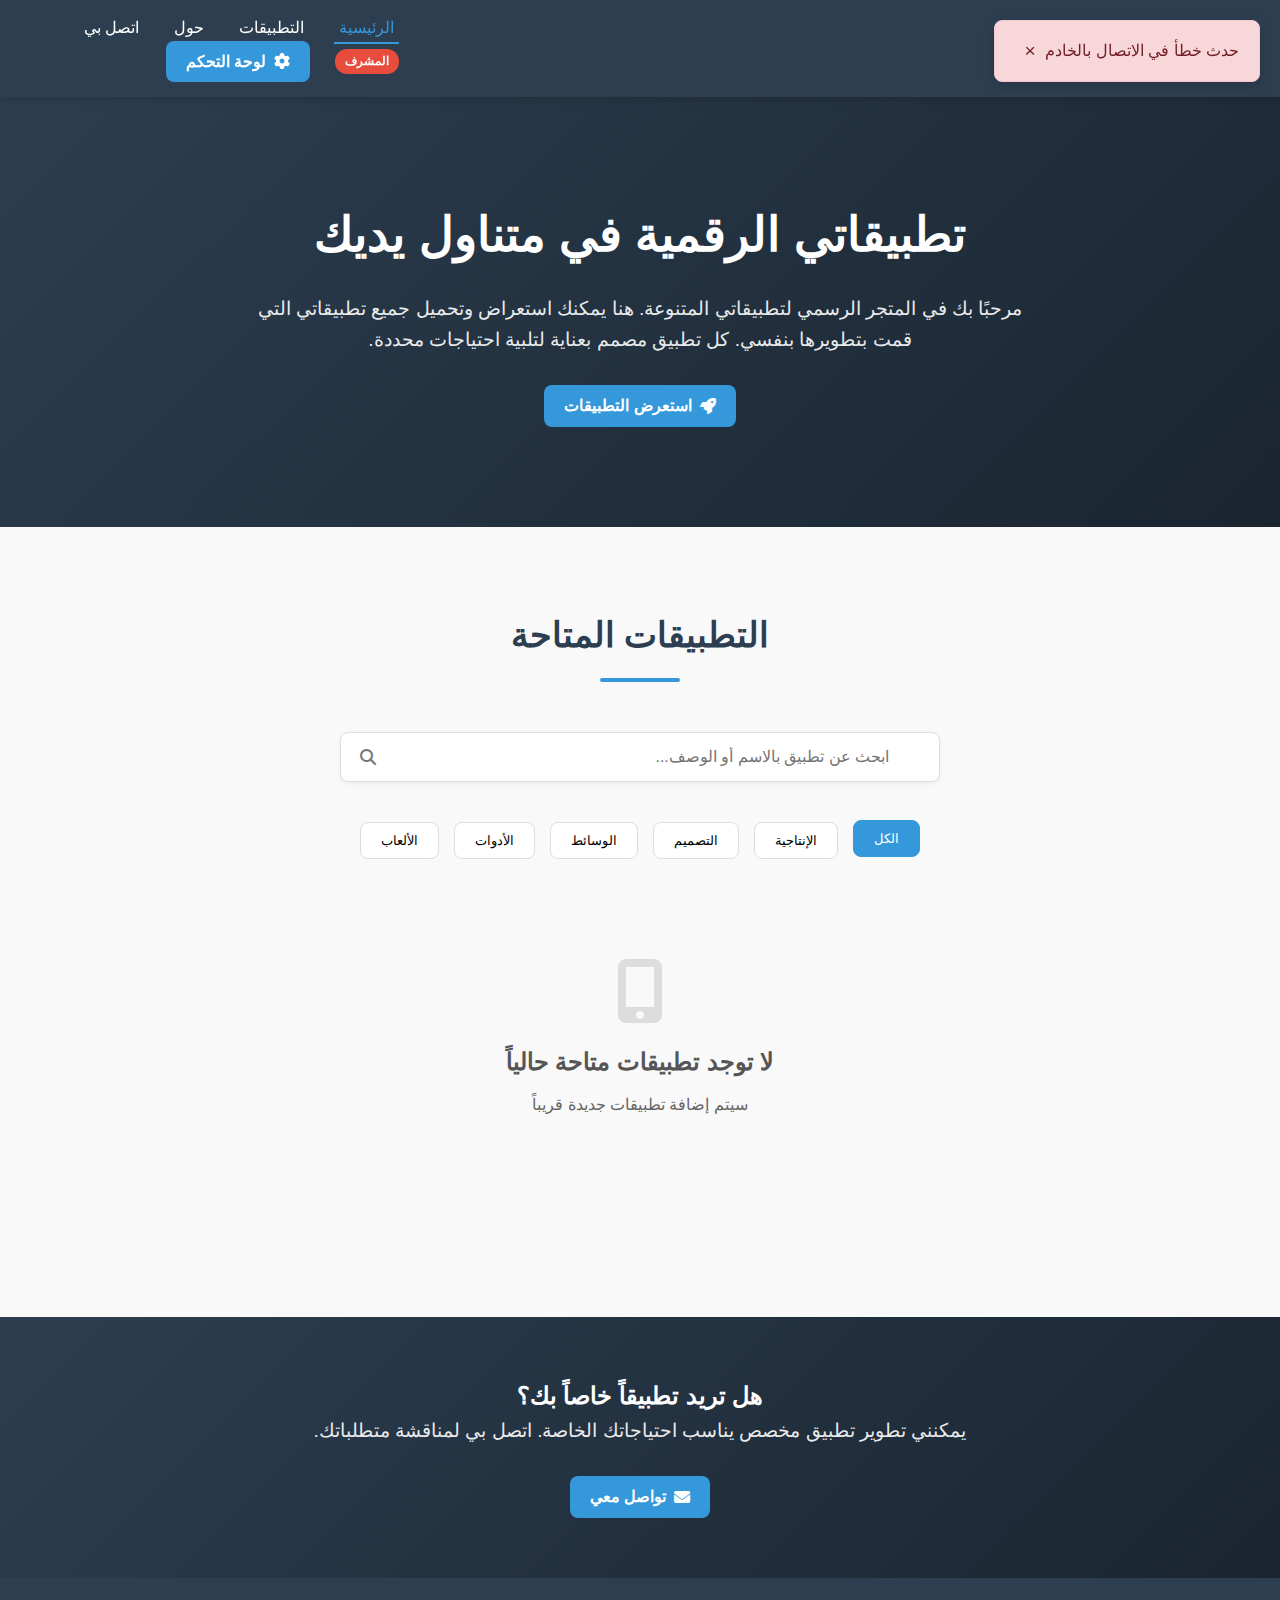
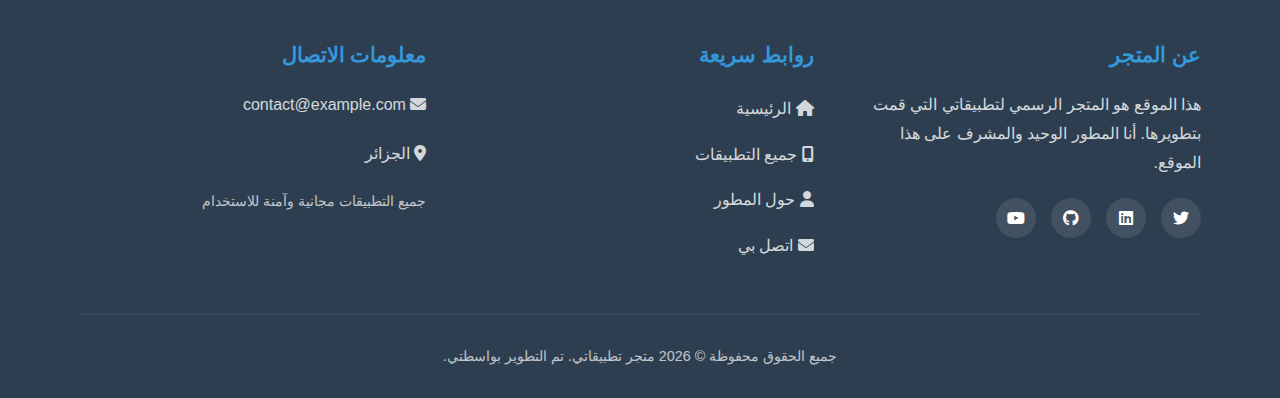
<file: index.html>
<!DOCTYPE html>
<html lang="ar" dir="rtl">
<head>
    <meta charset="UTF-8">
    <meta name="viewport" content="width=device-width, initial-scale=1.0">
    <title>متجر تطبيقاتي - موقع تطبيقاتي الشخصي</title>
    <link rel="stylesheet" href="https://cdnjs.cloudflare.com/ajax/libs/font-awesome/6.4.0/css/all.min.css">
    <link rel="icon" type="image/x-icon" href="https://cdn-icons-png.flaticon.com/512/2977/2977985.png">
    <style>
        * {
            margin: 0;
            padding: 0;
            box-sizing: border-box;
            font-family: 'Segoe UI', Tahoma, Geneva, Verdana, sans-serif;
        }
        
        :root {
            --primary-color: #2c3e50;
            --secondary-color: #3498db;
            --accent-color: #e74c3c;
            --light-color: #ecf0f1;
            --dark-color: #2c3e50;
            --success-color: #2ecc71;
            --shadow: 0 4px 6px rgba(0, 0, 0, 0.1);
            --radius: 8px;
        }
        
        body {
            background-color: #f9f9f9;
            color: #333;
            line-height: 1.6;
            min-height: 100vh;
            display: flex;
            flex-direction: column;
        }
        
        .page-content {
            flex: 1;
        }
        
        a {
            text-decoration: none;
            color: inherit;
        }
        
        .container {
            width: 90%;
            max-width: 1200px;
            margin: 0 auto;
            padding: 0 15px;
        }
        
        /* رأس الموقع */
        header {
            background-color: var(--primary-color);
            color: white;
            padding: 15px 0;
            box-shadow: var(--shadow);
            position: sticky;
            top: 0;
            z-index: 1000;
        }
        
        .header-container {
            display: flex;
            justify-content: space-between;
            align-items: center;
        }
        
        .logo {
            font-size: 1.8rem;
            font-weight: 700;
            display: flex;
            align-items: center;
            gap: 10px;
        }
        
        .logo i {
            color: var(--secondary-color);
        }
        
        nav ul {
            display: flex;
            list-style: none;
            gap: 25px;
        }
        
        nav ul li a {
            font-weight: 500;
            transition: color 0.3s;
            padding: 8px 5px;
            position: relative;
        }
        
        nav ul li a:hover {
            color: var(--secondary-color);
        }
        
        nav ul li a.active {
            color: var(--secondary-color);
        }
        
        nav ul li a.active::after {
            content: '';
            position: absolute;
            bottom: 0;
            right: 0;
            width: 100%;
            height: 2px;
            background-color: var(--secondary-color);
        }
        
        .auth-buttons {
            display: flex;
            gap: 15px;
            align-items: center;
        }
        
        .btn {
            padding: 8px 20px;
            border-radius: var(--radius);
            font-weight: 600;
            cursor: pointer;
            transition: all 0.3s ease;
            border: none;
            display: inline-flex;
            align-items: center;
            justify-content: center;
            gap: 8px;
        }
        
        .btn-primary {
            background-color: var(--secondary-color);
            color: white;
        }
        
        .btn-primary:hover {
            background-color: #2980b9;
            transform: translateY(-2px);
            box-shadow: 0 4px 8px rgba(0,0,0,0.2);
        }
        
        .btn-secondary {
            background-color: transparent;
            color: white;
            border: 2px solid white;
        }
        
        .btn-secondary:hover {
            background-color: rgba(255, 255, 255, 0.1);
        }
        
        .btn-danger {
            background-color: var(--accent-color);
            color: white;
        }
        
        .btn-success {
            background-color: var(--success-color);
            color: white;
        }
        
        /* المحتوى الرئيسي */
        .hero {
            background: linear-gradient(135deg, var(--primary-color), #1a2530);
            color: white;
            padding: 100px 0;
            text-align: center;
            position: relative;
            overflow: hidden;
        }
        
        .hero::before {
            content: '';
            position: absolute;
            top: 0;
            left: 0;
            right: 0;
            bottom: 0;
            background: url('https://images.unsplash.com/photo-1551650975-87deedd944c3?ixlib=rb-4.0.3&auto=format&fit=crop&w=1200&q=80') center/cover no-repeat;
            opacity: 0.1;
        }
        
        .hero h1 {
            font-size: 3rem;
            margin-bottom: 20px;
            position: relative;
        }
        
        .hero p {
            font-size: 1.2rem;
            max-width: 800px;
            margin: 0 auto 30px;
            opacity: 0.9;
            position: relative;
        }
        
        /* قسم التطبيقات */
        .apps-section {
            padding: 80px 0;
        }
        
        .section-title {
            text-align: center;
            margin-bottom: 50px;
            color: var(--primary-color);
            font-size: 2.2rem;
            position: relative;
        }
        
        .section-title:after {
            content: '';
            display: block;
            width: 80px;
            height: 4px;
            background-color: var(--secondary-color);
            margin: 15px auto;
            border-radius: 2px;
        }
        
        .apps-filter {
            display: flex;
            justify-content: center;
            gap: 15px;
            margin-bottom: 40px;
            flex-wrap: wrap;
        }
        
        .filter-btn {
            padding: 10px 20px;
            background-color: white;
            border: 1px solid #ddd;
            border-radius: var(--radius);
            cursor: pointer;
            transition: all 0.3s;
            font-weight: 500;
        }
        
        .filter-btn:hover, .filter-btn.active {
            background-color: var(--secondary-color);
            color: white;
            border-color: var(--secondary-color);
            transform: translateY(-2px);
        }
        
        .apps-grid {
            display: grid;
            grid-template-columns: repeat(auto-fill, minmax(300px, 1fr));
            gap: 30px;
        }
        
        .app-card {
            background-color: white;
            border-radius: var(--radius);
            overflow: hidden;
            box-shadow: var(--shadow);
            transition: transform 0.3s, box-shadow 0.3s;
        }
        
        .app-card:hover {
            transform: translateY(-10px);
            box-shadow: 0 12px 20px rgba(0, 0, 0, 0.15);
        }
        
        .app-image {
            height: 200px;
            overflow: hidden;
            background-color: #f5f5f5;
        }
        
        .app-image img {
            width: 100%;
            height: 100%;
            object-fit: cover;
            transition: transform 0.5s;
        }
        
        .app-card:hover .app-image img {
            transform: scale(1.05);
        }
        
        .app-info {
            padding: 20px;
        }
        
        .app-category {
            display: inline-block;
            background-color: #f1f8ff;
            color: var(--secondary-color);
            padding: 5px 12px;
            border-radius: 20px;
            font-size: 0.85rem;
            margin-bottom: 10px;
            font-weight: 600;
        }
        
        .app-title {
            font-size: 1.4rem;
            margin-bottom: 10px;
            color: var(--primary-color);
        }
        
        .app-description {
            color: #666;
            margin-bottom: 20px;
            min-height: 60px;
        }
        
        .app-meta {
            display: flex;
            justify-content: space-between;
            align-items: center;
            margin-top: 15px;
        }
        
        .app-version {
            color: #777;
            font-size: 0.9rem;
        }
        
        /* تذييل الصفحة */
        footer {
            background-color: var(--primary-color);
            color: white;
            padding: 60px 0 30px;
            margin-top: auto;
        }
        
        .footer-content {
            display: grid;
            grid-template-columns: repeat(auto-fit, minmax(250px, 1fr));
            gap: 40px;
            margin-bottom: 40px;
        }
        
        .footer-column h3 {
            font-size: 1.3rem;
            margin-bottom: 20px;
            color: var(--secondary-color);
        }
        
        .footer-column p {
            opacity: 0.8;
            margin-bottom: 20px;
            line-height: 1.8;
        }
        
        .social-links {
            display: flex;
            gap: 15px;
        }
        
        .social-links a {
            display: flex;
            align-items: center;
            justify-content: center;
            width: 40px;
            height: 40px;
            background-color: rgba(255, 255, 255, 0.1);
            border-radius: 50%;
            transition: all 0.3s;
        }
        
        .social-links a:hover {
            background-color: var(--secondary-color);
            transform: translateY(-3px);
        }
        
        .footer-links {
            list-style: none;
        }
        
        .footer-links li {
            margin-bottom: 10px;
        }
        
        .footer-links a {
            opacity: 0.8;
            transition: all 0.3s;
            display: block;
            padding: 5px 0;
        }
        
        .footer-links a:hover {
            opacity: 1;
            padding-right: 10px;
            color: var(--secondary-color);
        }
        
        .copyright {
            text-align: center;
            padding-top: 30px;
            border-top: 1px solid rgba(255, 255, 255, 0.1);
            opacity: 0.7;
            font-size: 0.9rem;
        }
        
        /* شريط البحث */
        .search-container {
            margin-bottom: 40px;
            position: relative;
            max-width: 600px;
            margin: 0 auto 40px;
        }
        
        .search-box {
            width: 100%;
            padding: 15px 20px;
            padding-right: 50px;
            border: 1px solid #ddd;
            border-radius: var(--radius);
            font-size: 1rem;
            box-shadow: 0 2px 5px rgba(0,0,0,0.05);
            transition: all 0.3s;
        }
        
        .search-box:focus {
            outline: none;
            border-color: var(--secondary-color);
            box-shadow: 0 0 0 3px rgba(52, 152, 219, 0.2);
        }
        
        .search-icon {
            position: absolute;
            left: 20px;
            top: 50%;
            transform: translateY(-50%);
            color: #777;
            pointer-events: none;
        }
        
        /* العلامة المائية للمشرف */
        .admin-badge {
            display: inline-block;
            background-color: var(--accent-color);
            color: white;
            padding: 3px 10px;
            border-radius: 12px;
            font-size: 0.75rem;
            font-weight: 600;
            margin-left: 10px;
        }
        
        /* زر القائمة المتنقلة */
        .menu-toggle {
            display: none;
            background: none;
            border: none;
            color: white;
            font-size: 1.5rem;
            cursor: pointer;
            padding: 5px;
        }
        
        @media (max-width: 768px) {
            .menu-toggle {
                display: block;
            }
            
            nav {
                width: 100%;
                display: none;
            }
            
            nav.active {
                display: block;
                margin-top: 20px;
            }
            
            nav ul {
                flex-direction: column;
                gap: 10px;
            }
            
            .auth-buttons {
                width: 100%;
                justify-content: center;
                margin-top: 15px;
            }
            
            .header-container {
                flex-wrap: wrap;
            }
            
            .hero h1 {
                font-size: 2.2rem;
            }
            
            .hero p {
                font-size: 1rem;
            }
            
            .apps-grid {
                grid-template-columns: 1fr;
            }
        }
        
        /* التنبيهات */
        .alert {
            padding: 15px 20px;
            border-radius: var(--radius);
            margin-bottom: 25px;
            display: flex;
            justify-content: space-between;
            align-items: center;
            animation: slideIn 0.3s ease;
        }
        
        @keyframes slideIn {
            from { transform: translateY(-20px); opacity: 0; }
            to { transform: translateY(0); opacity: 1; }
        }
        
        .alert-success {
            background-color: #d4edda;
            color: #155724;
            border: 1px solid #c3e6cb;
        }
        
        .alert-error {
            background-color: #f8d7da;
            color: #721c24;
            border: 1px solid #f5c6cb;
        }
        
        .close-alert {
            background: none;
            border: none;
            font-size: 1.2rem;
            cursor: pointer;
            color: inherit;
            padding: 0;
            width: 30px;
            height: 30px;
            display: flex;
            align-items: center;
            justify-content: center;
            border-radius: 50%;
        }
        
        .close-alert:hover {
            background-color: rgba(0,0,0,0.1);
        }
        
        /* لا توجد تطبيقات */
        .no-apps {
            text-align: center;
            padding: 60px 20px;
            color: #666;
        }
        
        .no-apps i {
            font-size: 4rem;
            margin-bottom: 20px;
            color: #ddd;
        }
        
        .no-apps h3 {
            font-size: 1.5rem;
            margin-bottom: 10px;
            color: #555;
        }
        
        /* شريط التقدم للتحميل */
        .download-progress {
            width: 100%;
            height: 10px;
            background-color: #f0f0f0;
            border-radius: 5px;
            overflow: hidden;
            margin-top: 15px;
            display: none;
        }
        
        .download-progress-bar {
            height: 100%;
            background-color: var(--success-color);
            width: 0%;
            transition: width 0.3s;
        }
        
        /* تأثيرات */
        .pulse {
            animation: pulse 2s infinite;
        }
        
        @keyframes pulse {
            0% { transform: scale(1); }
            50% { transform: scale(1.05); }
            100% { transform: scale(1); }
        }
        
        /* أزرار العودة */
        .back-btn {
            margin-bottom: 30px;
        }
        
        /* روابط التنقل بين الصفحات */
        .page-nav {
            display: flex;
            justify-content: center;
            gap: 10px;
            margin-top: 40px;
            flex-wrap: wrap;
        }
        
        .page-link {
            padding: 10px 20px;
            background-color: white;
            border: 1px solid #ddd;
            border-radius: var(--radius);
            transition: all 0.3s;
        }
        
        .page-link:hover {
            background-color: var(--secondary-color);
            color: white;
            border-color: var(--secondary-color);
        }
        
        .page-link.active {
            background-color: var(--secondary-color);
            color: white;
            border-color: var(--secondary-color);
        }
        
        /* عرض التحميل */
        .loading {
            text-align: center;
            padding: 40px;
            color: #666;
        }
        
        .loading i {
            font-size: 3rem;
            margin-bottom: 20px;
            color: #3498db;
            animation: spin 1s linear infinite;
        }
        
        @keyframes spin {
            to { transform: rotate(360deg); }
        }
    </style>
</head>
<body>
    <div class="page-content">
        <!-- رأس الموقع -->
        <header>
            <div class="container header-container">
                <button class="menu-toggle" id="menuToggle">
                    <i class="fas fa-bars"></i>
                </button>
                <div class="logo">
                    <i class="fas fa-mobile-alt"></i>
                    <span id="siteName">متجر تطبيقاتي</span>
                </div>
                <nav id="mainNav">
                    <ul>
                        <li><a href="index.html" class="active">الرئيسية</a></li>
                        <li><a href="apps.html">التطبيقات</a></li>
                        <li><a href="about.html">حول</a></li>
                        <li><a href="contact.html">اتصل بي</a></li>
                    </ul>
                    <div class="auth-buttons">
                        <span class="admin-badge">المشرف</span>
                        <a href="admin.html" class="btn btn-primary">
                            <i class="fas fa-cog"></i> لوحة التحكم
                        </a>
                    </div>
                </nav>
            </div>
        </header>

        <!-- قسم البطل -->
        <section class="hero">
            <div class="container">
                <h1 id="heroTitle">تطبيقاتي الرقمية في متناول يديك</h1>
                <p id="heroDescription">مرحبًا بك في المتجر الرسمي لتطبيقاتي المتنوعة. هنا يمكنك استعراض وتحميل جميع تطبيقاتي التي قمت بتطويرها بنفسي. كل تطبيق مصمم بعناية لتلبية احتياجات محددة.</p>
                <a href="#apps" class="btn btn-primary pulse">
                    <i class="fas fa-rocket"></i> استعرض التطبيقات
                </a>
            </div>
        </section>

        <!-- قسم التطبيقات -->
        <section class="apps-section" id="apps">
            <div class="container">
                <h2 class="section-title">التطبيقات المتاحة</h2>
                
                <div class="search-container">
                    <input type="text" class="search-box" id="searchBox" placeholder="ابحث عن تطبيق بالاسم أو الوصف...">
                    <i class="fas fa-search search-icon"></i>
                </div>
                
                <div class="apps-filter">
                    <button class="filter-btn active" data-filter="all">الكل</button>
                    <button class="filter-btn" data-filter="productivity">الإنتاجية</button>
                    <button class="filter-btn" data-filter="design">التصميم</button>
                    <button class="filter-btn" data-filter="multimedia">الوسائط</button>
                    <button class="filter-btn" data-filter="utility">الأدوات</button>
                    <button class="filter-btn" data-filter="games">الألعاب</button>
                </div>
                
                <div id="loadingApps" class="loading">
                    <i class="fas fa-spinner"></i>
                    <p>جاري تحميل التطبيقات...</p>
                </div>
                
                <div class="apps-grid" id="appsGrid" style="display: none;">
                    <!-- سيتم ملء التطبيقات ديناميكيًا بواسطة JavaScript -->
                </div>
                
                <div id="noApps" class="no-apps" style="display: none;">
                    <i class="fas fa-mobile-alt"></i>
                    <h3>لا توجد تطبيقات متاحة حالياً</h3>
                    <p>سيتم إضافة تطبيقات جديدة قريباً</p>
                </div>
                
                <!-- تنقل الصفحات -->
                <div class="page-nav" id="pagination" style="display: none;"></div>
            </div>
        </section>

        <!-- قسم دعوة للعمل -->
        <section class="hero" style="padding: 60px 0; margin-top: 60px;">
            <div class="container">
                <h2>هل تريد تطبيقاً خاصاً بك؟</h2>
                <p>يمكنني تطوير تطبيق مخصص يناسب احتياجاتك الخاصة. اتصل بي لمناقشة متطلباتك.</p>
                <a href="contact.html" class="btn btn-primary">
                    <i class="fas fa-envelope"></i> تواصل معي
                </a>
            </div>
        </section>
    </div>

    <!-- تذييل الصفحة -->
    <footer>
        <div class="container">
            <div class="footer-content">
                <div class="footer-column">
                    <h3 id="footerSiteName">عن المتجر</h3>
                    <p id="footerDescription">هذا الموقع هو المتجر الرسمي لتطبيقاتي التي قمت بتطويرها. أنا المطور الوحيد والمشرف على هذا الموقع.</p>
                    <div class="social-links">
                        <a href="#" title="تويتر"><i class="fab fa-twitter"></i></a>
                        <a href="#" title="لينكدإن"><i class="fab fa-linkedin"></i></a>
                        <a href="#" title="جيت هاب"><i class="fab fa-github"></i></a>
                        <a href="#" title="يوتيوب"><i class="fab fa-youtube"></i></a>
                    </div>
                </div>
                <div class="footer-column">
                    <h3>روابط سريعة</h3>
                    <ul class="footer-links">
                        <li><a href="index.html"><i class="fas fa-home"></i> الرئيسية</a></li>
                        <li><a href="apps.html"><i class="fas fa-mobile-alt"></i> جميع التطبيقات</a></li>
                        <li><a href="about.html"><i class="fas fa-user"></i> حول المطور</a></li>
                        <li><a href="contact.html"><i class="fas fa-envelope"></i> اتصل بي</a></li>
                    </ul>
                </div>
                <div class="footer-column">
                    <h3>معلومات الاتصال</h3>
                    <p><i class="fas fa-envelope"></i> <span id="footerEmail">contact@example.com</span></p>
                    <p><i class="fas fa-map-marker-alt"></i> الجزائر</p>
                    <p style="margin-top: 15px; font-size: 0.9rem; opacity: 0.7;">
                        جميع التطبيقات مجانية وآمنة للاستخدام
                    </p>
                </div>
            </div>
            <div class="copyright">
                <p>جميع الحقوق محفوظة &copy; <span id="currentYear"></span> <span id="copyrightSiteName">متجر تطبيقاتي</span>. تم التطوير بواسطتي.</p>
            </div>
        </div>
    </footer>

    <!-- نموذج تفاصيل التطبيق -->
    <div id="appDetailModal" style="display: none; position: fixed; top: 0; left: 0; width: 100%; height: 100%; background-color: rgba(0,0,0,0.8); z-index: 2000; overflow-y: auto; padding: 20px;">
        <div class="container" style="max-width: 900px;">
            <div style="background-color: white; border-radius: var(--radius); padding: 40px; position: relative;">
                <button id="closeDetailModal" style="position: absolute; left: 20px; top: 20px; background: none; border: none; font-size: 1.5rem; cursor: pointer; color: #777; width: 40px; height: 40px; display: flex; align-items: center; justify-content: center; border-radius: 50%;">
                    <i class="fas fa-times"></i>
                </button>
                <div id="appDetailContent">
                    <!-- سيتم ملء محتوى تفاصيل التطبيق هنا -->
                </div>
            </div>
        </div>
    </div>

    <script>
        // API URL
        const API_URL = 'api_apps.php';
        
        // حالات التطبيق
        let apps = [];
        let currentFilter = 'all';
        let currentPage = 1;
        let totalPages = 1;
        let searchQuery = '';
        
        // تهيئة الموقع عند تحميل الصفحة
        document.addEventListener('DOMContentLoaded', function() {
            initSite();
        });
        
        // تهيئة الموقع
        async function initSite() {
            // تحميل إعدادات الموقع أولاً
            await loadSiteSettings();
            
            // ثم تحميل التطبيقات
            await loadApps();
            
            // إعداد مستمعي الأحداث
            setupEventListeners();
            
            // تحديث السنة
            updateYear();
        }
        
        // تحميل إعدادات الموقع
        async function loadSiteSettings() {
            try {
                const response = await fetch('api_settings.php?action=get_site_info');
                const data = await response.json();
                
                if (data.success) {
                    const settings = data.data;
                    
                    // تحديث محتوى الموقع
                    document.getElementById('siteName').textContent = settings.site_name;
                    document.getElementById('heroTitle').textContent = `مرحباً بك في ${settings.site_name}`;
                    document.getElementById('heroDescription').textContent = settings.site_description;
                    document.getElementById('footerSiteName').textContent = `عن ${settings.site_name}`;
                    document.getElementById('footerDescription').textContent = settings.site_description;
                    document.getElementById('copyrightSiteName').textContent = settings.site_name;
                    
                    if (settings.contact_email) {
                        document.getElementById('footerEmail').textContent = settings.contact_email;
                    }
                }
            } catch (error) {
                console.error('خطأ في تحميل إعدادات الموقع:', error);
            }
        }
        
        // تحميل التطبيقات
        async function loadApps(page = 1) {
            try {
                // إظهار مؤشر التحميل
                document.getElementById('loadingApps').style.display = 'block';
                document.getElementById('appsGrid').style.display = 'none';
                document.getElementById('noApps').style.display = 'none';
                document.getElementById('pagination').style.display = 'none';
                
                // بناء رابط API
                let url = `${API_URL}?action=get_all&page=${page}&limit=12`;
                
                if (currentFilter !== 'all') {
                    url += `&category=${currentFilter}`;
                }
                
                if (searchQuery) {
                    url += `&search=${encodeURIComponent(searchQuery)}`;
                }
                
                const response = await fetch(url);
                const data = await response.json();
                
                if (data.success) {
                    apps = data.data.apps;
                    currentPage = data.data.page;
                    totalPages = data.data.pages;
                    
                    if (apps.length > 0) {
                        renderApps();
                        renderPagination();
                        
                        document.getElementById('appsGrid').style.display = 'grid';
                        document.getElementById('pagination').style.display = 'flex';
                        document.getElementById('noApps').style.display = 'none';
                    } else {
                        document.getElementById('appsGrid').style.display = 'none';
                        document.getElementById('pagination').style.display = 'none';
                        document.getElementById('noApps').style.display = 'block';
                    }
                } else {
                    showNotification('حدث خطأ في تحميل التطبيقات', 'error');
                    document.getElementById('noApps').style.display = 'block';
                }
                
                document.getElementById('loadingApps').style.display = 'none';
                
            } catch (error) {
                console.error('خطأ في تحميل التطبيقات:', error);
                showNotification('حدث خطأ في الاتصال بالخادم', 'error');
                document.getElementById('loadingApps').style.display = 'none';
                document.getElementById('noApps').style.display = 'block';
            }
        }
        
        // عرض التطبيقات
        function renderApps() {
            const appsGrid = document.getElementById('appsGrid');
            appsGrid.innerHTML = '';
            
            apps.forEach(app => {
                const appCard = createAppCard(app);
                appsGrid.appendChild(appCard);
            });
        }
        
        // إنشاء بطاقة تطبيق
        function createAppCard(app) {
            const card = document.createElement('div');
            card.className = 'app-card';
            card.setAttribute('data-id', app.id);
            card.setAttribute('data-category', app.category);
            
            // تحويل اسم الفئة إلى نص عربي
            let categoryText = '';
            switch(app.category) {
                case 'productivity': categoryText = 'الإنتاجية'; break;
                case 'design': categoryText = 'التصميم'; break;
                case 'multimedia': categoryText = 'الوسائط'; break;
                case 'utility': categoryText = 'الأدوات'; break;
                case 'games': categoryText = 'الألعاب'; break;
                default: categoryText = app.category;
            }
            
            // تقليل النص إذا كان طويلاً
            let shortDescription = app.description;
            if (shortDescription.length > 100) {
                shortDescription = shortDescription.substring(0, 100) + '...';
            }
            
            // إنشاء النجوم للتقييم
            const stars = getStarRating(app.rating || 4.5);
            
            card.innerHTML = `
                <div class="app-image">
                    <img src="${app.image_url || 'https://images.unsplash.com/photo-1551650975-87deedd944c3?ixlib=rb-4.0.3&auto=format&fit=crop&w=600&q=80'}" alt="${app.name}" loading="lazy">
                </div>
                <div class="app-info">
                    <span class="app-category">${categoryText}</span>
                    <h3 class="app-title">${app.name}</h3>
                    <p class="app-description">${shortDescription}</p>
                    <div class="app-meta">
                        <div>
                            <span class="app-version">الإصدار ${app.version}</span>
                            <div style="margin-top: 5px; color: #f39c12;">
                                ${stars}
                            </div>
                        </div>
                        <button class="btn btn-primary view-details-btn" data-id="${app.id}">
                            <i class="fas fa-info-circle"></i> التفاصيل
                        </button>
                    </div>
                </div>
            `;
            
            return card;
        }
        
        // إنشاء التنقل بين الصفحات
        function renderPagination() {
            const pagination = document.getElementById('pagination');
            pagination.innerHTML = '';
            
            if (totalPages <= 1) return;
            
            // زر الصفحة السابقة
            if (currentPage > 1) {
                const prevBtn = document.createElement('a');
                prevBtn.href = '#';
                prevBtn.className = 'page-link';
                prevBtn.innerHTML = '<i class="fas fa-chevron-right"></i> السابق';
                prevBtn.addEventListener('click', (e) => {
                    e.preventDefault();
                    loadApps(currentPage - 1);
                    window.scrollTo({ top: 600, behavior: 'smooth' });
                });
                pagination.appendChild(prevBtn);
            }
            
            // أرقام الصفحات
            for (let i = 1; i <= totalPages; i++) {
                if (i === 1 || i === totalPages || (i >= currentPage - 2 && i <= currentPage + 2)) {
                    const pageBtn = document.createElement('a');
                    pageBtn.href = '#';
                    pageBtn.className = `page-link ${i === currentPage ? 'active' : ''}`;
                    pageBtn.textContent = i;
                    pageBtn.addEventListener('click', (e) => {
                        e.preventDefault();
                        if (i !== currentPage) {
                            loadApps(i);
                            window.scrollTo({ top: 600, behavior: 'smooth' });
                        }
                    });
                    pagination.appendChild(pageBtn);
                } else if (i === currentPage - 3 || i === currentPage + 3) {
                    const ellipsis = document.createElement('span');
                    ellipsis.textContent = '...';
                    ellipsis.style.padding = '10px 5px';
                    pagination.appendChild(ellipsis);
                }
            }
            
            // زر الصفحة التالية
            if (currentPage < totalPages) {
                const nextBtn = document.createElement('a');
                nextBtn.href = '#';
                nextBtn.className = 'page-link';
                nextBtn.innerHTML = 'التالي <i class="fas fa-chevron-left"></i>';
                nextBtn.addEventListener('click', (e) => {
                    e.preventDefault();
                    loadApps(currentPage + 1);
                    window.scrollTo({ top: 600, behavior: 'smooth' });
                });
                pagination.appendChild(nextBtn);
            }
        }
        
        // عرض النجوم للتقييم
        function getStarRating(rating) {
            let stars = '';
            const fullStars = Math.floor(rating);
            const hasHalfStar = rating % 1 >= 0.5;
            
            for (let i = 0; i < fullStars; i++) {
                stars += '<i class="fas fa-star"></i>';
            }
            
            if (hasHalfStar) {
                stars += '<i class="fas fa-star-half-alt"></i>';
            }
            
            const emptyStars = 5 - fullStars - (hasHalfStar ? 1 : 0);
            for (let i = 0; i < emptyStars; i++) {
                stars += '<i class="far fa-star"></i>';
            }
            
            return stars + ` <small>(${rating})</small>`;
        }
        
        // إعداد مستمعي الأحداث
        function setupEventListeners() {
            // زر القائمة المتنقلة
            const menuToggle = document.getElementById('menuToggle');
            const mainNav = document.getElementById('mainNav');
            
            if (menuToggle && mainNav) {
                menuToggle.addEventListener('click', function() {
                    mainNav.classList.toggle('active');
                });
            }
            
            // إغلاق القائمة عند النقر على رابط
            document.querySelectorAll('nav a').forEach(link => {
                link.addEventListener('click', function() {
                    if (window.innerWidth <= 768) {
                        mainNav.classList.remove('active');
                    }
                });
            });
            
            // أزرار التصفية
            const filterButtons = document.querySelectorAll('.filter-btn');
            filterButtons.forEach(button => {
                button.addEventListener('click', function() {
                    // إزالة النشاط من جميع الأزرار
                    filterButtons.forEach(btn => btn.classList.remove('active'));
                    // إضافة النشاط للزر المضغوط
                    this.classList.add('active');
                    // تحديث التصفية
                    currentFilter = this.getAttribute('data-filter');
                    currentPage = 1;
                    loadApps(currentPage);
                });
            });
            
            // البحث
            const searchBox = document.getElementById('searchBox');
            let searchTimeout;
            
            if (searchBox) {
                searchBox.addEventListener('input', function() {
                    clearTimeout(searchTimeout);
                    searchTimeout = setTimeout(() => {
                        searchQuery = this.value.trim();
                        currentPage = 1;
                        loadApps(currentPage);
                    }, 500);
                });
            }
            
            // النقر على أزرار التفاصيل (يتم التعامل معها عبر event delegation)
        }
        
        // التعامل مع النقر على أزرار التفاصيل (Event Delegation)
        document.addEventListener('click', function(event) {
            // زر التفاصيل
            if (event.target.closest('.view-details-btn')) {
                const button = event.target.closest('.view-details-btn');
                const appId = parseInt(button.getAttribute('data-id'));
                showAppDetails(appId);
            }
            
            // إغلاق نافذة التفاصيل
            if (event.target.id === 'closeDetailModal' || event.target.closest('#closeDetailModal')) {
                closeAppDetails();
            }
        });
        
        // عرض تفاصيل التطبيق
        async function showAppDetails(appId) {
            try {
                const response = await fetch(`${API_URL}?action=get_by_id&id=${appId}`);
                const data = await response.json();
                
                if (data.success) {
                    const app = data.data;
                    renderAppDetails(app);
                } else {
                    showNotification('حدث خطأ في تحميل تفاصيل التطبيق', 'error');
                }
            } catch (error) {
                console.error('خطأ في تحميل تفاصيل التطبيق:', error);
                showNotification('حدث خطأ في الاتصال بالخادم', 'error');
            }
        }
        
        // عرض تفاصيل التطبيق في النافذة
        function renderAppDetails(app) {
            const modalContent = document.getElementById('appDetailContent');
            
            // تحويل اسم الفئة إلى نص عربي
            let categoryText = '';
            switch(app.category) {
                case 'productivity': categoryText = 'الإنتاجية'; break;
                case 'design': categoryText = 'التصميم'; break;
                case 'multimedia': categoryText = 'الوسائط'; break;
                case 'utility': categoryText = 'الأدوات'; break;
                case 'games': categoryText = 'الألعاب'; break;
                default: categoryText = app.category;
            }
            
            // تحويل نوع الرخصة إلى نص عربي
            let licenseText = '';
            switch(app.license_type) {
                case 'free': licenseText = 'مجاني'; break;
                case 'paid': licenseText = 'مدفوع'; break;
                case 'trial': licenseText = 'نسخة تجريبية'; break;
                case 'opensource': licenseText = 'مفتوح المصدر'; break;
                default: licenseText = app.license_type || 'مجاني';
            }
            
            modalContent.innerHTML = `
                <div class="app-detail-container" style="display: grid; grid-template-columns: 1fr 1fr; gap: 40px;">
                    <div class="app-detail-image">
                        <img src="${app.image_url || 'https://images.unsplash.com/photo-1551650975-87deedd944c3?ixlib=rb-4.0.3&auto=format&fit=crop&w=600&q=80'}" alt="${app.name}" style="width: 100%; border-radius: var(--radius);">
                    </div>
                    <div class="app-detail-info">
                        <h1 style="font-size: 2.2rem; margin-bottom: 15px; color: var(--primary-color);">${app.name}</h1>
                        <div style="display: flex; gap: 20px; margin-bottom: 25px; flex-wrap: wrap;">
                            <div style="display: flex; align-items: center; gap: 8px; color: #666;">
                                <i class="fas fa-tag" style="color: var(--secondary-color);"></i>
                                <span>${categoryText}</span>
                            </div>
                            <div style="display: flex; align-items: center; gap: 8px; color: #666;">
                                <i class="fas fa-code-branch" style="color: var(--secondary-color);"></i>
                                <span>الإصدار ${app.version}</span>
                            </div>
                            <div style="display: flex; align-items: center; gap: 8px; color: #666;">
                                <i class="fas fa-hdd" style="color: var(--secondary-color);"></i>
                                <span>${app.size_mb} ميجابايت</span>
                            </div>
                            <div style="display: flex; align-items: center; gap: 8px; color: #666;">
                                <i class="fas fa-download" style="color: var(--secondary-color);"></i>
                                <span>${app.downloads || 0} تحميل</span>
                            </div>
                        </div>
                        <div style="margin-bottom: 20px; color: #f39c12; font-size: 1.2rem;">
                            ${getStarRating(app.rating || 4.5)}
                        </div>
                        <div style="margin-bottom: 30px; line-height: 1.8;">
                            <h3 style="margin-bottom: 10px; color: var(--primary-color);">عن التطبيق</h3>
                            <p>${app.description}</p>
                        </div>
                        <div style="background-color: #f8f9fa; padding: 20px; border-radius: var(--radius); margin-bottom: 30px;">
                            <h3 style="margin-bottom: 10px; color: var(--primary-color);">معلومات التطبيق</h3>
                            <p><i class="fas fa-user-tie" style="color: var(--secondary-color); margin-left: 5px;"></i> المطور: ${app.developer || 'غير معروف'}</p>
                            <p><i class="fas fa-check-circle" style="color: var(--success-color); margin-left: 5px;"></i> المتطلبات: ${app.os_requirements || 'Windows 7 أو أحدث'}</p>
                            <p><i class="fas fa-balance-scale" style="color: var(--secondary-color); margin-left: 5px;"></i> نوع الرخصة: ${licenseText}</p>
                            ${app.website_url ? `<p><i class="fas fa-globe" style="color: var(--secondary-color); margin-left: 5px;"></i> الموقع: <a href="${app.website_url}" target="_blank">${app.website_url}</a></p>` : ''}
                            ${app.whats_new ? `<p style="margin-top: 10px;"><i class="fas fa-bullhorn" style="color: var(--accent-color); margin-left: 5px;"></i> ما الجديد: ${app.whats_new}</p>` : ''}
                        </div>
                        <div style="background-color: white; padding: 25px; border-radius: var(--radius); box-shadow: var(--shadow);">
                            <h3 style="margin-bottom: 20px; color: var(--primary-color);">تحميل التطبيق</h3>
                            <div style="display: flex; justify-content: space-between; align-items: center; margin-bottom: 20px; flex-wrap: wrap; gap: 15px;">
                                <div style="background-color: #f8f9fa; padding: 10px 15px; border-radius: var(--radius); font-weight: 600;">
                                    <i class="fas fa-file-archive"></i>
                                    حجم الملف: ${app.size_mb} ميجابايت
                                </div>
                                <div style="background-color: #f8f9fa; padding: 10px 15px; border-radius: var(--radius); font-weight: 600;">
                                    <i class="fas fa-download"></i>
                                    ${app.downloads || 0} تحميل
                                </div>
                            </div>
                            <button class="btn btn-success" id="downloadAppBtn" style="padding: 15px 30px; font-size: 1.1rem; width: 100%;" data-id="${app.id}">
                                <i class="fas fa-download"></i> تحميل التطبيق الآن
                            </button>
                            <div class="download-progress" id="downloadProgress">
                                <div class="download-progress-bar" id="downloadProgressBar"></div>
                            </div>
                        </div>
                    </div>
                </div>
            `;
            
            // إظهار النافذة
            const modal = document.getElementById('appDetailModal');
            modal.style.display = 'block';
            document.body.style.overflow = 'hidden';
            
            // إضافة حدث النقر على زر التحميل
            const downloadBtn = document.getElementById('downloadAppBtn');
            if (downloadBtn) {
                downloadBtn.addEventListener('click', function() {
                    downloadApp(app.id, app.name);
                });
            }
        }
        
        // إغلاق تفاصيل التطبيق
        function closeAppDetails() {
            const modal = document.getElementById('appDetailModal');
            modal.style.display = 'none';
            document.body.style.overflow = 'auto';
        }
        
        // تحميل التطبيق
        async function downloadApp(appId, appName) {
            try {
                const downloadBtn = document.getElementById('downloadAppBtn');
                const progressBar = document.getElementById('downloadProgressBar');
                const progressContainer = document.getElementById('downloadProgress');
                
                // تعطيل الزر وإظهار التقدم
                downloadBtn.disabled = true;
                downloadBtn.innerHTML = '<i class="fas fa-spinner fa-spin"></i> جاري التحميل...';
                progressContainer.style.display = 'block';
                progressBar.style.width = '0%';
                
                // محاكاة شريط التقدم
                let progress = 0;
                const progressInterval = setInterval(() => {
                    progress += 10;
                    progressBar.style.width = progress + '%';
                    
                    if (progress >= 90) {
                        clearInterval(progressInterval);
                    }
                }, 200);
                
                // طلب رابط التحميل من API
                const response = await fetch(`${API_URL}?action=download&id=${appId}`);
                const data = await response.json();
                
                clearInterval(progressInterval);
                progressBar.style.width = '100%';
                
                if (data.success) {
                    // تحميل الملف في نافذة جديدة
                    setTimeout(() => {
                        window.open(data.data.download_url, '_blank');
                        
                        // إعادة تعيين الزر وإخفاء التقدم
                        setTimeout(() => {
                            downloadBtn.disabled = false;
                            downloadBtn.innerHTML = '<i class="fas fa-download"></i> تم التحميل - إعادة التحميل';
                            progressContainer.style.display = 'none';
                            showNotification(`تم تحميل "${appName}" بنجاح!`, 'success');
                        }, 1000);
                    }, 500);
                } else {
                    showNotification('حدث خطأ في تحميل التطبيق', 'error');
                    downloadBtn.disabled = false;
                    downloadBtn.innerHTML = '<i class="fas fa-download"></i> حاول مرة أخرى';
                    progressContainer.style.display = 'none';
                }
                
            } catch (error) {
                console.error('خطأ في تحميل التطبيق:', error);
                showNotification('حدث خطأ في الاتصال بالخادم', 'error');
            }
        }
        
        // تحديث سنة حقوق النشر
        function updateYear() {
            const yearElement = document.getElementById('currentYear');
            if (yearElement) {
                yearElement.textContent = new Date().getFullYear();
            }
        }
        
        // عرض إشعار
        function showNotification(message, type = 'info') {
            // إنشاء عنصر الإشعار
            const notification = document.createElement('div');
            notification.className = `alert alert-${type === 'success' ? 'success' : 'error'}`;
            notification.innerHTML = `
                <span>${message}</span>
                <button class="close-alert">&times;</button>
            `;
            
            notification.style.position = 'fixed';
            notification.style.top = '20px';
            notification.style.right = '20px';
            notification.style.zIndex = '9999';
            notification.style.maxWidth = '400px';
            notification.style.boxShadow = '0 4px 12px rgba(0,0,0,0.15)';
            
            // إضافة إلى الصفحة
            document.body.appendChild(notification);
            
            // إغلاق الإشعار عند النقر على الزر
            notification.querySelector('.close-alert').addEventListener('click', function() {
                notification.style.opacity = '0';
                notification.style.transform = 'translateX(100%)';
                setTimeout(() => {
                    if (notification.parentNode) {
                        document.body.removeChild(notification);
                    }
                }, 300);
            });
            
            // إغلاق تلقائي بعد 5 ثوان
            setTimeout(() => {
                if (notification.parentNode) {
                    notification.style.opacity = '0';
                    notification.style.transform = 'translateX(100%)';
                    setTimeout(() => {
                        if (notification.parentNode) {
                            document.body.removeChild(notification);
                        }
                    }, 300);
                }
            }, 5000);
        }
        
        // التنقل السلس للروابط
        document.querySelectorAll('a[href^="#"]').forEach(anchor => {
            anchor.addEventListener('click', function(e) {
                e.preventDefault();
                const targetId = this.getAttribute('href');
                if (targetId === '#') return;
                
                const targetElement = document.querySelector(targetId);
                if (targetElement) {
                    window.scrollTo({
                        top: targetElement.offsetTop - 80,
                        behavior: 'smooth'
                    });
                }
            });
        });
    </script>
</body>
</html>
</file>
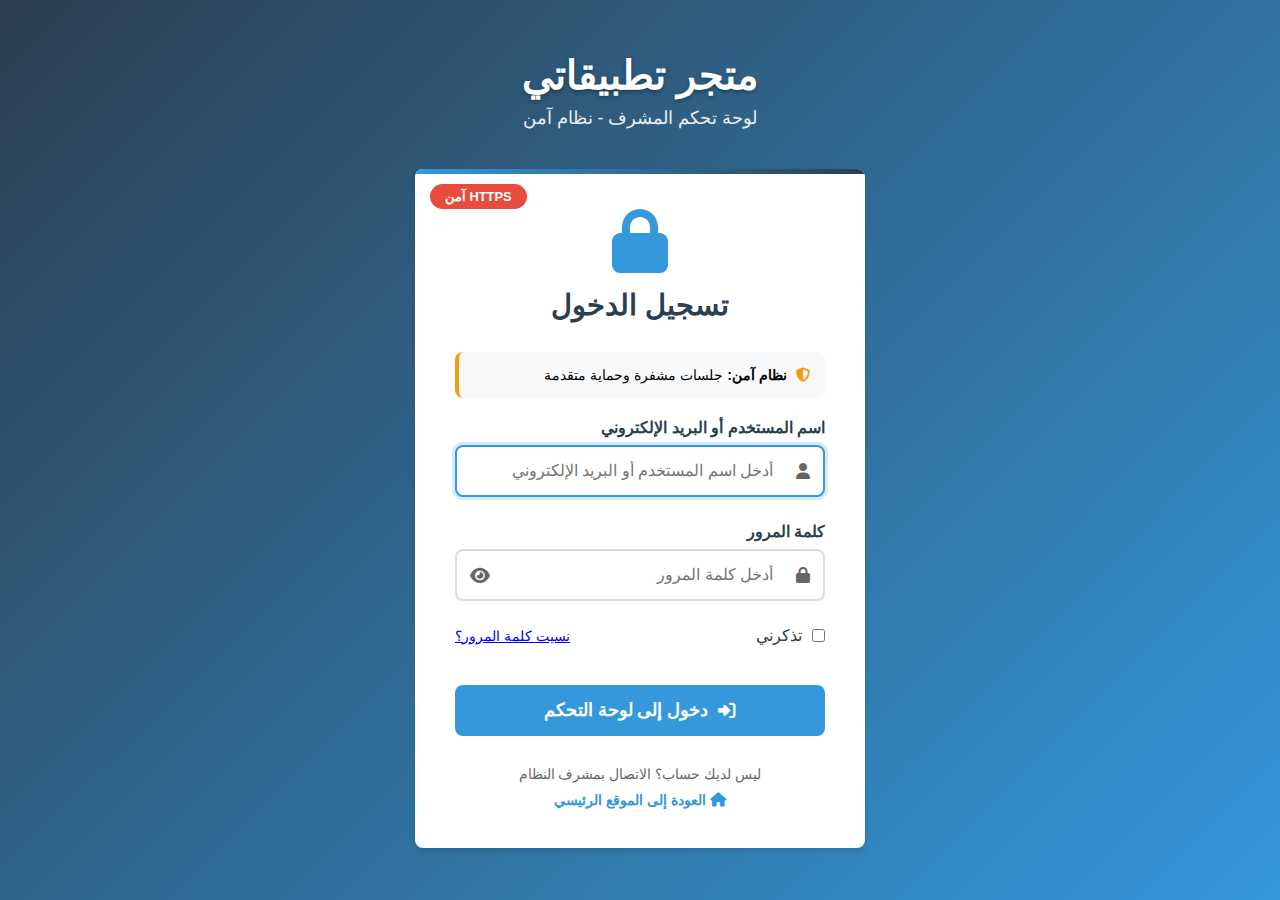
<file: admin.html>
<!DOCTYPE html>
<html lang="ar" dir="rtl">
<head>
    <meta charset="UTF-8">
    <meta name="viewport" content="width=device-width, initial-scale=1.0">
    <title>لوحة التحكم - متجر برامجي</title>
    <link rel="stylesheet" href="https://cdnjs.cloudflare.com/ajax/libs/font-awesome/6.4.0/css/all.min.css">
    <link rel="icon" type="image/x-icon" href="https://cdn-icons-png.flaticon.com/512/2977/2977985.png">
    <style>
        /* النظام الأساسي */
        :root {
            --primary-color: #2c3e50;
            --secondary-color: #3498db;
            --accent-color: #e74c3c;
            --success-color: #2ecc71;
            --warning-color: #f39c12;
            --info-color: #17a2b8;
            --radius: 10px;
            --shadow: 0 4px 6px rgba(0, 0, 0, 0.1);
            --shadow-lg: 0 10px 20px rgba(0, 0, 0, 0.15);
        }
        
        * {
            margin: 0;
            padding: 0;
            box-sizing: border-box;
            font-family: 'Segoe UI', Tahoma, Geneva, Verdana, sans-serif;
        }
        
        body {
            background: #f5f7fa;
            color: #333;
            line-height: 1.6;
            min-height: 100vh;
        }
        
        .d-none {
            display: none !important;
        }
        
        .container {
            width: 95%;
            max-width: 1400px;
            margin: 0 auto;
            padding: 0 15px;
        }
        
        /* رأس الموقع */
        header {
            background: linear-gradient(135deg, var(--primary-color), #1a2530);
            color: white;
            padding: 15px 0;
            box-shadow: var(--shadow);
            position: sticky;
            top: 0;
            z-index: 1000;
        }
        
        .header-container {
            display: flex;
            justify-content: space-between;
            align-items: center;
        }
        
        .logo {
            font-size: 1.8rem;
            font-weight: 700;
            display: flex;
            align-items: center;
            gap: 10px;
        }
        
        .logo i {
            color: var(--secondary-color);
        }
        
        nav ul {
            display: flex;
            list-style: none;
            gap: 25px;
        }
        
        nav ul li a {
            font-weight: 500;
            transition: all 0.3s;
            padding: 8px 12px;
            border-radius: var(--radius);
        }
        
        nav ul li a:hover {
            background: rgba(255, 255, 255, 0.1);
        }
        
        nav ul li a.active {
            background: rgba(52, 152, 219, 0.2);
            color: var(--secondary-color);
        }
        
        .auth-buttons {
            display: flex;
            gap: 15px;
            align-items: center;
        }
        
        .btn {
            padding: 10px 25px;
            border-radius: var(--radius);
            font-weight: 600;
            cursor: pointer;
            transition: all 0.3s ease;
            border: none;
            display: inline-flex;
            align-items: center;
            justify-content: center;
            gap: 8px;
            font-size: 0.95rem;
        }
        
        .btn-primary {
            background: linear-gradient(135deg, var(--secondary-color), #2980b9);
            color: white;
        }
        
        .btn-primary:hover {
            transform: translateY(-2px);
            box-shadow: var(--shadow);
        }
        
        .btn-secondary {
            background: transparent;
            color: white;
            border: 2px solid rgba(255, 255, 255, 0.3);
        }
        
        .btn-secondary:hover {
            background: rgba(255, 255, 255, 0.1);
        }
        
        .btn-danger {
            background: linear-gradient(135deg, var(--accent-color), #c0392b);
            color: white;
        }
        
        .btn-success {
            background: linear-gradient(135deg, var(--success-color), #27ae60);
            color: white;
        }
        
        .btn-warning {
            background: linear-gradient(135deg, var(--warning-color), #d35400);
            color: white;
        }
        
        /* لوحة التحكم */
        .admin-panel {
            padding: 40px 0;
            min-height: calc(100vh - 200px);
        }
        
        .admin-header {
            display: flex;
            justify-content: space-between;
            align-items: center;
            margin-bottom: 40px;
            flex-wrap: wrap;
            gap: 20px;
        }
        
        .admin-header h1 {
            color: var(--primary-color);
            font-size: 2.2rem;
            background: linear-gradient(135deg, var(--primary-color), var(--secondary-color));
            -webkit-background-clip: text;
            -webkit-text-fill-color: transparent;
        }
        
        .admin-actions {
            display: flex;
            gap: 15px;
            flex-wrap: wrap;
        }
        
        .admin-container {
            display: grid;
            grid-template-columns: 280px 1fr;
            gap: 30px;
        }
        
        @media (max-width: 1200px) {
            .admin-container {
                grid-template-columns: 1fr;
            }
        }
        
        /* الشريط الجانبي */
        .admin-sidebar {
            background: white;
            border-radius: var(--radius);
            box-shadow: var(--shadow);
            padding: 25px;
            height: fit-content;
            position: sticky;
            top: 120px;
        }
        
        .admin-menu {
            list-style: none;
        }
        
        .admin-menu li {
            margin-bottom: 8px;
        }
        
        .admin-menu a {
            display: flex;
            align-items: center;
            padding: 15px 20px;
            border-radius: var(--radius);
            transition: all 0.3s;
            color: #555;
            font-weight: 500;
        }
        
        .admin-menu a:hover, .admin-menu a.active {
            background: linear-gradient(90deg, rgba(52, 152, 219, 0.1), transparent);
            color: var(--secondary-color);
        }
        
        .admin-menu i {
            width: 24px;
            margin-left: 15px;
            font-size: 1.2rem;
        }
        
        /* المحتوى الرئيسي */
        .admin-content {
            background: white;
            border-radius: var(--radius);
            box-shadow: var(--shadow);
            padding: 35px;
            min-height: 500px;
        }
        
        .admin-section {
            display: none;
            animation: fadeIn 0.3s ease;
        }
        
        @keyframes fadeIn {
            from { opacity: 0; transform: translateY(10px); }
            to { opacity: 1; transform: translateY(0); }
        }
        
        .admin-section.active {
            display: block;
        }
        
        .admin-section h2 {
            color: var(--primary-color);
            margin-bottom: 30px;
            padding-bottom: 20px;
            border-bottom: 2px solid #f0f0f0;
            font-size: 1.8rem;
        }
        
        /* الإحصائيات */
        .stats-container {
            display: grid;
            grid-template-columns: repeat(auto-fit, minmax(220px, 1fr));
            gap: 25px;
            margin-top: 30px;
        }
        
        .stat-card {
            background: linear-gradient(135deg, var(--secondary-color), var(--primary-color));
            color: white;
            padding: 30px;
            border-radius: var(--radius);
            text-align: center;
            transition: all 0.3s;
            box-shadow: var(--shadow);
            position: relative;
            overflow: hidden;
        }
        
        .stat-card:hover {
            transform: translateY(-5px);
            box-shadow: var(--shadow-lg);
        }
        
        .stat-card:nth-child(2) {
            background: linear-gradient(135deg, var(--success-color), #27ae60);
        }
        
        .stat-card:nth-child(3) {
            background: linear-gradient(135deg, var(--accent-color), #c0392b);
        }
        
        .stat-card:nth-child(4) {
            background: linear-gradient(135deg, var(--warning-color), #d35400);
        }
        
        .stat-card:nth-child(5) {
            background: linear-gradient(135deg, #9b59b6, #8e44ad);
        }
        
        .stat-card:nth-child(6) {
            background: linear-gradient(135deg, #1abc9c, #16a085);
        }
        
        .stat-card h3 {
            font-size: 2.8rem;
            margin-bottom: 10px;
            font-weight: 700;
        }
        
        .stat-card p {
            opacity: 0.9;
            font-size: 0.95rem;
        }
        
        .stat-card i {
            position: absolute;
            bottom: 20px;
            left: 20px;
            opacity: 0.2;
            font-size: 2rem;
        }
        
        /* الجداول */
        .data-table-container {
            overflow-x: auto;
            margin-top: 20px;
            border-radius: var(--radius);
            border: 1px solid #eee;
        }
        
        .data-table {
            width: 100%;
            border-collapse: collapse;
            min-width: 800px;
        }
        
        .data-table th, .data-table td {
            padding: 18px 20px;
            text-align: right;
            border-bottom: 1px solid #f0f0f0;
        }
        
        .data-table th {
            background: linear-gradient(135deg, #f8f9fa, #e9ecef);
            color: var(--primary-color);
            font-weight: 600;
            position: sticky;
            top: 0;
            font-size: 0.95rem;
        }
        
        .data-table tr:hover {
            background: #f9f9f9;
        }
        
        .table-actions {
            display: flex;
            gap: 8px;
        }
        
        .action-btn {
            width: 40px;
            height: 40px;
            border-radius: 50%;
            display: flex;
            align-items: center;
            justify-content: center;
            cursor: pointer;
            transition: all 0.3s;
            border: none;
            font-size: 1rem;
        }
        
        .edit-btn {
            background: #e3f2fd;
            color: var(--secondary-color);
        }
        
        .edit-btn:hover {
            background: var(--secondary-color);
            color: white;
        }
        
        .delete-btn {
            background: #ffebee;
            color: var(--accent-color);
        }
        
        .delete-btn:hover {
            background: var(--accent-color);
            color: white;
        }
        
        /* النماذج */
        .form-group {
            margin-bottom: 30px;
        }
        
        .form-group label {
            display: block;
            margin-bottom: 10px;
            font-weight: 600;
            color: var(--primary-color);
            font-size: 0.95rem;
        }
        
        .form-control {
            width: 100%;
            padding: 15px 20px;
            border: 2px solid #e0e0e0;
            border-radius: var(--radius);
            font-size: 1rem;
            transition: all 0.3s;
            background: #fafafa;
        }
        
        .form-control:focus {
            outline: none;
            border-color: var(--secondary-color);
            box-shadow: 0 0 0 3px rgba(52, 152, 219, 0.1);
            background: white;
        }
        
        textarea.form-control {
            min-height: 150px;
            resize: vertical;
            line-height: 1.6;
        }
        
        select.form-control {
            cursor: pointer;
        }
        
        .form-row {
            display: grid;
            grid-template-columns: repeat(auto-fit, minmax(250px, 1fr));
            gap: 25px;
        }
        
        /* التنبيهات */
        .alert {
            padding: 20px;
            border-radius: var(--radius);
            margin-bottom: 25px;
            display: flex;
            justify-content: space-between;
            align-items: center;
            animation: slideIn 0.3s ease;
        }
        
        @keyframes slideIn {
            from { transform: translateY(-20px); opacity: 0; }
            to { transform: translateY(0); opacity: 1; }
        }
        
        .alert-success {
            background: linear-gradient(135deg, #d4edda, #c3e6cb);
            color: #155724;
            border: 1px solid #b1dfbb;
        }
        
        .alert-error {
            background: linear-gradient(135deg, #f8d7da, #f5c6cb);
            color: #721c24;
            border: 1px solid #f1b0b7;
        }
        
        .alert-info {
            background: linear-gradient(135deg, #d1ecf1, #bee5eb);
            color: #0c5460;
            border: 1px solid #abdde5;
        }
        
        .close-alert {
            background: none;
            border: none;
            font-size: 1.3rem;
            cursor: pointer;
            color: inherit;
            padding: 0;
            width: 35px;
            height: 35px;
            display: flex;
            align-items: center;
            justify-content: center;
            border-radius: 50%;
        }
        
        .close-alert:hover {
            background: rgba(0,0,0,0.1);
        }
        
        /* التذييل */
        footer {
            background: linear-gradient(135deg, var(--primary-color), #1a2530);
            color: white;
            padding: 50px 0 30px;
            margin-top: 80px;
        }
        
        .footer-content {
            display: grid;
            grid-template-columns: repeat(auto-fit, minmax(280px, 1fr));
            gap: 40px;
            margin-bottom: 40px;
        }
        
        .footer-column h3 {
            font-size: 1.4rem;
            margin-bottom: 25px;
            color: var(--secondary-color);
        }
        
        .copyright {
            text-align: center;
            padding-top: 30px;
            border-top: 1px solid rgba(255, 255, 255, 0.1);
            opacity: 0.7;
            font-size: 0.9rem;
        }
        
        .admin-badge {
            display: inline-block;
            background: linear-gradient(135deg, var(--accent-color), #c0392b);
            color: white;
            padding: 5px 15px;
            border-radius: 20px;
            font-size: 0.8rem;
            font-weight: 600;
        }
        
        .menu-toggle {
            display: none;
            background: none;
            border: none;
            color: white;
            font-size: 1.5rem;
            cursor: pointer;
            padding: 5px;
        }
        
        @media (max-width: 992px) {
            .menu-toggle {
                display: block;
            }
            
            nav {
                width: 100%;
                display: none;
            }
            
            nav.active {
                display: block;
                margin-top: 20px;
            }
            
            nav ul {
                flex-direction: column;
                gap: 10px;
            }
            
            .auth-buttons {
                width: 100%;
                justify-content: center;
                margin-top: 15px;
            }
            
            .header-container {
                flex-wrap: wrap;
            }
            
            .admin-header {
                flex-direction: column;
                align-items: flex-start;
            }
            
            .admin-sidebar {
                position: static;
            }
            
            .form-row {
                grid-template-columns: 1fr;
            }
        }
        
        /* زر تسجيل الخروج العائم */
        .floating-action {
            position: fixed;
            bottom: 30px;
            left: 30px;
            width: 60px;
            height: 60px;
            background: linear-gradient(135deg, var(--accent-color), #c0392b);
            color: white;
            border-radius: 50%;
            display: flex;
            align-items: center;
            justify-content: center;
            box-shadow: var(--shadow);
            cursor: pointer;
            z-index: 1000;
            display: none;
        }
        
        @media (max-width: 768px) {
            .floating-action {
                display: flex;
            }
        }
        
        /* أزرار التحرير */
        .action-buttons {
            display: flex;
            gap: 10px;
            margin-top: 30px;
            flex-wrap: wrap;
        }
        
        /* حالات خاصة */
        .no-data {
            text-align: center;
            padding: 60px 20px;
            color: #666;
        }
        
        .no-data i {
            font-size: 4rem;
            margin-bottom: 20px;
            color: #ddd;
        }
        
        .no-data h3 {
            font-size: 1.5rem;
            margin-bottom: 10px;
            color: #555;
        }
        
        .badge {
            display: inline-block;
            padding: 5px 10px;
            border-radius: 20px;
            font-size: 0.85rem;
            font-weight: 600;
        }
        
        .bg-primary {
            background: var(--secondary-color);
            color: white;
        }
        
        .windows-badge {
            background: #0078d4;
            color: white;
            padding: 3px 8px;
            border-radius: 4px;
            font-size: 0.8rem;
        }
        
        .file-upload-container {
            border: 2px dashed #ddd;
            border-radius: var(--radius);
            padding: 30px;
            text-align: center;
            cursor: pointer;
            transition: all 0.3s;
            background: #fafafa;
        }
        
        .file-upload-container:hover {
            border-color: var(--secondary-color);
            background: #f5f9ff;
        }
        
        .file-upload-icon {
            font-size: 3rem;
            color: var(--secondary-color);
            margin-bottom: 15px;
        }
        
        .file-info {
            background: #f8f9fa;
            padding: 15px;
            border-radius: var(--radius);
            margin-top: 15px;
            display: none;
        }
        
        .preview-image {
            max-width: 200px;
            max-height: 200px;
            border-radius: var(--radius);
            border: 2px solid #eee;
            margin-top: 10px;
        }
        
        .message-status {
            display: inline-block;
            padding: 5px 12px;
            border-radius: 20px;
            font-size: 0.85rem;
            font-weight: 600;
        }
        
        .status-new {
            background: #d4edda;
            color: #155724;
        }
        
        .status-read {
            background: #fff3cd;
            color: #856404;
        }
        
        .status-replied {
            background: #d1ecf1;
            color: #0c5460;
        }
        
        .status-archived {
            background: #e2e3e5;
            color: #383d41;
        }
        
        .tabs {
            display: flex;
            border-bottom: 2px solid #eee;
            margin-bottom: 20px;
            flex-wrap: wrap;
        }
        
        .tab {
            padding: 12px 25px;
            cursor: pointer;
            border: none;
            background: none;
            font-weight: 600;
            color: #666;
            transition: all 0.3s;
            border-bottom: 2px solid transparent;
            margin-bottom: -2px;
        }
        
        .tab:hover {
            color: var(--secondary-color);
        }
        
        .tab.active {
            color: var(--secondary-color);
            border-bottom-color: var(--secondary-color);
        }
        
        .tab-content {
            display: none;
            animation: fadeIn 0.3s ease;
        }
        
        .tab-content.active {
            display: block;
        }
    </style>
</head>
<body>
    <!-- رأس الموقع -->
    <header>
        <div class="container header-container">
            <button class="menu-toggle" id="menuToggle">
                <i class="fas fa-bars"></i>
            </button>
            <div class="logo">
                <i class="fab fa-windows"></i>
                <span>متجر برامجي</span>
            </div>
            <nav id="mainNav">
                <ul>
                    <li><a href="index.html" target="_blank"><i class="fas fa-home"></i> الرئيسية</a></li>
                    <li><a href="apps.html" target="_blank"><i class="fas fa-desktop"></i> البرامج</a></li>
                </ul>
                <div class="auth-buttons">
                    <div style="color: white;">
                        <i class="fas fa-user-shield"></i>
                        <span>المشرف</span>
                        <span class="admin-badge">نظام Windows</span>
                    </div>
                    <button class="btn btn-danger" id="logoutBtn">
                        <i class="fas fa-sign-out-alt"></i> تسجيل الخروج
                    </button>
                </div>
            </nav>
        </div>
    </header>

    <!-- لوحة التحكم -->
    <section class="admin-panel">
        <div class="container">
            <div class="admin-header">
                <h1><i class="fas fa-tachometer-alt"></i> لوحة تحكم برامج Windows</h1>
                <div class="admin-actions">
                    <button class="btn btn-primary" id="addAppBtn">
                        <i class="fas fa-plus-circle"></i> إضافة برنامج جديد
                    </button>
                    <button class="btn btn-success" id="refreshDataBtn">
                        <i class="fas fa-sync-alt"></i> تحديث البيانات
                    </button>
                </div>
            </div>
            
            <div class="admin-container">
                <!-- الشريط الجانبي -->
                <div class="admin-sidebar">
                    <ul class="admin-menu">
                        <li><a href="#dashboard" class="active"><i class="fas fa-tachometer-alt"></i>لوحة التحكم</a></li>
                        <li><a href="#appsManagement"><i class="fas fa-desktop"></i>إدارة البرامج</a></li>
                        <li><a href="#addNewApp"><i class="fas fa-plus-circle"></i>إضافة برنامج جديد</a></li>
                        <li><a href="#downloads"><i class="fas fa-download"></i>عمليات التحميل</a></li>
                        <li><a href="#messages"><i class="fas fa-envelope"></i>الرسائل الواردة</a></li>
                        <li><a href="#settings"><i class="fas fa-cog"></i>الإعدادات</a></li>
                        <li><a href="#changePassword"><i class="fas fa-key"></i>تغيير كلمة المرور</a></li>
                    </ul>
                </div>
                
                <!-- المحتوى الرئيسي -->
                <div class="admin-content">
                    <!-- قسم لوحة التحكم -->
                    <div id="dashboard" class="admin-section active">
                        <h2><i class="fas fa-tachometer-alt"></i> لوحة التحكم الرئيسية</h2>
                        
                        <div class="alert alert-success" id="welcomeAlert">
                            <span id="welcomeMessage">مرحبًا بك في لوحة تحكم برامج Windows</span>
                            <button class="close-alert">&times;</button>
                        </div>
                        
                        <div class="stats-container" id="statsContainer">
                            <!-- سيتم ملء الإحصائيات ديناميكيًا -->
                        </div>
                        
                        <!-- التطبيقات الأكثر تحميلاً -->
                        <div style="margin-top: 50px;">
                            <h3><i class="fas fa-chart-line"></i> التطبيقات الأكثر تحميلاً</h3>
                            <div class="data-table-container" style="margin-top: 20px;">
                                <table class="data-table">
                                    <thead>
                                        <tr>
                                            <th>#</th>
                                            <th>اسم البرنامج</th>
                                            <th>الفئة</th>
                                            <th>عدد التحميلات</th>
                                            <th>آخر تحميل</th>
                                        </tr>
                                    </thead>
                                    <tbody id="topAppsTable">
                                        <!-- سيتم ملء الجدول ديناميكيًا -->
                                    </tbody>
                                </table>
                            </div>
                        </div>
                    </div>
                    
                    <!-- قسم إدارة البرامج -->
                    <div id="appsManagement" class="admin-section">
                        <h2><i class="fas fa-desktop"></i> إدارة برامج Windows</h2>
                        
                        <div class="action-buttons">
                            <button class="btn btn-primary" onclick="showAdminSection('addNewApp')">
                                <i class="fas fa-plus"></i> إضافة برنامج جديد
                            </button>
                            <button class="btn btn-success" onclick="loadApps()">
                                <i class="fas fa-sync-alt"></i> تحديث القائمة
                            </button>
                            <button class="btn btn-warning" onclick="exportApps()">
                                <i class="fas fa-file-export"></i> تصدير البيانات
                            </button>
                        </div>
                        
                        <div id="appsManagementAlert"></div>
                        
                        <div class="data-table-container">
                            <table class="data-table">
                                <thead>
                                    <tr>
                                        <th>#</th>
                                        <th>اسم البرنامج</th>
                                        <th>الحالة</th>
                                        <th>الفئة</th>
                                        <th>الإصدار</th>
                                        <th>الحجم</th>
                                        <th>التحميلات</th>
                                        <th>الإجراءات</th>
                                    </tr>
                                </thead>
                                <tbody id="adminAppsTable">
                                    <!-- سيتم ملء الجدول ديناميكيًا -->
                                </tbody>
                            </table>
                        </div>
                    </div>
                    
                    <!-- قسم إضافة برنامج جديد -->
                    <div id="addNewApp" class="admin-section">
                        <h2><i class="fas fa-plus-circle"></i> <span id="formTitle">إضافة برنامج جديد</span></h2>
                        
                        <div class="alert alert-info">
                            <i class="fab fa-windows"></i>
                            <span>أقصى حجم للملف: 500MB | الصيغ المدعومة: EXE, MSI, ZIP</span>
                        </div>
                        
                        <div id="formAlert"></div>
                        
                        <form id="addAppForm" enctype="multipart/form-data">
                            <div class="form-row">
                                <div class="form-group">
                                    <label for="appName"><i class="fas fa-heading"></i> اسم البرنامج *</label>
                                    <input type="text" id="appName" class="form-control" placeholder="أدخل اسم البرنامج" required>
                                </div>
                                <div class="form-group">
                                    <label for="appCategory"><i class="fas fa-tags"></i> الفئة *</label>
                                    <select id="appCategory" class="form-control" required>
                                        <option value="">اختر الفئة</option>
                                        <option value="productivity">الإنتاجية</option>
                                        <option value="design">التصميم والمونتاج</option>
                                        <option value="development">التطوير والبرمجة</option>
                                        <option value="security">الأمان والحماية</option>
                                        <option value="multimedia">الوسائط المتعددة</option>
                                        <option value="games">الألعاب</option>
                                        <option value="utilities">الأدوات المساعدة</option>
                                        <option value="office">برامج المكتب</option>
                                    </select>
                                </div>
                            </div>
                            
                            <div class="form-group">
                                <label for="appDescription"><i class="fas fa-align-left"></i> وصف البرنامج *</label>
                                <textarea id="appDescription" class="form-control" placeholder="أدخل وصفاً مفصلاً للبرنامج" rows="4" required></textarea>
                            </div>
                            
                            <div class="form-row">
                                <div class="form-group">
                                    <label for="appVersion"><i class="fas fa-code-branch"></i> رقم الإصدار *</label>
                                    <input type="text" id="appVersion" class="form-control" placeholder="مثال: 1.0.0" required>
                                </div>
                                <div class="form-group">
                                    <label for="appSize"><i class="fas fa-weight-hanging"></i> حجم البرنامج (MB) *</label>
                                    <input type="number" id="appSize" class="form-control" placeholder="مثال: 150" step="0.1" min="0.1" required>
                                </div>
                            </div>
                            
                            <div class="form-group">
                                <label for="appDeveloper"><i class="fas fa-user-tie"></i> المطور</label>
                                <input type="text" id="appDeveloper" class="form-control" placeholder="اسم المطور أو الشركة">
                            </div>
                            
                            <div class="form-row">
                                <div class="form-group">
                                    <label for="appSystem"><i class="fab fa-windows"></i> نظام التشغيل *</label>
                                    <select id="appSystem" class="form-control" required>
                                        <option value="windows">Windows</option>
                                        <option value="windows_7">Windows 7</option>
                                        <option value="windows_8">Windows 8</option>
                                        <option value="windows_10">Windows 10</option>
                                        <option value="windows_11">Windows 11</option>
                                        <option value="windows_all">جميع إصدارات Windows</option>
                                    </select>
                                </div>
                                <div class="form-group">
                                    <label for="appArchitecture"><i class="fas fa-microchip"></i> البنية</label>
                                    <select id="appArchitecture" class="form-control">
                                        <option value="x64">64-bit (x64)</option>
                                        <option value="x86">32-bit (x86)</option>
                                        <option value="both">كلا البنيتين</option>
                                    </select>
                                </div>
                            </div>
                            
                            <div class="form-group">
                                <label><i class="fas fa-file-archive"></i> ملف البرنامج *</label>
                                <div class="file-upload-container" onclick="document.getElementById('appFile').click()">
                                    <i class="fas fa-cloud-upload-alt file-upload-icon"></i>
                                    <p>انقر لاختيار ملف البرنامج (EXE, MSI, ZIP)</p>
                                    <small>الحد الأقصى: 500MB</small>
                                    <input type="file" id="appFile" class="d-none" accept=".exe,.msi,.zip,.rar,.7z" required>
                                </div>
                                <div id="fileInfo" class="file-info">
                                    <div style="display: flex; align-items: center; gap: 10px;">
                                        <i class="fas fa-file"></i>
                                        <div>
                                            <strong id="fileName"></strong>
                                            <div id="fileSize" style="font-size: 0.9rem; color: #666;"></div>
                                        </div>
                                    </div>
                                </div>
                            </div>
                            
                            <div class="form-row">
                                <div class="form-group">
                                    <label for="appImage"><i class="fas fa-image"></i> صورة البرنامج</label>
                                    <div class="file-upload-container" onclick="document.getElementById('appImage').click()">
                                        <i class="fas fa-image file-upload-icon"></i>
                                        <p>انقر لاختيار صورة (اختياري)</p>
                                        <small>الصيغ المدعومة: JPG, PNG, GIF</small>
                                        <input type="file" id="appImage" class="d-none" accept="image/*">
                                    </div>
                                    <div id="imagePreview" style="margin-top: 10px;"></div>
                                </div>
                                <div class="form-group">
                                    <label for="appRequirements"><i class="fas fa-cogs"></i> المتطلبات</label>
                                    <textarea id="appRequirements" class="form-control" rows="3" placeholder="متطلبات التشغيل (ذاكرة RAM، مساحة تخزين، إلخ)">ذاكرة RAM: 4GB أو أكثر
مساحة تخزين: حسب حجم البرنامج
نظام التشغيل: Windows 7 أو أحدث</textarea>
                                </div>
                            </div>
                            
                            <div class="form-row">
                                <div class="form-group">
                                    <label for="appLicense"><i class="fas fa-balance-scale"></i> نوع الرخصة</label>
                                    <select id="appLicense" class="form-control">
                                        <option value="free">مجاني</option>
                                        <option value="trial">نسخة تجريبية</option>
                                        <option value="paid">مدفوع</option>
                                        <option value="opensource">مفتوح المصدر</option>
                                    </select>
                                </div>
                                <div class="form-group">
                                    <label for="appWebsite"><i class="fas fa-globe"></i> الموقع الرسمي</label>
                                    <input type="url" id="appWebsite" class="form-control" placeholder="https://example.com">
                                </div>
                            </div>
                            
                            <div class="form-group">
                                <label for="appWhatsNew"><i class="fas fa-bullhorn"></i> ما الجديد في هذا الإصدار</label>
                                <textarea id="appWhatsNew" class="form-control" rows="3" placeholder="أضف ميزات الإصدار الجديد"></textarea>
                            </div>
                            
                            <div class="form-row">
                                <div class="form-group">
                                    <div style="display: flex; align-items: center; gap: 10px;">
                                        <input type="checkbox" id="isFeatured" class="form-control" style="width: auto;">
                                        <label for="isFeatured" style="margin: 0; font-weight: 600;">تطبيق مميز</label>
                                    </div>
                                </div>
                                <div class="form-group">
                                    <div style="display: flex; align-items: center; gap: 10px;">
                                        <input type="checkbox" id="isActive" class="form-control" style="width: auto;" checked>
                                        <label for="isActive" style="margin: 0; font-weight: 600;">نشط</label>
                                    </div>
                                </div>
                            </div>
                            
                            <div class="action-buttons">
                                <button type="submit" class="btn btn-success" id="saveAppBtn">
                                    <i class="fas fa-save"></i> <span id="saveBtnText">حفظ البرنامج</span>
                                </button>
                                <button type="button" class="btn btn-secondary" id="cancelEditBtn" style="display: none;">
                                    <i class="fas fa-times"></i> إلغاء التعديل
                                </button>
                                <button type="reset" class="btn btn-warning" onclick="resetAppForm()">
                                    <i class="fas fa-redo"></i> إعادة تعيين
                                </button>
                            </div>
                        </form>
                    </div>
                    
                    <!-- قسم التحميلات -->
                    <div id="downloads" class="admin-section">
                        <h2><i class="fas fa-download"></i> عمليات التحميل</h2>
                        
                        <div class="tabs">
                            <button class="tab active" data-tab="today">اليوم</button>
                            <button class="tab" data-tab="week">هذا الأسبوع</button>
                            <button class="tab" data-tab="month">هذا الشهر</button>
                            <button class="tab" data-tab="all">الكل</button>
                        </div>
                        
                        <div id="downloadsAlert"></div>
                        
                        <div class="tab-content active" id="todayTab">
                            <div class="data-table-container">
                                <table class="data-table">
                                    <thead>
                                        <tr>
                                            <th>البرنامج</th>
                                            <th>IP المستخدم</th>
                                            <th>نظام التشغيل</th>
                                            <th>التاريخ</th>
                                            <th>الوقت</th>
                                        </tr>
                                    </thead>
                                    <tbody id="todayDownloadsTable">
                                        <!-- سيتم ملء الجدول ديناميكيًا -->
                                    </tbody>
                                </table>
                            </div>
                        </div>
                        
                        <div class="tab-content" id="weekTab">
                            <div class="data-table-container">
                                <table class="data-table">
                                    <thead>
                                        <tr>
                                            <th>البرنامج</th>
                                            <th>IP المستخدم</th>
                                            <th>نظام التشغيل</th>
                                            <th>التاريخ</th>
                                            <th>الوقت</th>
                                        </tr>
                                    </thead>
                                    <tbody id="weekDownloadsTable">
                                        <!-- سيتم ملء الجدول ديناميكيًا -->
                                    </tbody>
                                </table>
                            </div>
                        </div>
                        
                        <div class="tab-content" id="monthTab">
                            <div class="data-table-container">
                                <table class="data-table">
                                    <thead>
                                        <tr>
                                            <th>البرنامج</th>
                                            <th>IP المستخدم</th>
                                            <th>نظام التشغيل</th>
                                            <th>التاريخ</th>
                                            <th>الوقت</th>
                                        </tr>
                                    </thead>
                                    <tbody id="monthDownloadsTable">
                                        <!-- سيتم ملء الجدول ديناميكيًا -->
                                    </tbody>
                                </table>
                            </div>
                        </div>
                        
                        <div class="tab-content" id="allTab">
                            <div class="data-table-container">
                                <table class="data-table">
                                    <thead>
                                        <tr>
                                            <th>البرنامج</th>
                                            <th>IP المستخدم</th>
                                            <th>نظام التشغيل</th>
                                            <th>التاريخ</th>
                                            <th>الوقت</th>
                                        </tr>
                                    </thead>
                                    <tbody id="allDownloadsTable">
                                        <!-- سيتم ملء الجدول ديناميكيًا -->
                                    </tbody>
                                </table>
                            </div>
                        </div>
                    </div>
                    
                    <!-- قسم الرسائل الواردة -->
                    <div id="messages" class="admin-section">
                        <h2><i class="fas fa-envelope"></i> الرسائل الواردة</h2>
                        
                        <div class="tabs">
                            <button class="tab active" data-tab="newMessages">جديد (<span id="newCount">0</span>)</button>
                            <button class="tab" data-tab="readMessages">مقروء</button>
                            <button class="tab" data-tab="repliedMessages">تم الرد</button>
                            <button class="tab" data-tab="allMessages">الكل</button>
                        </div>
                        
                        <div id="messagesAlert"></div>
                        
                        <div class="tab-content active" id="newMessagesTab">
                            <div class="data-table-container">
                                <table class="data-table">
                                    <thead>
                                        <tr>
                                            <th>المرسل</th>
                                            <th>البريد الإلكتروني</th>
                                            <th>الموضوع</th>
                                            <th>التاريخ</th>
                                            <th>الحالة</th>
                                            <th>الإجراءات</th>
                                        </tr>
                                    </thead>
                                    <tbody id="newMessagesTable">
                                        <!-- سيتم ملء الجدول ديناميكيًا -->
                                    </tbody>
                                </table>
                            </div>
                        </div>
                        
                        <div class="tab-content" id="readMessagesTab">
                            <div class="data-table-container">
                                <table class="data-table">
                                    <thead>
                                        <tr>
                                            <th>المرسل</th>
                                            <th>البريد الإلكتروني</th>
                                            <th>الموضوع</th>
                                            <th>التاريخ</th>
                                            <th>الحالة</th>
                                            <th>الإجراءات</th>
                                        </tr>
                                    </thead>
                                    <tbody id="readMessagesTable">
                                        <!-- سيتم ملء الجدول ديناميكيًا -->
                                    </tbody>
                                </table>
                            </div>
                        </div>
                        
                        <div class="tab-content" id="repliedMessagesTab">
                            <div class="data-table-container">
                                <table class="data-table">
                                    <thead>
                                        <tr>
                                            <th>المرسل</th>
                                            <th>البريد الإلكتروني</th>
                                            <th>الموضوع</th>
                                            <th>التاريخ</th>
                                            <th>الرد في</th>
                                            <th>الإجراءات</th>
                                        </tr>
                                    </thead>
                                    <tbody id="repliedMessagesTable">
                                        <!-- سيتم ملء الجدول ديناميكيًا -->
                                    </tbody>
                                </table>
                            </div>
                        </div>
                        
                        <div class="tab-content" id="allMessagesTab">
                            <div class="data-table-container">
                                <table class="data-table">
                                    <thead>
                                        <tr>
                                            <th>المرسل</th>
                                            <th>البريد الإلكتروني</th>
                                            <th>الموضوع</th>
                                            <th>التاريخ</th>
                                            <th>الحالة</th>
                                            <th>الإجراءات</th>
                                        </tr>
                                    </thead>
                                    <tbody id="allMessagesTable">
                                        <!-- سيتم ملء الجدول ديناميكيًا -->
                                    </tbody>
                                </table>
                            </div>
                        </div>
                    </div>
                    
                    <!-- قسم الإعدادات -->
                    <div id="settings" class="admin-section">
                        <h2><i class="fas fa-cog"></i> إعدادات الموقع</h2>
                        
                        <div class="tabs">
                            <button class="tab active" data-tab="generalSettings">عام</button>
                            <button class="tab" data-tab="emailSettings">البريد الإلكتروني</button>
                            <button class="tab" data-tab="uploadSettings">التحميلات</button>
                        </div>
                        
                        <div id="settingsAlert"></div>
                        
                        <!-- الإعدادات العامة -->
                        <div class="tab-content active" id="generalSettingsTab">
                            <form id="generalSettingsForm">
                                <div class="form-row">
                                    <div class="form-group">
                                        <label for="siteName"><i class="fas fa-globe"></i> اسم الموقع *</label>
                                        <input type="text" id="siteName" class="form-control" required>
                                    </div>
                                    <div class="form-group">
                                        <label for="adminEmail"><i class="fas fa-envelope"></i> بريد المشرف *</label>
                                        <input type="email" id="adminEmail" class="form-control" required>
                                    </div>
                                </div>
                                
                                <div class="form-group">
                                    <label for="siteDescription"><i class="fas fa-align-left"></i> وصف الموقع</label>
                                    <textarea id="siteDescription" class="form-control" rows="3"></textarea>
                                </div>
                                
                                <div class="form-row">
                                    <div class="form-group">
                                        <label for="contactEmail"><i class="fas fa-address-book"></i> بريد الاتصال</label>
                                        <input type="email" id="contactEmail" class="form-control">
                                    </div>
                                    <div class="form-group">
                                        <label for="itemsPerPage"><i class="fas fa-list-ol"></i> عدد العناصر لكل صفحة</label>
                                        <input type="number" id="itemsPerPage" class="form-control" min="5" max="50" value="12">
                                    </div>
                                </div>
                                
                                <div class="action-buttons">
                                    <button type="submit" class="btn btn-primary">
                                        <i class="fas fa-save"></i> حفظ الإعدادات العامة
                                    </button>
                                </div>
                            </form>
                        </div>
                        
                        <!-- إعدادات البريد الإلكتروني -->
                        <div class="tab-content" id="emailSettingsTab">
                            <form id="emailSettingsForm">
                                <div class="alert alert-info">
                                    <i class="fas fa-info-circle"></i>
                                    <span>لإعداد Gmail، يجب تفعيل "التحقق بخطوتين" ثم إنشاء "كلمة مرور تطبيق"</span>
                                </div>
                                
                                <div class="form-row">
                                    <div class="form-group">
                                        <label for="smtpHost"><i class="fas fa-server"></i> SMTP Host *</label>
                                        <input type="text" id="smtpHost" class="form-control" value="smtp.gmail.com" required>
                                    </div>
                                    <div class="form-group">
                                        <label for="smtpPort"><i class="fas fa-plug"></i> SMTP Port *</label>
                                        <input type="number" id="smtpPort" class="form-control" value="587" required>
                                    </div>
                                </div>
                                
                                <div class="form-row">
                                    <div class="form-group">
                                        <label for="smtpUsername"><i class="fas fa-user"></i> SMTP Username *</label>
                                        <input type="email" id="smtpUsername" class="form-control" placeholder="your-email@gmail.com" required>
                                    </div>
                                    <div class="form-group">
                                        <label for="smtpPassword"><i class="fas fa-key"></i> SMTP Password</label>
                                        <input type="password" id="smtpPassword" class="form-control" placeholder="اترك فارغاً للحفاظ على القيمة الحالية">
                                    </div>
                                </div>
                                
                                <div class="form-row">
                                    <div class="form-group">
                                        <label for="smtpEncryption"><i class="fas fa-shield-alt"></i> التشفير</label>
                                        <select id="smtpEncryption" class="form-control">
                                            <option value="tls">TLS</option>
                                            <option value="ssl">SSL</option>
                                            <option value="">بدون</option>
                                        </select>
                                    </div>
                                </div>
                                
                                <div class="action-buttons">
                                    <button type="submit" class="btn btn-primary">
                                        <i class="fas fa-save"></i> حفظ إعدادات البريد
                                    </button>
                                    <button type="button" class="btn btn-success" onclick="testEmailSettings()">
                                        <i class="fas fa-paper-plane"></i> اختبار الإرسال
                                    </button>
                                </div>
                            </form>
                        </div>
                        
                        <!-- إعدادات التحميلات -->
                        <div class="tab-content" id="uploadSettingsTab">
                            <form id="uploadSettingsForm">
                                <div class="form-row">
                                    <div class="form-group">
                                        <label for="maxUploadSizeApp"><i class="fas fa-file-archive"></i> أقصى حجم للبرامج (MB)</label>
                                        <input type="number" id="maxUploadSizeApp" class="form-control" value="500" min="1" max="1024">
                                    </div>
                                    <div class="form-group">
                                        <label for="maxUploadSizeImage"><i class="fas fa-image"></i> أقصى حجم للصور (MB)</label>
                                        <input type="number" id="maxUploadSizeImage" class="form-control" value="5" min="1" max="20">
                                    </div>
                                </div>
                                
                                <div class="form-row">
                                    <div class="form-group">
                                        <label for="allowedAppExtensions"><i class="fas fa-file-code"></i> صيغ البرامج المسموحة</label>
                                        <input type="text" id="allowedAppExtensions" class="form-control" value="exe,msi,zip,rar,7z">
                                    </div>
                                    <div class="form-group">
                                        <label for="allowedImageExtensions"><i class="fas fa-file-image"></i> صيغ الصور المسموحة</label>
                                        <input type="text" id="allowedImageExtensions" class="form-control" value="jpg,jpeg,png,gif,webp">
                                    </div>
                                </div>
                                
                                <div class="action-buttons">
                                    <button type="submit" class="btn btn-primary">
                                        <i class="fas fa-save"></i> حفظ إعدادات التحميل
                                    </button>
                                </div>
                            </form>
                        </div>
                    </div>
                    
                    <!-- قسم تغيير كلمة المرور -->
                    <div id="changePassword" class="admin-section">
                        <h2><i class="fas fa-key"></i> تغيير كلمة المرور</h2>
                        
                        <div id="passwordAlert"></div>
                        
                        <form id="changePasswordForm">
                            <div class="form-group">
                                <label for="currentPassword"><i class="fas fa-lock"></i> كلمة المرور الحالية *</label>
                                <div class="input-with-icon password-container">
                                    <i class="fas fa-key"></i>
                                    <input type="password" id="currentPassword" class="form-control" placeholder="أدخل كلمة المرور الحالية" required>
                                    <button type="button" class="toggle-password" data-target="currentPassword">
                                        <i class="fas fa-eye"></i>
                                    </button>
                                </div>
                            </div>
                            
                            <div class="form-group">
                                <label for="newPassword"><i class="fas fa-lock"></i> كلمة المرور الجديدة *</label>
                                <div class="input-with-icon password-container">
                                    <i class="fas fa-key"></i>
                                    <input type="password" id="newPassword" class="form-control" placeholder="أدخل كلمة المرور الجديدة" required>
                                    <button type="button" class="toggle-password" data-target="newPassword">
                                        <i class="fas fa-eye"></i>
                                    </button>
                                </div>
                                <div class="password-strength">
                                    <div class="password-strength-bar" id="passwordStrengthBar"></div>
                                </div>
                                <small style="color: #666; display: block; margin-top: 5px;">
                                    يجب أن تحتوي كلمة المرور على الأقل على 8 أحرف وتشمل أحرفاً كبيرة وصغيرة وأرقاماً
                                </small>
                            </div>
                            
                            <div class="form-group">
                                <label for="confirmPassword"><i class="fas fa-lock"></i> تأكيد كلمة المرور *</label>
                                <div class="input-with-icon password-container">
                                    <i class="fas fa-key"></i>
                                    <input type="password" id="confirmPassword" class="form-control" placeholder="أعد إدخال كلمة المرور الجديدة" required>
                                    <button type="button" class="toggle-password" data-target="confirmPassword">
                                        <i class="fas fa-eye"></i>
                                    </button>
                                </div>
                                <small id="passwordMatch" style="color: #e74c3c; display: none;">
                                    <i class="fas fa-times-circle"></i> كلمتا المرور غير متطابقتين
                                </small>
                                <small id="passwordMatchOk" style="color: #2ecc71; display: none;">
                                    <i class="fas fa-check-circle"></i> كلمتا المرور متطابقتان
                                </small>
                            </div>
                            
                            <div class="action-buttons">
                                <button type="submit" class="btn btn-primary">
                                    <i class="fas fa-save"></i> تغيير كلمة المرور
                                </button>
                            </div>
                        </form>
                    </div>
                </div>
            </div>
        </div>
    </section>

    <!-- تذييل الصفحة -->
    <footer>
        <div class="container">
            <div class="footer-content">
                <div class="footer-column">
                    <h3>عن المتجر</h3>
                    <p id="footerSiteDescription">متجر برامج Windows الرسمي - تحميل برامج وتطبيقات ويندوز مجانية وآمنة</p>
                </div>
                <div class="footer-column">
                    <h3>معلومات الاتصال</h3>
                    <p><i class="fas fa-envelope"></i> <span id="footerEmail">admin@example.com</span></p>
                    <p><i class="fab fa-windows"></i> نظام Windows فقط</p>
                </div>
            </div>
            <div class="copyright">
                <p>جميع الحقوق محفوظة &copy; <span id="currentYear"></span> <span id="footerSiteName">متجر برامجي</span></p>
            </div>
        </div>
    </footer>

    <!-- نافذة عرض الرسالة -->
    <div id="messageModal" class="modal" style="display: none;">
        <div class="modal-content" style="max-width: 800px;">
            <div class="modal-header">
                <h3><i class="fas fa-envelope"></i> <span id="messageModalTitle">عرض الرسالة</span></h3>
                <button class="close-modal" onclick="closeMessageModal()">&times;</button>
            </div>
            
            <div id="messageModalContent">
                <!-- سيتم ملء محتوى الرسالة هنا -->
            </div>
        </div>
    </div>

    <!-- نافذة الرد على الرسالة -->
    <div id="replyModal" class="modal" style="display: none;">
        <div class="modal-content" style="max-width: 700px;">
            <div class="modal-header">
                <h3><i class="fas fa-reply"></i> الرد على الرسالة</h3>
                <button class="close-modal" onclick="closeReplyModal()">&times;</button>
            </div>
            
            <div id="replyAlert"></div>
            
            <form id="replyForm">
                <input type="hidden" id="replyMessageId">
                
                <div class="form-group">
                    <label for="replySubject">موضوع الرد *</label>
                    <input type="text" id="replySubject" class="form-control" required>
                </div>
                
                <div class="form-group">
                    <label for="replyMessage">نص الرد *</label>
                    <textarea id="replyMessage" class="form-control" rows="6" required placeholder="اكتب ردك هنا..."></textarea>
                </div>
                
                <div class="action-buttons">
                    <button type="submit" class="btn btn-primary">
                        <i class="fas fa-paper-plane"></i> إرسال الرد
                    </button>
                    <button type="button" class="btn btn-secondary" onclick="closeReplyModal()">
                        <i class="fas fa-times"></i> إلغاء
                    </button>
                </div>
            </form>
        </div>
    </div>

    <script>
        // الحالة الحالية
        let currentState = {
            currentEditingAppId: null,
            isEditMode: false,
            currentTab: 'dashboard',
            currentUser: null,
            siteSettings: {}
        };

        // دالة لعرض رسالة تنبيه
        function showAlert(message, type = 'info', containerId = null) {
            const alertElement = containerId ? 
                document.getElementById(containerId) : 
                document.getElementById(currentState.currentTab + 'Alert') || document.getElementById('welcomeAlert');
            
            if (!alertElement) return;
            
            alertElement.innerHTML = '';
            
            const messageDiv = document.createElement('div');
            messageDiv.textContent = message;
            
            if (type === 'success') {
                messageDiv.className = 'alert alert-success';
            } else if (type === 'error') {
                messageDiv.className = 'alert alert-error';
            } else {
                messageDiv.className = 'alert alert-info';
            }
            
            // إضافة زر الإغلاق
            const closeBtn = document.createElement('button');
            closeBtn.className = 'close-alert';
            closeBtn.innerHTML = '&times;';
            closeBtn.addEventListener('click', function() {
                messageDiv.style.display = 'none';
            });
            
            messageDiv.appendChild(closeBtn);
            alertElement.appendChild(messageDiv);
            alertElement.style.display = 'block';
            
            // إخفاء التنبيه تلقائياً
            if (type === 'success' || type === 'info') {
                setTimeout(() => {
                    if (messageDiv.parentNode) {
                        messageDiv.style.display = 'none';
                    }
                }, 5000);
            }
        }

        // دالة للتحقق من تسجيل الدخول
        async function checkLogin() {
            try {
                const response = await fetch('api_auth.php?action=check_session');
                const data = await response.json();
                
                if (!data.success || !data.data.is_logged_in) {
                    window.location.href = 'login.html';
                    return false;
                }
                
                currentState.currentUser = data.data.user;
                updateUserInfo();
                return true;
                
            } catch (error) {
                console.error('خطأ في التحقق من تسجيل الدخول:', error);
                window.location.href = 'login.html';
                return false;
            }
        }

        // دالة لتحديث معلومات المستخدم
        function updateUserInfo() {
            const welcomeMessage = document.getElementById('welcomeMessage');
            if (welcomeMessage && currentState.currentUser) {
                welcomeMessage.textContent = `مرحباً ${currentState.currentUser.username} في لوحة تحكم برامج Windows`;
            }
        }

        // دالة لإظهار قسم معين
        function showAdminSection(sectionId) {
            // إخفاء جميع الأقسام
            document.querySelectorAll('.admin-section').forEach(section => {
                section.classList.remove('active');
            });
            
            // إزالة النشاط من القوائم
            document.querySelectorAll('.admin-menu a').forEach(link => {
                link.classList.remove('active');
            });
            
            // إظهار القسم المطلوب
            const targetSection = document.getElementById(sectionId);
            if (targetSection) {
                targetSection.classList.add('active');
                currentState.currentTab = sectionId;
            }
            
            // تفعيل القائمة المناسبة
            const targetLink = document.querySelector(`.admin-menu a[href="#${sectionId}"]`);
            if (targetLink) {
                targetLink.classList.add('active');
            }
            
            // تحميل بيانات القسم
            switch(sectionId) {
                case 'dashboard':
                    loadDashboardStats();
                    loadTopApps();
                    break;
                case 'appsManagement':
                    loadApps();
                    break;
                case 'downloads':
                    loadDownloads('today');
                    break;
                case 'messages':
                    loadMessages('new');
                    break;
                case 'settings':
                    loadSettings();
                    break;
            }
        }

        // دالة لتحميل إحصائيات لوحة التحكم
        async function loadDashboardStats() {
            try {
                const response = await fetch('api_apps.php?action=get_stats');
                const data = await response.json();
                
                if (data.success) {
                    const stats = data.data;
                    const statsContainer = document.getElementById('statsContainer');
                    
                    statsContainer.innerHTML = `
                        <div class="stat-card">
                            <h3>${stats.total_apps}</h3>
                            <p>إجمالي البرامج</p>
                            <i class="fas fa-desktop"></i>
                        </div>
                        <div class="stat-card">
                            <h3>${stats.total_downloads.toLocaleString()}</h3>
                            <p>إجمالي التحميلات</p>
                            <i class="fas fa-download"></i>
                        </div>
                        <div class="stat-card">
                            <h3>${stats.total_storage}</h3>
                            <p>المساحة المستخدمة (MB)</p>
                            <i class="fas fa-hdd"></i>
                        </div>
                        <div class="stat-card">
                            <h3>${stats.windows_apps}</h3>
                            <p>برامج Windows</p>
                            <i class="fab fa-windows"></i>
                        </div>
                        <div class="stat-card">
                            <h3>${stats.new_messages}</h3>
                            <p>رسائل جديدة</p>
                            <i class="fas fa-envelope"></i>
                        </div>
                        <div class="stat-card">
                            <h3>${stats.today_downloads}</h3>
                            <p>تحميلات اليوم</p>
                            <i class="fas fa-calendar-day"></i>
                        </div>
                    `;
                }
            } catch (error) {
                console.error('خطأ في تحميل الإحصائيات:', error);
            }
        }

        // دالة لتحميل التطبيقات الأكثر تحميلاً
        async function loadTopApps() {
            try {
                const response = await fetch('api_apps.php?action=get_stats');
                const data = await response.json();
                
                if (data.success) {
                    const topApps = data.data.top_apps || [];
                    const tableBody = document.getElementById('topAppsTable');
                    
                    if (topApps.length === 0) {
                        tableBody.innerHTML = `
                            <tr>
                                <td colspan="5" class="no-data">
                                    <i class="fas fa-chart-line"></i>
                                    <h3>لا توجد بيانات بعد</h3>
                                </td>
                            </tr>
                        `;
                        return;
                    }
                    
                    let html = '';
                    topApps.forEach((app, index) => {
                        html += `
                            <tr>
                                <td>${index + 1}</td>
                                <td><strong>${app.name}</strong></td>
                                <td>${getCategoryText(app.category)}</td>
                                <td><span class="badge bg-primary">${app.downloads}</span></td>
                                <td>${new Date().toLocaleDateString('ar-SA')}</td>
                            </tr>
                        `;
                    });
                    
                    tableBody.innerHTML = html;
                }
            } catch (error) {
                console.error('خطأ في تحميل التطبيقات الأكثر تحميلاً:', error);
            }
        }

        // دالة لتحميل قائمة التطبيقات
        async function loadApps() {
            try {
                const response = await fetch('api_apps.php?action=get_all');
                const data = await response.json();
                
                if (data.success) {
                    const apps = data.data.apps || [];
                    const tableBody = document.getElementById('adminAppsTable');
                    
                    if (apps.length === 0) {
                        tableBody.innerHTML = `
                            <tr>
                                <td colspan="8" class="no-data">
                                    <i class="fas fa-desktop"></i>
                                    <h3>لا توجد برامج</h3>
                                    <p>قم بإضافة أول برنامج باستخدام زر "إضافة برنامج جديد"</p>
                                </td>
                            </tr>
                        `;
                        return;
                    }
                    
                    let html = '';
                    apps.forEach((app, index) => {
                        const statusBadge = app.is_active ? 
                            '<span class="badge bg-primary">نشط</span>' : 
                            '<span class="badge" style="background: #6c757d;">غير نشط</span>';
                        
                        const featuredBadge = app.is_featured ? 
                            '<span class="badge" style="background: #f39c12; margin-right: 5px;">مميز</span>' : '';
                        
                        html += `
                            <tr>
                                <td>${index + 1}</td>
                                <td>
                                    ${featuredBadge}
                                    <strong>${app.name}</strong>
                                </td>
                                <td>${statusBadge}</td>
                                <td>${getCategoryText(app.category)}</td>
                                <td>${app.version}</td>
                                <td>${app.size_mb} MB</td>
                                <td><span class="badge bg-primary">${app.downloads || 0}</span></td>
                                <td>
                                    <div class="table-actions">
                                        <button class="action-btn edit-btn" onclick="editApp(${app.id})" title="تعديل">
                                            <i class="fas fa-edit"></i>
                                        </button>
                                        <button class="action-btn delete-btn" onclick="deleteApp(${app.id})" title="حذف">
                                            <i class="fas fa-trash"></i>
                                        </button>
                                    </div>
                                </td>
                            </tr>
                        `;
                    });
                    
                    tableBody.innerHTML = html;
                }
            } catch (error) {
                console.error('خطأ في تحميل التطبيقات:', error);
                showAlert('حدث خطأ في تحميل التطبيقات', 'error', 'appsManagementAlert');
            }
        }

        // دالة لتحويل رمز الفئة إلى نص
        function getCategoryText(category) {
            const categories = {
                'productivity': 'الإنتاجية',
                'design': 'التصميم والمونتاج',
                'development': 'التطوير والبرمجة',
                'security': 'الأمان والحماية',
                'multimedia': 'الوسائط المتعددة',
                'games': 'الألعاب',
                'utilities': 'الأدوات المساعدة',
                'office': 'برامج المكتب'
            };
            
            return categories[category] || category;
        }

        // دالة لإضافة/تعديل تطبيق
        async function saveApp(event) {
            event.preventDefault();
            
            const formData = new FormData();
            const appId = currentState.currentEditingAppId;
            
            // إضافة البيانات الأساسية
            formData.append('name', document.getElementById('appName').value);
            formData.append('category', document.getElementById('appCategory').value);
            formData.append('description', document.getElementById('appDescription').value);
            formData.append('version', document.getElementById('appVersion').value);
            formData.append('size_mb', document.getElementById('appSize').value);
            formData.append('developer', document.getElementById('appDeveloper').value);
            formData.append('os_requirements', document.getElementById('appSystem').value);
            formData.append('license_type', document.getElementById('appLicense').value);
            formData.append('website_url', document.getElementById('appWebsite').value);
            formData.append('whats_new', document.getElementById('appWhatsNew').value);
            formData.append('is_featured', document.getElementById('isFeatured').checked ? '1' : '0');
            formData.append('is_active', document.getElementById('isActive').checked ? '1' : '0');
            
            // إضافة الملفات
            const appFile = document.getElementById('appFile').files[0];
            if (appFile) {
                formData.append('app_file', appFile);
            }
            
            const appImage = document.getElementById('appImage').files[0];
            if (appImage) {
                formData.append('app_image', appImage);
            }
            
            // تحديد الإجراء (إضافة أو تعديل)
            const action = currentState.isEditMode ? 'update' : 'add';
            if (currentState.isEditMode) {
                formData.append('id', appId);
            }
            
            // إظهار حالة التحميل
            const saveBtn = document.getElementById('saveAppBtn');
            const saveText = document.getElementById('saveBtnText');
            const originalText = saveText.textContent;
            
            saveBtn.disabled = true;
            saveText.innerHTML = '<span class="loading"></span> جاري الحفظ...';
            
            try {
                const response = await fetch(`api_apps.php?action=${action}`, {
                    method: 'POST',
                    body: formData
                });
                
                const data = await response.json();
                
                if (data.success) {
                    showAlert(`✅ ${data.message}`, 'success', 'formAlert');
                    
                    // إعادة تعيين النموذج والعودة لقائمة التطبيقات
                    resetAppForm();
                    setTimeout(() => {
                        showAdminSection('appsManagement');
                        loadApps();
                        loadDashboardStats();
                    }, 1500);
                } else {
                    showAlert(`❌ ${data.message}`, 'error', 'formAlert');
                    saveBtn.disabled = false;
                    saveText.textContent = originalText;
                }
                
            } catch (error) {
                console.error('خطأ في حفظ التطبيق:', error);
                showAlert('❌ حدث خطأ في الاتصال بالخادم', 'error', 'formAlert');
                saveBtn.disabled = false;
                saveText.textContent = originalText;
            }
        }

        // دالة لتعديل تطبيق
        async function editApp(appId) {
            try {
                const response = await fetch(`api_apps.php?action=get_by_id&id=${appId}`);
                const data = await response.json();
                
                if (data.success) {
                    const app = data.data;
                    
                    // تعبئة النموذج
                    document.getElementById('formTitle').textContent = `تعديل البرنامج: ${app.name}`;
                    document.getElementById('appName').value = app.name;
                    document.getElementById('appCategory').value = app.category;
                    document.getElementById('appDescription').value = app.description;
                    document.getElementById('appVersion').value = app.version;
                    document.getElementById('appSize').value = app.size_mb;
                    document.getElementById('appDeveloper').value = app.developer || '';
                    document.getElementById('appSystem').value = app.os_requirements || 'windows';
                    document.getElementById('appLicense').value = app.license_type || 'free';
                    document.getElementById('appWebsite').value = app.website_url || '';
                    document.getElementById('appWhatsNew').value = app.whats_new || '';
                    document.getElementById('isFeatured').checked = app.is_featured == 1;
                    document.getElementById('isActive').checked = app.is_active == 1;
                    
                    // إظهار معلومات الملف إذا كان موجوداً
                    if (app.file_name) {
                        document.getElementById('fileName').textContent = app.file_name;
                        document.getElementById('fileSize').textContent = `الحجم: ${app.size_mb} MB`;
                        document.getElementById('fileInfo').style.display = 'block';
                    }
                    
                    // إظهار الصورة إذا كانت موجودة
                    if (app.image_url && !app.image_url.includes('unsplash.com')) {
                        document.getElementById('imagePreview').innerHTML = `
                            <img src="${app.image_url}" class="preview-image" alt="صورة البرنامج">
                        `;
                    }
                    
                    document.getElementById('cancelEditBtn').style.display = 'inline-flex';
                    document.getElementById('saveBtnText').textContent = 'تحديث البرنامج';
                    
                    currentState.currentEditingAppId = appId;
                    currentState.isEditMode = true;
                    
                    showAdminSection('addNewApp');
                    
                } else {
                    showAlert('❌ ' + data.message, 'error', 'appsManagementAlert');
                }
            } catch (error) {
                console.error('خطأ في تحميل بيانات التطبيق:', error);
                showAlert('❌ حدث خطأ في تحميل بيانات التطبيق', 'error', 'appsManagementAlert');
            }
        }

        // دالة لحذف تطبيق
        async function deleteApp(appId) {
            if (!confirm('هل أنت متأكد من حذف هذا البرنامج؟ لا يمكن التراجع عن هذه العملية.')) {
                return;
            }
            
            try {
                const response = await fetch(`api_apps.php?action=delete&id=${appId}`);
                const data = await response.json();
                
                if (data.success) {
                    showAlert(`✅ ${data.message}`, 'success', 'appsManagementAlert');
                    loadApps();
                    loadDashboardStats();
                } else {
                    showAlert(`❌ ${data.message}`, 'error', 'appsManagementAlert');
                }
            } catch (error) {
                console.error('خطأ في حذف التطبيق:', error);
                showAlert('❌ حدث خطأ في حذف التطبيق', 'error', 'appsManagementAlert');
            }
        }

        // دالة لإعادة تعيين نموذج التطبيق
        function resetAppForm() {
            document.getElementById('addAppForm').reset();
            document.getElementById('formTitle').textContent = 'إضافة برنامج جديد';
            document.getElementById('saveBtnText').textContent = 'حفظ البرنامج';
            document.getElementById('cancelEditBtn').style.display = 'none';
            
            document.getElementById('fileInfo').style.display = 'none';
            document.getElementById('imagePreview').innerHTML = '';
            
            currentState.currentEditingAppId = null;
            currentState.isEditMode = false;
        }

        // دالة لتحميل التحميلات
        async function loadDownloads(period) {
            try {
                const response = await fetch(`api_apps.php?action=get_downloads&period=${period}`);
                const data = await response.json();
                
                if (data.success) {
                    const downloads = data.data.downloads || [];
                    const tableId = `${period}DownloadsTable`;
                    const tableBody = document.getElementById(tableId);
                    
                    if (downloads.length === 0) {
                        tableBody.innerHTML = `
                            <tr>
                                <td colspan="5" class="no-data">
                                    <i class="fas fa-download"></i>
                                    <h3>لا توجد تحميلات</h3>
                                </td>
                            </tr>
                        `;
                        return;
                    }
                    
                    let html = '';
                    downloads.forEach(download => {
                        html += `
                            <tr>
                                <td><strong>${download.app_name}</strong></td>
                                <td><code>${download.user_ip}</code></td>
                                <td>${getBrowserInfo(download.user_agent)}</td>
                                <td>${new Date(download.download_date).toLocaleDateString('ar-SA')}</td>
                                <td>${new Date(download.download_date).toLocaleTimeString('ar-SA')}</td>
                            </tr>
                        `;
                    });
                    
                    tableBody.innerHTML = html;
                }
            } catch (error) {
                console.error('خطأ في تحميل التحميلات:', error);
                showAlert('حدث خطأ في تحميل التحميلات', 'error', 'downloadsAlert');
            }
        }

        // دالة للحصول على معلومات المتصفح
        function getBrowserInfo(userAgent) {
            if (!userAgent) return 'غير معروف';
            
            if (userAgent.includes('Firefox')) return 'Firefox';
            if (userAgent.includes('Chrome')) return 'Chrome';
            if (userAgent.includes('Safari')) return 'Safari';
            if (userAgent.includes('Edge')) return 'Edge';
            if (userAgent.includes('MSIE') || userAgent.includes('Trident')) return 'Internet Explorer';
            
            return 'متصفح آخر';
        }

        // دالة لتحميل الرسائل
        async function loadMessages(status) {
            try {
                const response = await fetch(`api_messages.php?action=get_all&status=${status}`);
                const data = await response.json();
                
                if (data.success) {
                    const messages = data.data.messages || [];
                    const tableId = `${status}MessagesTable`;
                    const tableBody = document.getElementById(tableId);
                    const newCount = document.getElementById('newCount');
                    
                    // تحديث عدد الرسائل الجديدة
                    if (newCount && data.data.stats) {
                        const newStats = data.data.stats.find(stat => stat.status === 'new');
                        newCount.textContent = newStats ? newStats.count : 0;
                    }
                    
                    if (messages.length === 0) {
                        tableBody.innerHTML = `
                            <tr>
                                <td colspan="6" class="no-data">
                                    <i class="fas fa-envelope"></i>
                                    <h3>لا توجد رسائل</h3>
                                </td>
                            </tr>
                        `;
                        return;
                    }
                    
                    let html = '';
                    messages.forEach(message => {
                        const statusClass = `status-${message.status}`;
                        const statusText = {
                            'new': 'جديد',
                            'read': 'مقروء',
                            'replied': 'تم الرد',
                            'archived': 'مؤرشف'
                        }[message.status] || message.status;
                        
                        html += `
                            <tr>
                                <td><strong>${message.name}</strong></td>
                                <td>${message.email}</td>
                                <td>${message.subject}</td>
                                <td>${message.created_at_formatted}</td>
                                <td><span class="message-status ${statusClass}">${statusText}</span></td>
                                <td>
                                    <div class="table-actions">
                                        <button class="action-btn edit-btn" onclick="viewMessage(${message.id})" title="عرض">
                                            <i class="fas fa-eye"></i>
                                        </button>
                                        ${message.status === 'new' ? `
                                        <button class="action-btn" style="background: #d1ecf1; color: #0c5460;" onclick="markAsRead(${message.id})" title="تحديد كمقروء">
                                            <i class="fas fa-check"></i>
                                        </button>
                                        ` : ''}
                                        ${message.status !== 'replied' ? `
                                        <button class="action-btn" style="background: #d4edda; color: #155724;" onclick="replyToMessage(${message.id})" title="رد">
                                            <i class="fas fa-reply"></i>
                                        </button>
                                        ` : ''}
                                    </div>
                                </td>
                            </tr>
                        `;
                    });
                    
                    tableBody.innerHTML = html;
                }
            } catch (error) {
                console.error('خطأ في تحميل الرسائل:', error);
                showAlert('حدث خطأ في تحميل الرسائل', 'error', 'messagesAlert');
            }
        }

        // دالة لعرض رسالة
        async function viewMessage(messageId) {
            try {
                const response = await fetch(`api_messages.php?action=get_by_id&id=${messageId}`);
                const data = await response.json();
                
                if (data.success) {
                    const message = data.data;
                    
                    document.getElementById('messageModalTitle').textContent = message.subject;
                    
                    const modalContent = document.getElementById('messageModalContent');
                    modalContent.innerHTML = `
                        <div style="padding: 20px;">
                            <div style="background: #f8f9fa; padding: 20px; border-radius: var(--radius); margin-bottom: 20px;">
                                <div style="display: flex; justify-content: space-between; margin-bottom: 15px;">
                                    <div>
                                        <strong><i class="fas fa-user"></i> المرسل:</strong>
                                        <span style="margin-right: 10px;">${message.name}</span>
                                    </div>
                                    <div>
                                        <strong><i class="fas fa-calendar"></i> التاريخ:</strong>
                                        <span style="margin-right: 10px;">${message.created_at_formatted}</span>
                                    </div>
                                </div>
                                <div style="margin-bottom: 15px;">
                                    <strong><i class="fas fa-envelope"></i> البريد الإلكتروني:</strong>
                                    <a href="mailto:${message.email}" style="margin-right: 10px;">${message.email}</a>
                                </div>
                                <div>
                                    <strong><i class="fas fa-tag"></i> الموضوع:</strong>
                                    <span style="margin-right: 10px;">${message.subject}</span>
                                </div>
                            </div>
                            
                            <div style="margin-bottom: 20px;">
                                <h4 style="color: var(--primary-color); margin-bottom: 10px;"><i class="fas fa-align-left"></i> نص الرسالة:</h4>
                                <div style="background: white; padding: 20px; border-radius: var(--radius); border: 1px solid #eee; line-height: 1.8;">
                                    ${message.message.replace(/\n/g, '<br>')}
                                </div>
                            </div>
                            
                            ${message.admin_notes ? `
                            <div>
                                <h4 style="color: var(--primary-color); margin-bottom: 10px;"><i class="fas fa-sticky-note"></i> ملاحظات المشرف:</h4>
                                <div style="background: #fff3cd; padding: 15px; border-radius: var(--radius);">
                                    ${message.admin_notes}
                                </div>
                            </div>
                            ` : ''}
                            
                            <div style="margin-top: 30px; text-align: left;">
                                <button class="btn btn-primary" onclick="replyToMessage(${message.id})">
                                    <i class="fas fa-reply"></i> الرد على الرسالة
                                </button>
                                <button class="btn btn-secondary" onclick="closeMessageModal()" style="margin-right: 10px;">
                                    <i class="fas fa-times"></i> إغلاق
                                </button>
                            </div>
                        </div>
                    `;
                    
                    document.getElementById('messageModal').style.display = 'flex';
                }
            } catch (error) {
                console.error('خطأ في عرض الرسالة:', error);
                showAlert('حدث خطأ في عرض الرسالة', 'error', 'messagesAlert');
            }
        }

        // دالة لتحديد رسالة كمقروءة
        async function markAsRead(messageId) {
            try {
                const formData = new FormData();
                formData.append('id', messageId);
                formData.append('status', 'read');
                
                const response = await fetch('api_messages.php?action=update_status', {
                    method: 'POST',
                    body: formData
                });
                
                const data = await response.json();
                
                if (data.success) {
                    showAlert('✅ تم تحديث حالة الرسالة', 'success', 'messagesAlert');
                    loadMessages('new');
                } else {
                    showAlert('❌ ' + data.message, 'error', 'messagesAlert');
                }
            } catch (error) {
                console.error('خطأ في تحديث حالة الرسالة:', error);
                showAlert('حدث خطأ في تحديث حالة الرسالة', 'error', 'messagesAlert');
            }
        }

        // دالة للرد على رسالة
        async function replyToMessage(messageId) {
            try {
                const response = await fetch(`api_messages.php?action=get_by_id&id=${messageId}`);
                const data = await response.json();
                
                if (data.success) {
                    const message = data.data;
                    
                    document.getElementById('replyMessageId').value = messageId;
                    document.getElementById('replySubject').value = `رد على: ${message.subject}`;
                    document.getElementById('replyMessage').value = '';
                    
                    document.getElementById('replyModal').style.display = 'flex';
                    closeMessageModal();
                }
            } catch (error) {
                console.error('خطأ في تحضير الرد:', error);
                showAlert('حدث خطأ في تحضير الرد', 'error', 'messagesAlert');
            }
        }

        // دالة لإرسال رد
        async function sendReply(event) {
            event.preventDefault();
            
            const messageId = document.getElementById('replyMessageId').value;
            const subject = document.getElementById('replySubject').value;
            const message = document.getElementById('replyMessage').value;
            
            if (!messageId || !subject || !message) {
                showAlert('يرجى ملء جميع الحقول', 'error', 'replyAlert');
                return;
            }
            
            const formData = new FormData();
            formData.append('message_id', messageId);
            formData.append('reply_subject', subject);
            formData.append('reply_message', message);
            
            const replyBtn = event.target.querySelector('button[type="submit"]');
            const originalText = replyBtn.innerHTML;
            
            replyBtn.disabled = true;
            replyBtn.innerHTML = '<span class="loading"></span> جاري الإرسال...';
            
            try {
                const response = await fetch('api_messages.php?action=send_reply', {
                    method: 'POST',
                    body: formData
                });
                
                const data = await response.json();
                
                if (data.success) {
                    showAlert('✅ تم إرسال الرد بنجاح', 'success', 'replyAlert');
                    
                    setTimeout(() => {
                        closeReplyModal();
                        loadMessages('new');
                    }, 1500);
                } else {
                    showAlert('❌ ' + data.message, 'error', 'replyAlert');
                    replyBtn.disabled = false;
                    replyBtn.innerHTML = originalText;
                }
            } catch (error) {
                console.error('خطأ في إرسال الرد:', error);
                showAlert('حدث خطأ في إرسال الرد', 'error', 'replyAlert');
                replyBtn.disabled = false;
                replyBtn.innerHTML = originalText;
            }
        }

        // دالة لإغلاق نافذة الرسالة
        function closeMessageModal() {
            document.getElementById('messageModal').style.display = 'none';
        }

        // دالة لإغلاق نافذة الرد
        function closeReplyModal() {
            document.getElementById('replyModal').style.display = 'none';
            document.getElementById('replyForm').reset();
            document.getElementById('replyAlert').innerHTML = '';
        }

        // دالة لتحميل الإعدادات
        async function loadSettings() {
            try {
                const response = await fetch('api_settings.php?action=get_all');
                const data = await response.json();
                
                if (data.success) {
                    currentState.siteSettings = data.data;
                    
                    // الإعدادات العامة
                    const general = data.data.general || [];
                    general.forEach(setting => {
                        const element = document.getElementById(setting.setting_key);
                        if (element) {
                            element.value = setting.setting_value;
                        }
                    });
                    
                    // إعدادات البريد
                    const email = data.data.email || [];
                    email.forEach(setting => {
                        const element = document.getElementById(setting.setting_key);
                        if (element && setting.setting_key !== 'smtp_password') {
                            element.value = setting.setting_value;
                        }
                    });
                    
                    // إعدادات التحميلات
                    const uploads = data.data.uploads || [];
                    uploads.forEach(setting => {
                        const element = document.getElementById(setting.setting_key);
                        if (element) {
                            element.value = setting.setting_value;
                        }
                    });
                    
                    // تحديث التذييل
                    updateFooter();
                }
            } catch (error) {
                console.error('خطأ في تحميل الإعدادات:', error);
                showAlert('حدث خطأ في تحميل الإعدادات', 'error', 'settingsAlert');
            }
        }

        // دالة لحفظ الإعدادات العامة
        async function saveGeneralSettings(event) {
            event.preventDefault();
            
            const settings = {
                'site_name': document.getElementById('siteName').value,
                'admin_email': document.getElementById('adminEmail').value,
                'site_description': document.getElementById('siteDescription').value,
                'contact_email': document.getElementById('contactEmail').value,
                'items_per_page': document.getElementById('itemsPerPage').value
            };
            
            await saveSettings(settings, 'general');
        }

        // دالة لحفظ إعدادات البريد
        async function saveEmailSettings(event) {
            event.preventDefault();
            
            const settings = {
                'smtp_host': document.getElementById('smtpHost').value,
                'smtp_port': document.getElementById('smtpPort').value,
                'smtp_username': document.getElementById('smtpUsername').value,
                'smtp_encryption': document.getElementById('smtpEncryption').value
            };
            
            const password = document.getElementById('smtpPassword').value;
            if (password) {
                settings['smtp_password'] = password;
            }
            
            await saveSettings(settings, 'email');
        }

        // دالة لحفظ إعدادات التحميلات
        async function saveUploadSettings(event) {
            event.preventDefault();
            
            const settings = {
                'max_upload_size_app': document.getElementById('maxUploadSizeApp').value,
                'max_upload_size_image': document.getElementById('maxUploadSizeImage').value,
                'allowed_app_extensions': document.getElementById('allowedAppExtensions').value,
                'allowed_image_extensions': document.getElementById('allowedImageExtensions').value
            };
            
            await saveSettings(settings, 'uploads');
        }

        // دالة عامة لحفظ الإعدادات
        async function saveSettings(settings, group) {
            const formData = new FormData();
            formData.append('settings', JSON.stringify(settings));
            
            const saveBtn = event.target.querySelector('button[type="submit"]');
            const originalText = saveBtn.innerHTML;
            
            saveBtn.disabled = true;
            saveBtn.innerHTML = '<span class="loading"></span> جاري الحفظ...';
            
            try {
                const response = await fetch(`api_settings.php?action=update&group=${group}`, {
                    method: 'POST',
                    body: formData
                });
                
                const data = await response.json();
                
                if (data.success) {
                    showAlert('✅ تم حفظ الإعدادات بنجاح', 'success', 'settingsAlert');
                    currentState.siteSettings[group] = settings;
                    updateFooter();
                } else {
                    showAlert('❌ ' + data.message, 'error', 'settingsAlert');
                }
            } catch (error) {
                console.error('خطأ في حفظ الإعدادات:', error);
                showAlert('حدث خطأ في حفظ الإعدادات', 'error', 'settingsAlert');
            } finally {
                saveBtn.disabled = false;
                saveBtn.innerHTML = originalText;
            }
        }

        // دالة لتحديث التذييل
        function updateFooter() {
            const siteName = currentState.siteSettings.general?.find(s => s.setting_key === 'site_name')?.setting_value || 'متجر برامجي';
            const siteDescription = currentState.siteSettings.general?.find(s => s.setting_key === 'site_description')?.setting_value || '';
            const adminEmail = currentState.siteSettings.general?.find(s => s.setting_key === 'admin_email')?.setting_value || 'admin@example.com';
            
            document.getElementById('footerSiteName').textContent = siteName;
            document.getElementById('footerSiteDescription').textContent = siteDescription;
            document.getElementById('footerEmail').textContent = adminEmail;
        }

        // دالة لتغيير كلمة المرور
        async function changePassword(event) {
            event.preventDefault();
            
            const currentPassword = document.getElementById('currentPassword').value;
            const newPassword = document.getElementById('newPassword').value;
            const confirmPassword = document.getElementById('confirmPassword').value;
            
            if (!currentPassword || !newPassword || !confirmPassword) {
                showAlert('يرجى ملء جميع الحقول', 'error', 'passwordAlert');
                return;
            }
            
            if (newPassword !== confirmPassword) {
                showAlert('كلمتا المرور غير متطابقتين', 'error', 'passwordAlert');
                return;
            }
            
            if (newPassword.length < 6) {
                showAlert('كلمة المرور يجب أن تكون على الأقل 6 أحرف', 'error', 'passwordAlert');
                return;
            }
            
            const formData = new FormData();
            formData.append('current_password', currentPassword);
            formData.append('new_password', newPassword);
            formData.append('confirm_password', confirmPassword);
            
            const changeBtn = event.target.querySelector('button[type="submit"]');
            const originalText = changeBtn.innerHTML;
            
            changeBtn.disabled = true;
            changeBtn.innerHTML = '<span class="loading"></span> جاري التغيير...';
            
            try {
                const response = await fetch('api_auth.php?action=change_password', {
                    method: 'POST',
                    body: formData
                });
                
                const data = await response.json();
                
                if (data.success) {
                    showAlert('✅ تم تغيير كلمة المرور بنجاح', 'success', 'passwordAlert');
                    document.getElementById('changePasswordForm').reset();
                } else {
                    showAlert('❌ ' + data.message, 'error', 'passwordAlert');
                }
            } catch (error) {
                console.error('خطأ في تغيير كلمة المرور:', error);
                showAlert('حدث خطأ في تغيير كلمة المرور', 'error', 'passwordAlert');
            } finally {
                changeBtn.disabled = false;
                changeBtn.innerHTML = originalText;
            }
        }

        // دالة لتسجيل الخروج
        async function logout() {
            if (!confirm('هل تريد حقاً تسجيل الخروج؟')) {
                return;
            }
            
            try {
                const response = await fetch('api_auth.php?action=logout');
                const data = await response.json();
                
                if (data.success) {
                    window.location.href = data.data.redirect || 'login.html';
                }
            } catch (error) {
                console.error('خطأ في تسجيل الخروج:', error);
                window.location.href = 'login.html';
            }
        }

        // دالة لتصدير البيانات
        function exportApps() {
            alert('خاصية تصدير البيانات ستكون متاحة قريباً');
        }

        // دالة لاختبار إعدادات البريد
        async function testEmailSettings() {
            alert('خاصية اختبار البريد الإلكتروني ستكون متاحة قريباً');
        }

        // تهيئة الصفحة
        async function initAdminPanel() {
            // التحقق من تسجيل الدخول
            if (!await checkLogin()) {
                return;
            }
            
            // إعداد مستمعي الأحداث
            setupEventListeners();
            
            // تحميل الإحصائيات
            loadDashboardStats();
            loadTopApps();
            
            // تحديث السنة
            document.getElementById('currentYear').textContent = new Date().getFullYear();
            
            // رسالة ترحيب
            setTimeout(() => {
                showAlert(`مرحباً ${currentState.currentUser.username} في لوحة تحكم برامج Windows`, 'success');
            }, 1000);
        }

        // إعداد مستمعي الأحداث
        function setupEventListeners() {
            // القائمة الجانبية
            document.querySelectorAll('.admin-menu a').forEach(link => {
                link.addEventListener('click', function(e) {
                    e.preventDefault();
                    const sectionId = this.getAttribute('href').substring(1);
                    showAdminSection(sectionId);
                });
            });
            
            // زر تسجيل الخروج
            document.getElementById('logoutBtn').addEventListener('click', logout);
            
            // زر إضافة برنامج
            document.getElementById('addAppBtn').addEventListener('click', function() {
                showAdminSection('addNewApp');
                resetAppForm();
            });
            
            // زر تحديث البيانات
            document.getElementById('refreshDataBtn').addEventListener('click', function() {
                loadDashboardStats();
                loadTopApps();
                loadApps();
                showAlert('تم تحديث البيانات', 'success');
            });
            
            // نموذج إضافة/تعديل البرنامج
            document.getElementById('addAppForm').addEventListener('submit', saveApp);
            
            // زر إلغاء التعديل
            document.getElementById('cancelEditBtn').addEventListener('click', function() {
                resetAppForm();
                showAdminSection('appsManagement');
            });
            
            // معلومات الملف
            document.getElementById('appFile').addEventListener('change', function(e) {
                const fileInfo = document.getElementById('fileInfo');
                const fileName = document.getElementById('fileName');
                const fileSize = document.getElementById('fileSize');
                
                if (this.files && this.files[0]) {
                    const file = this.files[0];
                    fileName.textContent = file.name;
                    fileSize.textContent = `الحجم: ${(file.size / (1024 * 1024)).toFixed(2)} MB`;
                    fileInfo.style.display = 'block';
                }
            });
            
            // معاينة الصورة
            document.getElementById('appImage').addEventListener('change', function(e) {
                const imagePreview = document.getElementById('imagePreview');
                
                if (this.files && this.files[0]) {
                    const file = this.files[0];
                    const reader = new FileReader();
                    
                    reader.onload = function(e) {
                        imagePreview.innerHTML = `
                            <img src="${e.target.result}" class="preview-image" alt="معاينة الصورة">
                        `;
                    };
                    
                    reader.readAsDataURL(file);
                } else {
                    imagePreview.innerHTML = '';
                }
            });
            
            // تبويبات التحميلات
            document.querySelectorAll('#downloads .tab').forEach(tab => {
                tab.addEventListener('click', function() {
                    const tabId = this.getAttribute('data-tab');
                    
                    // إزالة النشاط من جميع الأزرار
                    document.querySelectorAll('#downloads .tab').forEach(t => {
                        t.classList.remove('active');
                    });
                    
                    // إخفاء جميع المحتويات
                    document.querySelectorAll('#downloads .tab-content').forEach(content => {
                        content.classList.remove('active');
                    });
                    
                    // تفعيل الزر والمحتوى المحدد
                    this.classList.add('active');
                    document.getElementById(`${tabId}Tab`).classList.add('active');
                    
                    // تحميل البيانات
                    loadDownloads(tabId);
                });
            });
            
            // تبويبات الرسائل
            document.querySelectorAll('#messages .tab').forEach(tab => {
                tab.addEventListener('click', function() {
                    const tabId = this.getAttribute('data-tab').replace('Messages', '');
                    
                    // إزالة النشاط من جميع الأزرار
                    document.querySelectorAll('#messages .tab').forEach(t => {
                        t.classList.remove('active');
                    });
                    
                    // إخفاء جميع المحتويات
                    document.querySelectorAll('#messages .tab-content').forEach(content => {
                        content.classList.remove('active');
                    });
                    
                    // تفعيل الزر والمحتوى المحدد
                    this.classList.add('active');
                    document.getElementById(`${this.getAttribute('data-tab')}Tab`).classList.add('active');
                    
                    // تحميل البيانات
                    loadMessages(tabId);
                });
            });
            
            // تبويبات الإعدادات
            document.querySelectorAll('#settings .tab').forEach(tab => {
                tab.addEventListener('click', function() {
                    const tabId = this.getAttribute('data-tab');
                    
                    // إزالة النشاط من جميع الأزرار
                    document.querySelectorAll('#settings .tab').forEach(t => {
                        t.classList.remove('active');
                    });
                    
                    // إخفاء جميع المحتويات
                    document.querySelectorAll('#settings .tab-content').forEach(content => {
                        content.classList.remove('active');
                    });
                    
                    // تفعيل الزر والمحتوى المحدد
                    this.classList.add('active');
                    document.getElementById(`${tabId}Tab`).classList.add('active');
                });
            });
            
            // إظهار/إخفاء كلمة المرور
            document.querySelectorAll('.toggle-password').forEach(button => {
                button.addEventListener('click', function() {
                    const targetId = this.getAttribute('data-target');
                    const passwordField = document.getElementById(targetId);
                    const icon = this.querySelector('i');
                    
                    if (passwordField.type === 'password') {
                        passwordField.type = 'text';
                        icon.classList.remove('fa-eye');
                        icon.classList.add('fa-eye-slash');
                    } else {
                        passwordField.type = 'password';
                        icon.classList.remove('fa-eye-slash');
                        icon.classList.add('fa-eye');
                    }
                });
            });
            
            // التحقق من تطابق كلمتي المرور
            document.getElementById('confirmPassword')?.addEventListener('input', function() {
                const newPassword = document.getElementById('newPassword').value;
                const confirmPassword = this.value;
                const matchElement = document.getElementById('passwordMatch');
                const matchOkElement = document.getElementById('passwordMatchOk');
                
                if (newPassword && confirmPassword) {
                    if (newPassword === confirmPassword) {
                        matchElement.style.display = 'none';
                        matchOkElement.style.display = 'block';
                    } else {
                        matchElement.style.display = 'block';
                        matchOkElement.style.display = 'none';
                    }
                }
            });
            
            // النماذج
            document.getElementById('generalSettingsForm')?.addEventListener('submit', saveGeneralSettings);
            document.getElementById('emailSettingsForm')?.addEventListener('submit', saveEmailSettings);
            document.getElementById('uploadSettingsForm')?.addEventListener('submit', saveUploadSettings);
            document.getElementById('changePasswordForm')?.addEventListener('submit', changePassword);
            document.getElementById('replyForm')?.addEventListener('submit', sendReply);
            
            // القائمة المتنقلة
            document.getElementById('menuToggle').addEventListener('click', function() {
                document.getElementById('mainNav').classList.toggle('active');
            });
            
            // إغلاق التنبيهات
            document.querySelectorAll('.close-alert').forEach(btn => {
                btn.addEventListener('click', function() {
                    this.closest('.alert').style.display = 'none';
                });
            });
            
            // إغلاق النوافذ عند النقر خارجها
            window.addEventListener('click', function(e) {
                if (e.target.classList.contains('modal')) {
                    e.target.style.display = 'none';
                }
            });
        }

        // بدء التهيئة عند تحميل الصفحة
        document.addEventListener('DOMContentLoaded', initAdminPanel);
    </script>
</body>
</html>
</file>
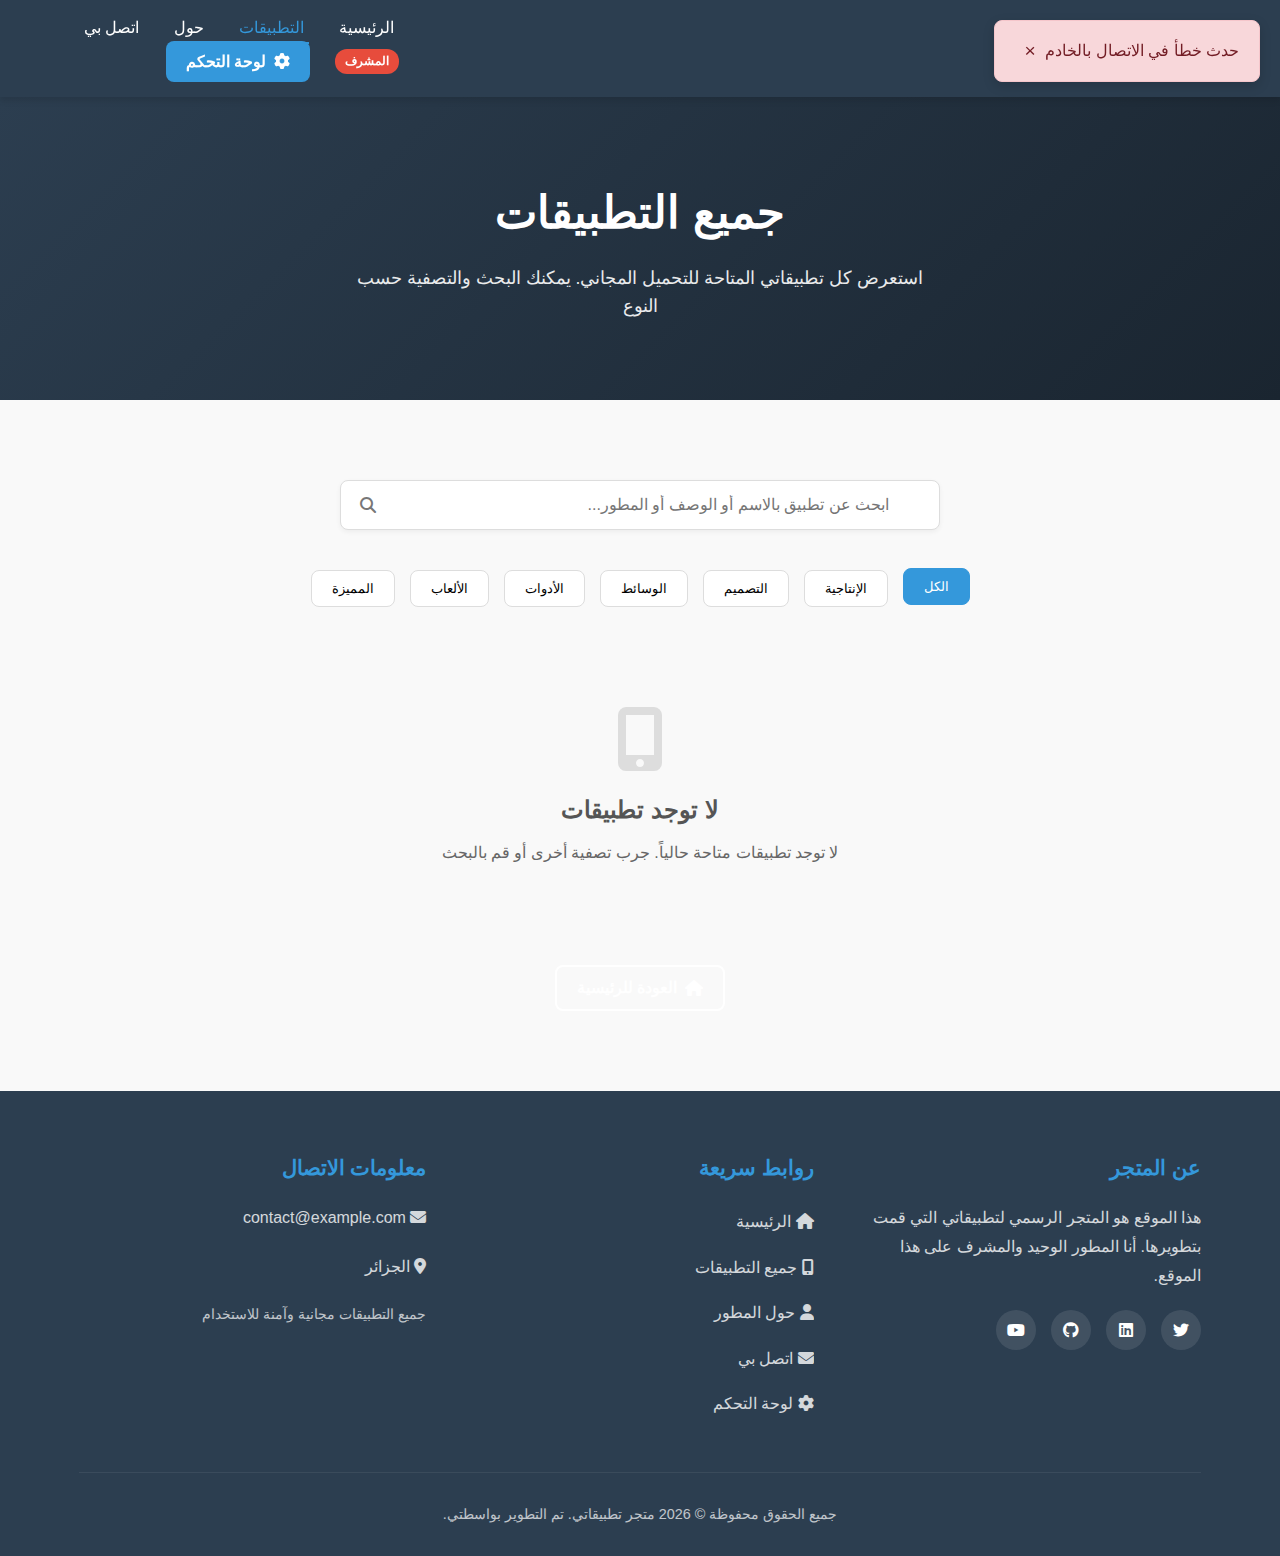
<file: apps.html>
<!DOCTYPE html>
<html lang="ar" dir="rtl">
<head>
    <meta charset="UTF-8">
    <meta name="viewport" content="width=device-width, initial-scale=1.0">
    <title>جميع التطبيقات - متجر تطبيقاتي</title>
    <link rel="stylesheet" href="https://cdnjs.cloudflare.com/ajax/libs/font-awesome/6.4.0/css/all.min.css">
    <link rel="icon" type="image/x-icon" href="https://cdn-icons-png.flaticon.com/512/2977/2977985.png">
    <style>
        * {
            margin: 0;
            padding: 0;
            box-sizing: border-box;
            font-family: 'Segoe UI', Tahoma, Geneva, Verdana, sans-serif;
        }
        
        :root {
            --primary-color: #2c3e50;
            --secondary-color: #3498db;
            --accent-color: #e74c3c;
            --light-color: #ecf0f1;
            --dark-color: #2c3e50;
            --success-color: #2ecc71;
            --shadow: 0 4px 6px rgba(0, 0, 0, 0.1);
            --radius: 8px;
        }
        
        body {
            background-color: #f9f9f9;
            color: #333;
            line-height: 1.6;
            min-height: 100vh;
            display: flex;
            flex-direction: column;
        }
        
        .page-content {
            flex: 1;
        }
        
        a {
            text-decoration: none;
            color: inherit;
        }
        
        .container {
            width: 90%;
            max-width: 1200px;
            margin: 0 auto;
            padding: 0 15px;
        }
        
        /* رأس الموقع */
        header {
            background-color: var(--primary-color);
            color: white;
            padding: 15px 0;
            box-shadow: var(--shadow);
            position: sticky;
            top: 0;
            z-index: 1000;
        }
        
        .header-container {
            display: flex;
            justify-content: space-between;
            align-items: center;
        }
        
        .logo {
            font-size: 1.8rem;
            font-weight: 700;
            display: flex;
            align-items: center;
            gap: 10px;
        }
        
        .logo i {
            color: var(--secondary-color);
        }
        
        nav ul {
            display: flex;
            list-style: none;
            gap: 25px;
        }
        
        nav ul li a {
            font-weight: 500;
            transition: color 0.3s;
            padding: 8px 5px;
            position: relative;
        }
        
        nav ul li a:hover {
            color: var(--secondary-color);
        }
        
        nav ul li a.active {
            color: var(--secondary-color);
        }
        
        nav ul li a.active::after {
            content: '';
            position: absolute;
            bottom: 0;
            right: 0;
            width: 100%;
            height: 2px;
            background-color: var(--secondary-color);
        }
        
        .auth-buttons {
            display: flex;
            gap: 15px;
            align-items: center;
        }
        
        .btn {
            padding: 8px 20px;
            border-radius: var(--radius);
            font-weight: 600;
            cursor: pointer;
            transition: all 0.3s ease;
            border: none;
            display: inline-flex;
            align-items: center;
            justify-content: center;
            gap: 8px;
        }
        
        .btn-primary {
            background-color: var(--secondary-color);
            color: white;
        }
        
        .btn-primary:hover {
            background-color: #2980b9;
            transform: translateY(-2px);
            box-shadow: 0 4px 8px rgba(0,0,0,0.2);
        }
        
        .btn-secondary {
            background-color: transparent;
            color: white;
            border: 2px solid white;
        }
        
        .btn-secondary:hover {
            background-color: rgba(255, 255, 255, 0.1);
        }
        
        .btn-danger {
            background-color: var(--accent-color);
            color: white;
        }
        
        .btn-success {
            background-color: var(--success-color);
            color: white;
        }
        
        /* رأس الصفحة */
        .page-header {
            background: linear-gradient(135deg, var(--primary-color), #1a2530);
            color: white;
            padding: 80px 0;
            text-align: center;
            position: relative;
            overflow: hidden;
        }
        
        .page-header::before {
            content: '';
            position: absolute;
            top: 0;
            left: 0;
            right: 0;
            bottom: 0;
            background: url('https://images.unsplash.com/photo-1551650975-87deedd944c3?ixlib=rb-4.0.3&auto=format&fit=crop&w=1200&q=80') center/cover no-repeat;
            opacity: 0.1;
        }
        
        .page-header h1 {
            font-size: 2.8rem;
            margin-bottom: 15px;
            position: relative;
        }
        
        .page-header p {
            font-size: 1.1rem;
            opacity: 0.9;
            max-width: 600px;
            margin: 0 auto;
            position: relative;
        }
        
        /* قسم التطبيقات */
        .apps-section {
            padding: 80px 0;
        }
        
        .section-title {
            text-align: center;
            margin-bottom: 50px;
            color: var(--primary-color);
            font-size: 2.2rem;
            position: relative;
        }
        
        .section-title:after {
            content: '';
            display: block;
            width: 80px;
            height: 4px;
            background-color: var(--secondary-color);
            margin: 15px auto;
            border-radius: 2px;
        }
        
        .apps-filter {
            display: flex;
            justify-content: center;
            gap: 15px;
            margin-bottom: 40px;
            flex-wrap: wrap;
        }
        
        .filter-btn {
            padding: 10px 20px;
            background-color: white;
            border: 1px solid #ddd;
            border-radius: var(--radius);
            cursor: pointer;
            transition: all 0.3s;
            font-weight: 500;
        }
        
        .filter-btn:hover, .filter-btn.active {
            background-color: var(--secondary-color);
            color: white;
            border-color: var(--secondary-color);
            transform: translateY(-2px);
        }
        
        .apps-grid {
            display: grid;
            grid-template-columns: repeat(auto-fill, minmax(300px, 1fr));
            gap: 30px;
        }
        
        .app-card {
            background-color: white;
            border-radius: var(--radius);
            overflow: hidden;
            box-shadow: var(--shadow);
            transition: transform 0.3s, box-shadow 0.3s;
        }
        
        .app-card:hover {
            transform: translateY(-10px);
            box-shadow: 0 12px 20px rgba(0, 0, 0, 0.15);
        }
        
        .app-image {
            height: 200px;
            overflow: hidden;
            background-color: #f5f5f5;
        }
        
        .app-image img {
            width: 100%;
            height: 100%;
            object-fit: cover;
            transition: transform 0.5s;
        }
        
        .app-card:hover .app-image img {
            transform: scale(1.05);
        }
        
        .app-info {
            padding: 20px;
        }
        
        .app-category {
            display: inline-block;
            background-color: #f1f8ff;
            color: var(--secondary-color);
            padding: 5px 12px;
            border-radius: 20px;
            font-size: 0.85rem;
            margin-bottom: 10px;
            font-weight: 600;
        }
        
        .app-title {
            font-size: 1.4rem;
            margin-bottom: 10px;
            color: var(--primary-color);
        }
        
        .app-description {
            color: #666;
            margin-bottom: 20px;
            min-height: 60px;
        }
        
        .app-meta {
            display: flex;
            justify-content: space-between;
            align-items: center;
            margin-top: 15px;
        }
        
        .app-version {
            color: #777;
            font-size: 0.9rem;
        }
        
        /* تذييل الصفحة */
        footer {
            background-color: var(--primary-color);
            color: white;
            padding: 60px 0 30px;
            margin-top: auto;
        }
        
        .footer-content {
            display: grid;
            grid-template-columns: repeat(auto-fit, minmax(250px, 1fr));
            gap: 40px;
            margin-bottom: 40px;
        }
        
        .footer-column h3 {
            font-size: 1.3rem;
            margin-bottom: 20px;
            color: var(--secondary-color);
        }
        
        .footer-column p {
            opacity: 0.8;
            margin-bottom: 20px;
            line-height: 1.8;
        }
        
        .social-links {
            display: flex;
            gap: 15px;
        }
        
        .social-links a {
            display: flex;
            align-items: center;
            justify-content: center;
            width: 40px;
            height: 40px;
            background-color: rgba(255, 255, 255, 0.1);
            border-radius: 50%;
            transition: all 0.3s;
        }
        
        .social-links a:hover {
            background-color: var(--secondary-color);
            transform: translateY(-3px);
        }
        
        .footer-links {
            list-style: none;
        }
        
        .footer-links li {
            margin-bottom: 10px;
        }
        
        .footer-links a {
            opacity: 0.8;
            transition: all 0.3s;
            display: block;
            padding: 5px 0;
        }
        
        .footer-links a:hover {
            opacity: 1;
            padding-right: 10px;
            color: var(--secondary-color);
        }
        
        .copyright {
            text-align: center;
            padding-top: 30px;
            border-top: 1px solid rgba(255, 255, 255, 0.1);
            opacity: 0.7;
            font-size: 0.9rem;
        }
        
        /* شريط البحث */
        .search-container {
            margin-bottom: 40px;
            position: relative;
            max-width: 600px;
            margin: 0 auto 40px;
        }
        
        .search-box {
            width: 100%;
            padding: 15px 20px;
            padding-right: 50px;
            border: 1px solid #ddd;
            border-radius: var(--radius);
            font-size: 1rem;
            box-shadow: 0 2px 5px rgba(0,0,0,0.05);
            transition: all 0.3s;
        }
        
        .search-box:focus {
            outline: none;
            border-color: var(--secondary-color);
            box-shadow: 0 0 0 3px rgba(52, 152, 219, 0.2);
        }
        
        .search-icon {
            position: absolute;
            left: 20px;
            top: 50%;
            transform: translateY(-50%);
            color: #777;
            pointer-events: none;
        }
        
        /* العلامة المائية للمشرف */
        .admin-badge {
            display: inline-block;
            background-color: var(--accent-color);
            color: white;
            padding: 3px 10px;
            border-radius: 12px;
            font-size: 0.75rem;
            font-weight: 600;
            margin-left: 10px;
        }
        
        /* زر القائمة المتنقلة */
        .menu-toggle {
            display: none;
            background: none;
            border: none;
            color: white;
            font-size: 1.5rem;
            cursor: pointer;
            padding: 5px;
        }
        
        @media (max-width: 768px) {
            .menu-toggle {
                display: block;
            }
            
            nav {
                width: 100%;
                display: none;
            }
            
            nav.active {
                display: block;
                margin-top: 20px;
            }
            
            nav ul {
                flex-direction: column;
                gap: 10px;
            }
            
            .auth-buttons {
                width: 100%;
                justify-content: center;
                margin-top: 15px;
            }
            
            .header-container {
                flex-wrap: wrap;
            }
            
            .page-header h1 {
                font-size: 2.2rem;
            }
            
            .page-header p {
                font-size: 1rem;
            }
            
            .apps-grid {
                grid-template-columns: 1fr;
            }
        }
        
        /* التنبيهات */
        .alert {
            padding: 15px 20px;
            border-radius: var(--radius);
            margin-bottom: 25px;
            display: flex;
            justify-content: space-between;
            align-items: center;
            animation: slideIn 0.3s ease;
        }
        
        @keyframes slideIn {
            from { transform: translateY(-20px); opacity: 0; }
            to { transform: translateY(0); opacity: 1; }
        }
        
        .alert-success {
            background-color: #d4edda;
            color: #155724;
            border: 1px solid #c3e6cb;
        }
        
        .alert-error {
            background-color: #f8d7da;
            color: #721c24;
            border: 1px solid #f5c6cb;
        }
        
        .close-alert {
            background: none;
            border: none;
            font-size: 1.2rem;
            cursor: pointer;
            color: inherit;
            padding: 0;
            width: 30px;
            height: 30px;
            display: flex;
            align-items: center;
            justify-content: center;
            border-radius: 50%;
        }
        
        .close-alert:hover {
            background-color: rgba(0,0,0,0.1);
        }
        
        /* لا توجد تطبيقات */
        .no-apps {
            text-align: center;
            padding: 60px 20px;
            color: #666;
        }
        
        .no-apps i {
            font-size: 4rem;
            margin-bottom: 20px;
            color: #ddd;
        }
        
        .no-apps h3 {
            font-size: 1.5rem;
            margin-bottom: 10px;
            color: #555;
        }
        
        /* شريط التقدم للتحميل */
        .download-progress {
            width: 100%;
            height: 10px;
            background-color: #f0f0f0;
            border-radius: 5px;
            overflow: hidden;
            margin-top: 15px;
            display: none;
        }
        
        .download-progress-bar {
            height: 100%;
            background-color: var(--success-color);
            width: 0%;
            transition: width 0.3s;
        }
        
        /* تأثيرات */
        .pulse {
            animation: pulse 2s infinite;
        }
        
        @keyframes pulse {
            0% { transform: scale(1); }
            50% { transform: scale(1.05); }
            100% { transform: scale(1); }
        }
        
        /* أزرار العودة */
        .back-home {
            text-align: center;
            margin-top: 40px;
        }
        
        /* عرض التحميل */
        .loading {
            text-align: center;
            padding: 40px;
            color: #666;
        }
        
        .loading i {
            font-size: 3rem;
            margin-bottom: 20px;
            color: #3498db;
            animation: spin 1s linear infinite;
        }
        
        @keyframes spin {
            to { transform: rotate(360deg); }
        }
        
        /* التنقل بين الصفحات */
        .pagination {
            display: flex;
            justify-content: center;
            gap: 10px;
            margin-top: 40px;
            flex-wrap: wrap;
        }
        
        .page-item {
            display: inline-block;
        }
        
        .page-link {
            padding: 10px 20px;
            background-color: white;
            border: 1px solid #ddd;
            border-radius: var(--radius);
            transition: all 0.3s;
            display: block;
            text-decoration: none;
            color: #333;
        }
        
        .page-link:hover {
            background-color: var(--secondary-color);
            color: white;
            border-color: var(--secondary-color);
        }
        
        .page-link.active {
            background-color: var(--secondary-color);
            color: white;
            border-color: var(--secondary-color);
        }
        
        .page-link.disabled {
            opacity: 0.5;
            cursor: not-allowed;
        }
        
        .page-link.disabled:hover {
            background-color: white;
            color: #333;
            border-color: #ddd;
        }
        
        /* الإحصائيات */
        .apps-stats {
            background-color: white;
            border-radius: var(--radius);
            padding: 20px;
            margin-bottom: 30px;
            box-shadow: var(--shadow);
            display: flex;
            justify-content: space-around;
            flex-wrap: wrap;
            gap: 20px;
        }
        
        .stat-item {
            text-align: center;
            flex: 1;
            min-width: 150px;
        }
        
        .stat-value {
            font-size: 2.5rem;
            font-weight: bold;
            color: var(--secondary-color);
            margin-bottom: 5px;
        }
        
        .stat-label {
            color: #666;
            font-size: 0.9rem;
        }
    </style>
</head>
<body>
    <div class="page-content">
        <!-- رأس الموقع -->
        <header>
            <div class="container header-container">
                <button class="menu-toggle" id="menuToggle">
                    <i class="fas fa-bars"></i>
                </button>
                <div class="logo">
                    <i class="fas fa-mobile-alt"></i>
                    <span id="siteName">متجر تطبيقاتي</span>
                </div>
                <nav id="mainNav">
                    <ul>
                        <li><a href="index.html">الرئيسية</a></li>
                        <li><a href="apps.html" class="active">التطبيقات</a></li>
                        <li><a href="about.html">حول</a></li>
                        <li><a href="contact.html">اتصل بي</a></li>
                    </ul>
                    <div class="auth-buttons">
                        <span class="admin-badge">المشرف</span>
                        <a href="admin.html" class="btn btn-primary">
                            <i class="fas fa-cog"></i> لوحة التحكم
                        </a>
                    </div>
                </nav>
            </div>
        </header>

        <!-- رأس الصفحة -->
        <section class="page-header">
            <div class="container">
                <h1>جميع التطبيقات</h1>
                <p id="pageDescription">استعرض كل تطبيقاتي المتاحة للتحميل المجاني. يمكنك البحث والتصفية حسب النوع</p>
            </div>
        </section>

        <!-- قسم التطبيقات -->
        <section class="apps-section">
            <div class="container">
                <!-- الإحصائيات -->
                <div class="apps-stats" id="appsStats" style="display: none;">
                    <div class="stat-item">
                        <div class="stat-value" id="totalAppsCount">0</div>
                        <div class="stat-label">إجمالي التطبيقات</div>
                    </div>
                    <div class="stat-item">
                        <div class="stat-value" id="totalDownloadsCount">0</div>
                        <div class="stat-label">إجمالي التحميلات</div>
                    </div>
                    <div class="stat-item">
                        <div class="stat-value" id="categoriesCount">0</div>
                        <div class="stat-label">فئة</div>
                    </div>
                    <div class="stat-item">
                        <div class="stat-value" id="activeAppsCount">0</div>
                        <div class="stat-label">تطبيقات نشطة</div>
                    </div>
                </div>
                
                <div class="search-container">
                    <input type="text" class="search-box" id="searchBox" placeholder="ابحث عن تطبيق بالاسم أو الوصف أو المطور...">
                    <i class="fas fa-search search-icon"></i>
                </div>
                
                <div class="apps-filter">
                    <button class="filter-btn active" data-filter="all">الكل</button>
                    <button class="filter-btn" data-filter="productivity">الإنتاجية</button>
                    <button class="filter-btn" data-filter="design">التصميم</button>
                    <button class="filter-btn" data-filter="multimedia">الوسائط</button>
                    <button class="filter-btn" data-filter="utility">الأدوات</button>
                    <button class="filter-btn" data-filter="games">الألعاب</button>
                    <button class="filter-btn" data-filter="featured">المميزة</button>
                </div>
                
                <div id="loadingApps" class="loading">
                    <i class="fas fa-spinner"></i>
                    <p>جاري تحميل التطبيقات...</p>
                </div>
                
                <div class="apps-grid" id="appsGrid" style="display: none;">
                    <!-- سيتم ملء التطبيقات ديناميكيًا بواسطة JavaScript -->
                </div>
                
                <div id="noApps" class="no-apps" style="display: none;">
                    <i class="fas fa-mobile-alt"></i>
                    <h3>لا توجد تطبيقات</h3>
                    <p>لا توجد تطبيقات متاحة حالياً. جرب تصفية أخرى أو قم بالبحث</p>
                </div>
                
                <!-- تنقل الصفحات -->
                <div class="pagination" id="pagination" style="display: none;"></div>
                
                <div class="back-home">
                    <a href="index.html" class="btn btn-secondary">
                        <i class="fas fa-home"></i> العودة للرئيسية
                    </a>
                </div>
            </div>
        </section>
    </div>

    <!-- تذييل الصفحة -->
    <footer>
        <div class="container">
            <div class="footer-content">
                <div class="footer-column">
                    <h3 id="footerSiteName">عن المتجر</h3>
                    <p id="footerDescription">هذا الموقع هو المتجر الرسمي لتطبيقاتي التي قمت بتطويرها. أنا المطور الوحيد والمشرف على هذا الموقع.</p>
                    <div class="social-links">
                        <a href="#" title="تويتر"><i class="fab fa-twitter"></i></a>
                        <a href="#" title="لينكدإن"><i class="fab fa-linkedin"></i></a>
                        <a href="#" title="جيت هاب"><i class="fab fa-github"></i></a>
                        <a href="#" title="يوتيوب"><i class="fab fa-youtube"></i></a>
                    </div>
                </div>
                <div class="footer-column">
                    <h3>روابط سريعة</h3>
                    <ul class="footer-links">
                        <li><a href="index.html"><i class="fas fa-home"></i> الرئيسية</a></li>
                        <li><a href="apps.html"><i class="fas fa-mobile-alt"></i> جميع التطبيقات</a></li>
                        <li><a href="about.html"><i class="fas fa-user"></i> حول المطور</a></li>
                        <li><a href="contact.html"><i class="fas fa-envelope"></i> اتصل بي</a></li>
                        <li><a href="admin.html"><i class="fas fa-cog"></i> لوحة التحكم</a></li>
                    </ul>
                </div>
                <div class="footer-column">
                    <h3>معلومات الاتصال</h3>
                    <p><i class="fas fa-envelope"></i> <span id="footerEmail">contact@example.com</span></p>
                    <p><i class="fas fa-map-marker-alt"></i> الجزائر</p>
                    <p style="margin-top: 15px; font-size: 0.9rem; opacity: 0.7;">
                        جميع التطبيقات مجانية وآمنة للاستخدام
                    </p>
                </div>
            </div>
            <div class="copyright">
                <p>جميع الحقوق محفوظة &copy; <span id="currentYear"></span> <span id="copyrightSiteName">متجر تطبيقاتي</span>. تم التطوير بواسطتي.</p>
            </div>
        </div>
    </footer>

    <!-- نموذج تفاصيل التطبيق -->
    <div id="appDetailModal" style="display: none; position: fixed; top: 0; left: 0; width: 100%; height: 100%; background-color: rgba(0,0,0,0.8); z-index: 2000; overflow-y: auto; padding: 20px;">
        <div class="container" style="max-width: 900px;">
            <div style="background-color: white; border-radius: var(--radius); padding: 40px; position: relative;">
                <button id="closeDetailModal" style="position: absolute; left: 20px; top: 20px; background: none; border: none; font-size: 1.5rem; cursor: pointer; color: #777; width: 40px; height: 40px; display: flex; align-items: center; justify-content: center; border-radius: 50%;">
                    <i class="fas fa-times"></i>
                </button>
                <div id="appDetailContent">
                    <!-- سيتم ملء محتوى تفاصيل التطبيق هنا -->
                </div>
            </div>
        </div>
    </div>

    <script>
        // API URL
        const API_URL = 'api_apps.php';
        
        // حالات التطبيق
        let apps = [];
        let categories = [];
        let currentFilter = 'all';
        let currentPage = 1;
        let totalPages = 1;
        let searchQuery = '';
        let totalApps = 0;
        let totalDownloads = 0;
        
        // تهيئة الصفحة عند تحميلها
        document.addEventListener('DOMContentLoaded', function() {
            initPage();
        });
        
        // تهيئة الصفحة
        async function initPage() {
            // تحميل إعدادات الموقع أولاً
            await loadSiteSettings();
            
            // ثم تحميل التطبيقات
            await loadApps();
            
            // تحميل الإحصائيات
            await loadStats();
            
            // إعداد مستمعي الأحداث
            setupEventListeners();
            
            // تحديث السنة
            updateYear();
        }
        
        // تحميل إعدادات الموقع
        async function loadSiteSettings() {
            try {
                const response = await fetch('api_settings.php?action=get_site_info');
                const data = await response.json();
                
                if (data.success) {
                    const settings = data.data;
                    
                    // تحديث محتوى الصفحة
                    document.getElementById('siteName').textContent = settings.site_name;
                    document.getElementById('pageDescription').textContent = `استعرض كل تطبيقات ${settings.site_name} المتاحة للتحميل المجاني. يمكنك البحث والتصفية حسب النوع`;
                    document.getElementById('footerSiteName').textContent = `عن ${settings.site_name}`;
                    document.getElementById('footerDescription').textContent = settings.site_description;
                    document.getElementById('copyrightSiteName').textContent = settings.site_name;
                    
                    if (settings.contact_email) {
                        document.getElementById('footerEmail').textContent = settings.contact_email;
                    }
                }
            } catch (error) {
                console.error('خطأ في تحميل إعدادات الموقع:', error);
            }
        }
        
        // تحميل التطبيقات
        async function loadApps(page = 1) {
            try {
                // إظهار مؤشر التحميل
                document.getElementById('loadingApps').style.display = 'block';
                document.getElementById('appsGrid').style.display = 'none';
                document.getElementById('noApps').style.display = 'none';
                document.getElementById('pagination').style.display = 'none';
                
                // بناء رابط API
                let url = `${API_URL}?action=get_all&page=${page}&limit=12`;
                
                if (currentFilter !== 'all') {
                    if (currentFilter === 'featured') {
                        url += '&featured=1';
                    } else {
                        url += `&category=${currentFilter}`;
                    }
                }
                
                if (searchQuery) {
                    url += `&search=${encodeURIComponent(searchQuery)}`;
                }
                
                const response = await fetch(url);
                const data = await response.json();
                
                if (data.success) {
                    apps = data.data.apps;
                    currentPage = data.data.page;
                    totalPages = data.data.pages;
                    totalApps = data.data.total;
                    
                    if (apps.length > 0) {
                        renderApps();
                        renderPagination();
                        
                        document.getElementById('appsGrid').style.display = 'grid';
                        document.getElementById('pagination').style.display = 'flex';
                        document.getElementById('noApps').style.display = 'none';
                    } else {
                        document.getElementById('appsGrid').style.display = 'none';
                        document.getElementById('pagination').style.display = 'none';
                        document.getElementById('noApps').style.display = 'block';
                    }
                } else {
                    showNotification('حدث خطأ في تحميل التطبيقات', 'error');
                    document.getElementById('noApps').style.display = 'block';
                }
                
                document.getElementById('loadingApps').style.display = 'none';
                
            } catch (error) {
                console.error('خطأ في تحميل التطبيقات:', error);
                showNotification('حدث خطأ في الاتصال بالخادم', 'error');
                document.getElementById('loadingApps').style.display = 'none';
                document.getElementById('noApps').style.display = 'block';
            }
        }
        
        // تحميل الإحصائيات
        async function loadStats() {
            try {
                const response = await fetch(`${API_URL}?action=get_stats`);
                const data = await response.json();
                
                if (data.success) {
                    const stats = data.data;
                    
                    // تحديث الإحصائيات
                    document.getElementById('totalAppsCount').textContent = stats.total_apps || 0;
                    document.getElementById('totalDownloadsCount').textContent = stats.total_downloads || 0;
                    
                    // تحميل الفئات
                    const catsResponse = await fetch(`${API_URL}?action=get_categories`);
                    const catsData = await catsResponse.json();
                    
                    if (catsData.success) {
                        categories = catsData.data;
                        document.getElementById('categoriesCount').textContent = categories.length;
                    }
                    
                    document.getElementById('activeAppsCount').textContent = stats.total_apps || 0;
                    
                    // إظهار قسم الإحصائيات
                    document.getElementById('appsStats').style.display = 'flex';
                    
                }
            } catch (error) {
                console.error('خطأ في تحميل الإحصائيات:', error);
            }
        }
        
        // عرض التطبيقات
        function renderApps() {
            const appsGrid = document.getElementById('appsGrid');
            appsGrid.innerHTML = '';
            
            apps.forEach(app => {
                const appCard = createAppCard(app);
                appsGrid.appendChild(appCard);
            });
        }
        
        // إنشاء بطاقة تطبيق
        function createAppCard(app) {
            const card = document.createElement('div');
            card.className = 'app-card';
            card.setAttribute('data-id', app.id);
            card.setAttribute('data-category', app.category);
            
            // تحويل اسم الفئة إلى نص عربي
            let categoryText = '';
            switch(app.category) {
                case 'productivity': categoryText = 'الإنتاجية'; break;
                case 'design': categoryText = 'التصميم'; break;
                case 'multimedia': categoryText = 'الوسائط'; break;
                case 'utility': categoryText = 'الأدوات'; break;
                case 'games': categoryText = 'الألعاب'; break;
                default: categoryText = app.category;
            }
            
            // تقليل النص إذا كان طويلاً
            let shortDescription = app.description;
            if (shortDescription.length > 100) {
                shortDescription = shortDescription.substring(0, 100) + '...';
            }
            
            // إنشاء النجوم للتقييم
            const stars = getStarRating(app.rating || 4.5);
            
            // إضافة علامة مميز إذا كان التطبيق مميزاً
            const featuredBadge = app.is_featured ? '<span style="color: #f39c12; margin-right: 5px;"><i class="fas fa-star"></i></span>' : '';
            
            card.innerHTML = `
                <div class="app-image">
                    <img src="${app.image_url || 'https://images.unsplash.com/photo-1551650975-87deedd944c3?ixlib=rb-4.0.3&auto=format&fit=crop&w=600&q=80'}" alt="${app.name}" loading="lazy">
                </div>
                <div class="app-info">
                    <span class="app-category">${featuredBadge}${categoryText}</span>
                    <h3 class="app-title">${app.name}</h3>
                    <p class="app-description">${shortDescription}</p>
                    <div class="app-meta">
                        <div>
                            <span class="app-version">الإصدار ${app.version}</span>
                            <div style="margin-top: 5px; color: #f39c12;">
                                ${stars}
                            </div>
                        </div>
                        <button class="btn btn-primary view-details-btn" data-id="${app.id}">
                            <i class="fas fa-info-circle"></i> التفاصيل
                        </button>
                    </div>
                </div>
            `;
            
            return card;
        }
        
        // إنشاء التنقل بين الصفحات
        function renderPagination() {
            const pagination = document.getElementById('pagination');
            pagination.innerHTML = '';
            
            if (totalPages <= 1) return;
            
            // زر الصفحة السابقة
            if (currentPage > 1) {
                const prevBtn = document.createElement('li');
                prevBtn.className = 'page-item';
                prevBtn.innerHTML = `
                    <a href="#" class="page-link" id="prevPage">
                        <i class="fas fa-chevron-right"></i> السابق
                    </a>
                `;
                prevBtn.querySelector('a').addEventListener('click', (e) => {
                    e.preventDefault();
                    loadApps(currentPage - 1);
                    window.scrollTo({ top: 600, behavior: 'smooth' });
                });
                pagination.appendChild(prevBtn);
            }
            
            // أرقام الصفحات
            for (let i = 1; i <= totalPages; i++) {
                if (i === 1 || i === totalPages || (i >= currentPage - 2 && i <= currentPage + 2)) {
                    const pageItem = document.createElement('li');
                    pageItem.className = 'page-item';
                    pageItem.innerHTML = `
                        <a href="#" class="page-link ${i === currentPage ? 'active' : ''}">
                            ${i}
                        </a>
                    `;
                    pageItem.querySelector('a').addEventListener('click', (e) => {
                        e.preventDefault();
                        if (i !== currentPage) {
                            loadApps(i);
                            window.scrollTo({ top: 600, behavior: 'smooth' });
                        }
                    });
                    pagination.appendChild(pageItem);
                } else if (i === currentPage - 3 || i === currentPage + 3) {
                    const ellipsis = document.createElement('li');
                    ellipsis.className = 'page-item disabled';
                    ellipsis.innerHTML = '<span class="page-link">...</span>';
                    pagination.appendChild(ellipsis);
                }
            }
            
            // زر الصفحة التالية
            if (currentPage < totalPages) {
                const nextBtn = document.createElement('li');
                nextBtn.className = 'page-item';
                nextBtn.innerHTML = `
                    <a href="#" class="page-link" id="nextPage">
                        التالي <i class="fas fa-chevron-left"></i>
                    </a>
                `;
                nextBtn.querySelector('a').addEventListener('click', (e) => {
                    e.preventDefault();
                    loadApps(currentPage + 1);
                    window.scrollTo({ top: 600, behavior: 'smooth' });
                });
                pagination.appendChild(nextBtn);
            }
        }
        
        // عرض النجوم للتقييم
        function getStarRating(rating) {
            let stars = '';
            const fullStars = Math.floor(rating);
            const hasHalfStar = rating % 1 >= 0.5;
            
            for (let i = 0; i < fullStars; i++) {
                stars += '<i class="fas fa-star"></i>';
            }
            
            if (hasHalfStar) {
                stars += '<i class="fas fa-star-half-alt"></i>';
            }
            
            const emptyStars = 5 - fullStars - (hasHalfStar ? 1 : 0);
            for (let i = 0; i < emptyStars; i++) {
                stars += '<i class="far fa-star"></i>';
            }
            
            return stars + ` <small>(${rating.toFixed(1)})</small>`;
        }
        
        // إعداد مستمعي الأحداث
        function setupEventListeners() {
            // زر القائمة المتنقلة
            const menuToggle = document.getElementById('menuToggle');
            const mainNav = document.getElementById('mainNav');
            
            if (menuToggle && mainNav) {
                menuToggle.addEventListener('click', function() {
                    mainNav.classList.toggle('active');
                });
            }
            
            // إغلاق القائمة عند النقر على رابط
            document.querySelectorAll('nav a').forEach(link => {
                link.addEventListener('click', function() {
                    if (window.innerWidth <= 768) {
                        mainNav.classList.remove('active');
                    }
                });
            });
            
            // أزرار التصفية
            const filterButtons = document.querySelectorAll('.filter-btn');
            filterButtons.forEach(button => {
                button.addEventListener('click', function() {
                    // إزالة النشاط من جميع الأزرار
                    filterButtons.forEach(btn => btn.classList.remove('active'));
                    // إضافة النشاط للزر المضغوط
                    this.classList.add('active');
                    // تحديث التصفية
                    currentFilter = this.getAttribute('data-filter');
                    currentPage = 1;
                    loadApps(currentPage);
                });
            });
            
            // البحث
            const searchBox = document.getElementById('searchBox');
            let searchTimeout;
            
            if (searchBox) {
                searchBox.addEventListener('input', function() {
                    clearTimeout(searchTimeout);
                    searchTimeout = setTimeout(() => {
                        searchQuery = this.value.trim();
                        currentPage = 1;
                        loadApps(currentPage);
                    }, 500);
                });
                
                // بحث عند الضغط على Enter
                searchBox.addEventListener('keypress', function(e) {
                    if (e.key === 'Enter') {
                        searchQuery = this.value.trim();
                        currentPage = 1;
                        loadApps(currentPage);
                    }
                });
            }
            
            // النقر على أزرار التفاصيل (يتم التعامل معها عبر event delegation)
        }
        
        // التعامل مع النقر على أزرار التفاصيل (Event Delegation)
        document.addEventListener('click', function(event) {
            // زر التفاصيل
            if (event.target.closest('.view-details-btn')) {
                const button = event.target.closest('.view-details-btn');
                const appId = parseInt(button.getAttribute('data-id'));
                showAppDetails(appId);
            }
            
            // إغلاق نافذة التفاصيل
            if (event.target.id === 'closeDetailModal' || event.target.closest('#closeDetailModal')) {
                closeAppDetails();
            }
        });
        
        // عرض تفاصيل التطبيق
        async function showAppDetails(appId) {
            try {
                const response = await fetch(`${API_URL}?action=get_by_id&id=${appId}`);
                const data = await response.json();
                
                if (data.success) {
                    const app = data.data;
                    renderAppDetails(app);
                } else {
                    showNotification('حدث خطأ في تحميل تفاصيل التطبيق', 'error');
                }
            } catch (error) {
                console.error('خطأ في تحميل تفاصيل التطبيق:', error);
                showNotification('حدث خطأ في الاتصال بالخادم', 'error');
            }
        }
        
        // عرض تفاصيل التطبيق في النافذة
        function renderAppDetails(app) {
            const modalContent = document.getElementById('appDetailContent');
            
            // تحويل اسم الفئة إلى نص عربي
            let categoryText = '';
            switch(app.category) {
                case 'productivity': categoryText = 'الإنتاجية'; break;
                case 'design': categoryText = 'التصميم'; break;
                case 'multimedia': categoryText = 'الوسائط'; break;
                case 'utility': categoryText = 'الأدوات'; break;
                case 'games': categoryText = 'الألعاب'; break;
                default: categoryText = app.category;
            }
            
            // تحويل نوع الرخصة إلى نص عربي
            let licenseText = '';
            switch(app.license_type) {
                case 'free': licenseText = 'مجاني'; break;
                case 'paid': licenseText = 'مدفوع'; break;
                case 'trial': licenseText = 'نسخة تجريبية'; break;
                case 'opensource': licenseText = 'مفتوح المصدر'; break;
                default: licenseText = app.license_type || 'مجاني';
            }
            
            // تحويل البنية إلى نص عربي
            let architectureText = '';
            switch(app.architecture) {
                case 'x64': architectureText = '64-bit'; break;
                case 'x86': architectureText = '32-bit'; break;
                case 'both': architectureText = 'كلا البنيتين'; break;
                default: architectureText = app.architecture || '64-bit';
            }
            
            modalContent.innerHTML = `
                <div class="app-detail-container" style="display: grid; grid-template-columns: 1fr 1fr; gap: 40px;">
                    <div class="app-detail-image">
                        <img src="${app.image_url || 'https://images.unsplash.com/photo-1551650975-87deedd944c3?ixlib=rb-4.0.3&auto=format&fit=crop&w=600&q=80'}" alt="${app.name}" style="width: 100%; border-radius: var(--radius);">
                    </div>
                    <div class="app-detail-info">
                        <h1 style="font-size: 2.2rem; margin-bottom: 15px; color: var(--primary-color);">${app.name}</h1>
                        <div style="display: flex; gap: 20px; margin-bottom: 25px; flex-wrap: wrap;">
                            <div style="display: flex; align-items: center; gap: 8px; color: #666;">
                                <i class="fas fa-tag" style="color: var(--secondary-color);"></i>
                                <span>${categoryText}</span>
                            </div>
                            <div style="display: flex; align-items: center; gap: 8px; color: #666;">
                                <i class="fas fa-code-branch" style="color: var(--secondary-color);"></i>
                                <span>الإصدار ${app.version}</span>
                            </div>
                            <div style="display: flex; align-items: center; gap: 8px; color: #666;">
                                <i class="fas fa-hdd" style="color: var(--secondary-color);"></i>
                                <span>${app.size_mb} ميجابايت</span>
                            </div>
                            <div style="display: flex; align-items: center; gap: 8px; color: #666;">
                                <i class="fas fa-download" style="color: var(--secondary-color);"></i>
                                <span>${app.downloads || 0} تحميل</span>
                            </div>
                        </div>
                        <div style="margin-bottom: 20px; color: #f39c12; font-size: 1.2rem;">
                            ${getStarRating(app.rating || 4.5)}
                            ${app.is_featured ? '<span style="margin-right: 10px; color: #f39c12;"><i class="fas fa-star"></i> مميز</span>' : ''}
                        </div>
                        <div style="margin-bottom: 30px; line-height: 1.8;">
                            <h3 style="margin-bottom: 10px; color: var(--primary-color);">عن التطبيق</h3>
                            <p>${app.description}</p>
                        </div>
                        <div style="background-color: #f8f9fa; padding: 20px; border-radius: var(--radius); margin-bottom: 30px;">
                            <h3 style="margin-bottom: 10px; color: var(--primary-color);">معلومات التطبيق</h3>
                            <p><i class="fas fa-user-tie" style="color: var(--secondary-color); margin-left: 5px;"></i> المطور: ${app.developer || 'غير معروف'}</p>
                            <p><i class="fas fa-check-circle" style="color: var(--success-color); margin-left: 5px;"></i> المتطلبات: ${app.os_requirements || 'Windows 7 أو أحدث'}</p>
                            <p><i class="fas fa-microchip" style="color: var(--secondary-color); margin-left: 5px;"></i> البنية: ${architectureText}</p>
                            <p><i class="fas fa-balance-scale" style="color: var(--secondary-color); margin-left: 5px;"></i> نوع الرخصة: ${licenseText}</p>
                            ${app.website_url ? `<p><i class="fas fa-globe" style="color: var(--secondary-color); margin-left: 5px;"></i> الموقع: <a href="${app.website_url}" target="_blank">${app.website_url}</a></p>` : ''}
                            ${app.whats_new ? `<p style="margin-top: 10px;"><i class="fas fa-bullhorn" style="color: var(--accent-color); margin-left: 5px;"></i> ما الجديد: ${app.whats_new}</p>` : ''}
                            <p style="margin-top: 10px;"><i class="fas fa-calendar-alt" style="color: var(--secondary-color); margin-left: 5px;"></i> آخر تحديث: ${new Date(app.updated_at).toLocaleDateString('ar-SA')}</p>
                        </div>
                        <div style="background-color: white; padding: 25px; border-radius: var(--radius); box-shadow: var(--shadow);">
                            <h3 style="margin-bottom: 20px; color: var(--primary-color);">تحميل التطبيق</h3>
                            <div style="display: flex; justify-content: space-between; align-items: center; margin-bottom: 20px; flex-wrap: wrap; gap: 15px;">
                                <div style="background-color: #f8f9fa; padding: 10px 15px; border-radius: var(--radius); font-weight: 600;">
                                    <i class="fas fa-file-archive"></i>
                                    حجم الملف: ${app.size_mb} ميجابايت
                                </div>
                                <div style="background-color: #f8f9fa; padding: 10px 15px; border-radius: var(--radius); font-weight: 600;">
                                    <i class="fas fa-download"></i>
                                    ${app.downloads || 0} تحميل
                                </div>
                            </div>
                            <button class="btn btn-success" id="downloadAppBtn" style="padding: 15px 30px; font-size: 1.1rem; width: 100%;" data-id="${app.id}">
                                <i class="fas fa-download"></i> تحميل التطبيق الآن (مجاني)
                            </button>
                            <div class="download-progress" id="downloadProgress">
                                <div class="download-progress-bar" id="downloadProgressBar"></div>
                            </div>
                            <p style="margin-top: 15px; font-size: 0.9rem; color: #666; text-align: center;">
                                <i class="fas fa-shield-alt" style="color: var(--success-color);"></i>
                                ملف آمن وخالي من الفيروسات
                            </p>
                        </div>
                    </div>
                </div>
            `;
            
            // إظهار النافذة
            const modal = document.getElementById('appDetailModal');
            modal.style.display = 'block';
            document.body.style.overflow = 'hidden';
            
            // إضافة حدث النقر على زر التحميل
            const downloadBtn = document.getElementById('downloadAppBtn');
            if (downloadBtn) {
                downloadBtn.addEventListener('click', function() {
                    downloadApp(app.id, app.name);
                });
            }
        }
        
        // إغلاق تفاصيل التطبيق
        function closeAppDetails() {
            const modal = document.getElementById('appDetailModal');
            modal.style.display = 'none';
            document.body.style.overflow = 'auto';
        }
        
        // تحميل التطبيق
        async function downloadApp(appId, appName) {
            try {
                const downloadBtn = document.getElementById('downloadAppBtn');
                const progressBar = document.getElementById('downloadProgressBar');
                const progressContainer = document.getElementById('downloadProgress');
                
                // تعطيل الزر وإظهار التقدم
                downloadBtn.disabled = true;
                downloadBtn.innerHTML = '<i class="fas fa-spinner fa-spin"></i> جاري التحميل...';
                progressContainer.style.display = 'block';
                progressBar.style.width = '0%';
                
                // محاكاة شريط التقدم
                let progress = 0;
                const progressInterval = setInterval(() => {
                    progress += 10;
                    progressBar.style.width = progress + '%';
                    
                    if (progress >= 90) {
                        clearInterval(progressInterval);
                    }
                }, 200);
                
                // طلب رابط التحميل من API
                const response = await fetch(`${API_URL}?action=download&id=${appId}`);
                const data = await response.json();
                
                clearInterval(progressInterval);
                progressBar.style.width = '100%';
                
                if (data.success) {
                    // تحميل الملف في نافذة جديدة
                    setTimeout(() => {
                        window.open(data.data.download_url, '_blank');
                        
                        // تحديث الإحصائيات
                        loadStats();
                        
                        // إعادة تعيين الزر وإخفاء التقدم
                        setTimeout(() => {
                            downloadBtn.disabled = false;
                            downloadBtn.innerHTML = '<i class="fas fa-download"></i> تم التحميل - إعادة التحميل';
                            progressContainer.style.display = 'none';
                            showNotification(`تم تحميل "${appName}" بنجاح!`, 'success');
                        }, 1000);
                    }, 500);
                } else {
                    showNotification('حدث خطأ في تحميل التطبيق: ' + data.message, 'error');
                    downloadBtn.disabled = false;
                    downloadBtn.innerHTML = '<i class="fas fa-download"></i> حاول مرة أخرى';
                    progressContainer.style.display = 'none';
                }
                
            } catch (error) {
                console.error('خطأ في تحميل التطبيق:', error);
                showNotification('حدث خطأ في الاتصال بالخادم', 'error');
            }
        }
        
        // تحديث سنة حقوق النشر
        function updateYear() {
            const yearElement = document.getElementById('currentYear');
            if (yearElement) {
                yearElement.textContent = new Date().getFullYear();
            }
        }
        
        // عرض إشعار
        function showNotification(message, type = 'info') {
            // إنشاء عنصر الإشعار
            const notification = document.createElement('div');
            notification.className = `alert alert-${type === 'success' ? 'success' : 'error'}`;
            notification.innerHTML = `
                <span>${message}</span>
                <button class="close-alert">&times;</button>
            `;
            
            notification.style.position = 'fixed';
            notification.style.top = '20px';
            notification.style.right = '20px';
            notification.style.zIndex = '9999';
            notification.style.maxWidth = '400px';
            notification.style.boxShadow = '0 4px 12px rgba(0,0,0,0.15)';
            
            // إضافة إلى الصفحة
            document.body.appendChild(notification);
            
            // إغلاق الإشعار عند النقر على الزر
            notification.querySelector('.close-alert').addEventListener('click', function() {
                notification.style.opacity = '0';
                notification.style.transform = 'translateX(100%)';
                setTimeout(() => {
                    if (notification.parentNode) {
                        document.body.removeChild(notification);
                    }
                }, 300);
            });
            
            // إغلاق تلقائي بعد 5 ثوان
            setTimeout(() => {
                if (notification.parentNode) {
                    notification.style.opacity = '0';
                    notification.style.transform = 'translateX(100%)';
                    setTimeout(() => {
                        if (notification.parentNode) {
                            document.body.removeChild(notification);
                        }
                    }, 300);
                }
            }, 5000);
        }
        
        // التنقل السلس للروابط
        document.querySelectorAll('a[href^="#"]').forEach(anchor => {
            anchor.addEventListener('click', function(e) {
                e.preventDefault();
                const targetId = this.getAttribute('href');
                if (targetId === '#') return;
                
                const targetElement = document.querySelector(targetId);
                if (targetElement) {
                    window.scrollTo({
                        top: targetElement.offsetTop - 80,
                        behavior: 'smooth'
                    });
                }
            });
        });
    </script>
</body>
</html>
</file>
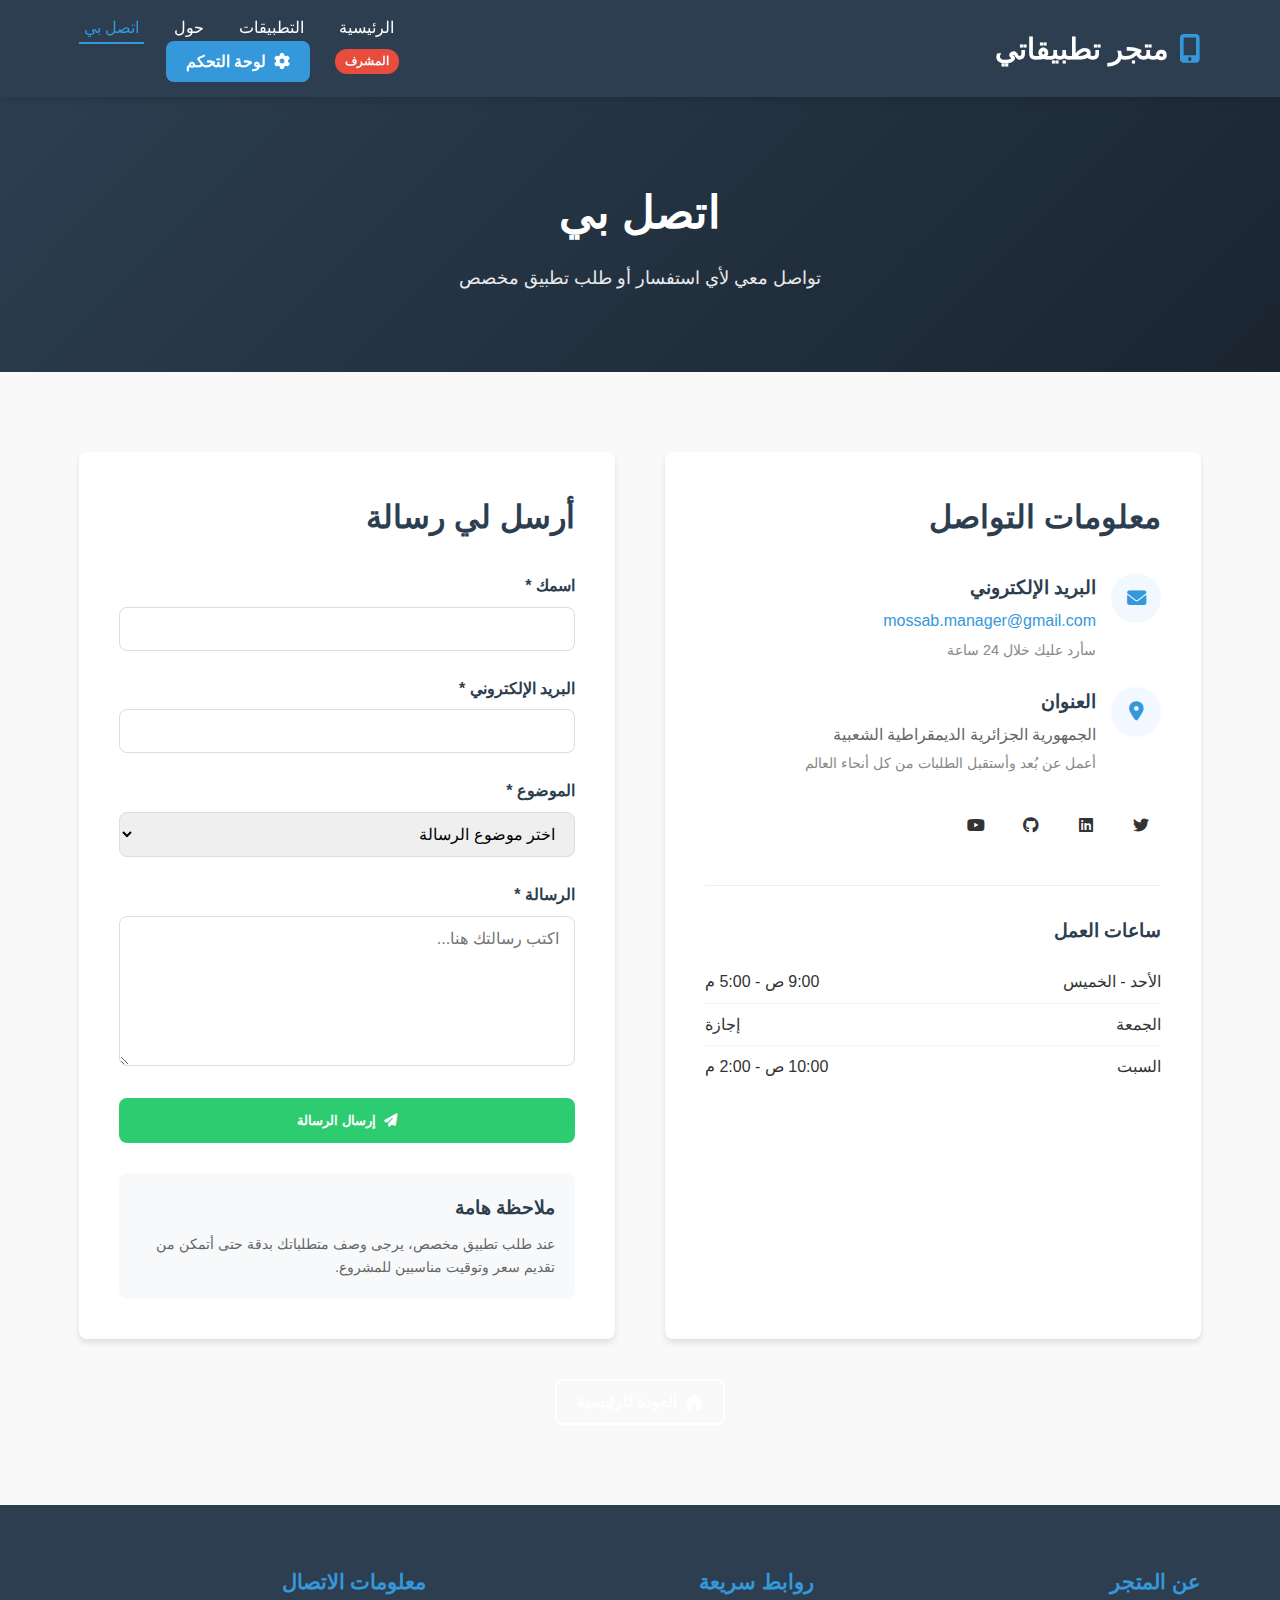
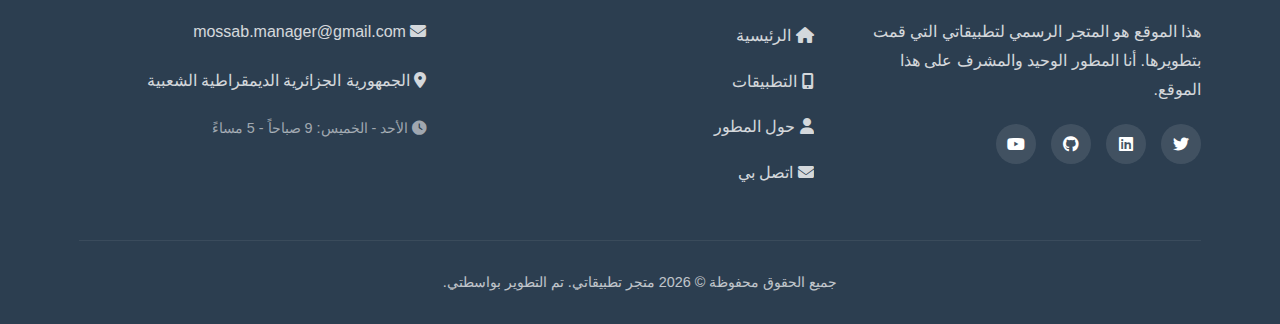
<file: contact.html>
<!DOCTYPE html>
<html lang="ar" dir="rtl">
<head>
    <meta charset="UTF-8">
    <meta name="viewport" content="width=device-width, initial-scale=1.0">
    <title>اتصل بي - متجر تطبيقاتي</title>
    <link rel="stylesheet" href="https://cdnjs.cloudflare.com/ajax/libs/font-awesome/6.4.0/css/all.min.css">
    <link rel="icon" type="image/x-icon" href="https://cdn-icons-png.flaticon.com/512/2977/2977985.png">
    <style>
        * {
            margin: 0;
            padding: 0;
            box-sizing: border-box;
            font-family: 'Segoe UI', Tahoma, Geneva, Verdana, sans-serif;
        }
        
        :root {
            --primary-color: #2c3e50;
            --secondary-color: #3498db;
            --accent-color: #e74c3c;
            --light-color: #ecf0f1;
            --dark-color: #2c3e50;
            --success-color: #2ecc71;
            --shadow: 0 4px 6px rgba(0, 0, 0, 0.1);
            --radius: 8px;
        }
        
        body {
            background-color: #f9f9f9;
            color: #333;
            line-height: 1.6;
            min-height: 100vh;
            display: flex;
            flex-direction: column;
        }
        
        .page-content {
            flex: 1;
        }
        
        a {
            text-decoration: none;
            color: inherit;
        }
        
        .container {
            width: 90%;
            max-width: 1200px;
            margin: 0 auto;
            padding: 0 15px;
        }
        
        /* رأس الموقع */
        header {
            background-color: var(--primary-color);
            color: white;
            padding: 15px 0;
            box-shadow: var(--shadow);
            position: sticky;
            top: 0;
            z-index: 1000;
        }
        
        .header-container {
            display: flex;
            justify-content: space-between;
            align-items: center;
        }
        
        .logo {
            font-size: 1.8rem;
            font-weight: 700;
            display: flex;
            align-items: center;
            gap: 10px;
        }
        
        .logo i {
            color: var(--secondary-color);
        }
        
        nav ul {
            display: flex;
            list-style: none;
            gap: 25px;
        }
        
        nav ul li a {
            font-weight: 500;
            transition: color 0.3s;
            padding: 8px 5px;
            position: relative;
        }
        
        nav ul li a:hover {
            color: var(--secondary-color);
        }
        
        nav ul li a.active {
            color: var(--secondary-color);
        }
        
        nav ul li a.active::after {
            content: '';
            position: absolute;
            bottom: 0;
            right: 0;
            width: 100%;
            height: 2px;
            background-color: var(--secondary-color);
        }
        
        .auth-buttons {
            display: flex;
            gap: 15px;
            align-items: center;
        }
        
        .btn {
            padding: 8px 20px;
            border-radius: var(--radius);
            font-weight: 600;
            cursor: pointer;
            transition: all 0.3s ease;
            border: none;
            display: inline-flex;
            align-items: center;
            justify-content: center;
            gap: 8px;
        }
        
        .btn-primary {
            background-color: var(--secondary-color);
            color: white;
        }
        
        .btn-primary:hover {
            background-color: #2980b9;
            transform: translateY(-2px);
            box-shadow: 0 4px 8px rgba(0,0,0,0.2);
        }
        
        .btn-secondary {
            background-color: transparent;
            color: white;
            border: 2px solid white;
        }
        
        .btn-secondary:hover {
            background-color: rgba(255, 255, 255, 0.1);
        }
        
        .btn-success {
            background-color: var(--success-color);
            color: white;
        }
        
        /* رأس الصفحة */
        .page-header {
            background: linear-gradient(135deg, var(--primary-color), #1a2530);
            color: white;
            padding: 80px 0;
            text-align: center;
            position: relative;
            overflow: hidden;
        }
        
        .page-header::before {
            content: '';
            position: absolute;
            top: 0;
            left: 0;
            right: 0;
            bottom: 0;
            background: url('https://images.unsplash.com/photo-1551650975-87deedd944c3?ixlib=rb-4.0.3&auto=format&fit=crop&w=1200&q=80') center/cover no-repeat;
            opacity: 0.1;
        }
        
        .page-header h1 {
            font-size: 2.8rem;
            margin-bottom: 15px;
            position: relative;
        }
        
        .page-header p {
            font-size: 1.1rem;
            opacity: 0.9;
            max-width: 600px;
            margin: 0 auto;
            position: relative;
        }
        
        /* قسم الاتصال */
        .contact-section {
            padding: 80px 0;
        }
        
        .contact-container {
            display: grid;
            grid-template-columns: 1fr 1fr;
            gap: 50px;
        }
        
        @media (max-width: 992px) {
            .contact-container {
                grid-template-columns: 1fr;
            }
        }
        
        .contact-info {
            background-color: white;
            padding: 40px;
            border-radius: var(--radius);
            box-shadow: var(--shadow);
        }
        
        .contact-info h2 {
            font-size: 2rem;
            margin-bottom: 30px;
            color: var(--primary-color);
        }
        
        .contact-method {
            display: flex;
            align-items: flex-start;
            gap: 15px;
            margin-bottom: 25px;
        }
        
        .contact-icon {
            width: 50px;
            height: 50px;
            background-color: #f1f8ff;
            border-radius: 50%;
            display: flex;
            align-items: center;
            justify-content: center;
            color: var(--secondary-color);
            font-size: 1.2rem;
            flex-shrink: 0;
        }
        
        .contact-details h3 {
            margin-bottom: 5px;
            color: var(--primary-color);
        }
        
        .contact-details p {
            color: #666;
            line-height: 1.6;
        }
        
        .contact-details a {
            color: var(--secondary-color);
            transition: color 0.3s;
        }
        
        .contact-details a:hover {
            color: var(--primary-color);
            text-decoration: underline;
        }
        
        /* نموذج الاتصال */
        .contact-form {
            background-color: white;
            padding: 40px;
            border-radius: var(--radius);
            box-shadow: var(--shadow);
        }
        
        .contact-form h2 {
            font-size: 2rem;
            margin-bottom: 30px;
            color: var(--primary-color);
        }
        
        .form-group {
            margin-bottom: 25px;
        }
        
        .form-group label {
            display: block;
            margin-bottom: 8px;
            font-weight: 600;
            color: var(--primary-color);
        }
        
        .form-control {
            width: 100%;
            padding: 12px 15px;
            border: 1px solid #ddd;
            border-radius: var(--radius);
            font-size: 1rem;
            transition: all 0.3s;
        }
        
        .form-control:focus {
            outline: none;
            border-color: var(--secondary-color);
            box-shadow: 0 0 0 3px rgba(52, 152, 219, 0.2);
        }
        
        textarea.form-control {
            min-height: 150px;
            resize: vertical;
        }
        
        /* ساعات العمل */
        .working-hours {
            margin-top: 40px;
            padding-top: 30px;
            border-top: 1px solid #eee;
        }
        
        .working-hours h3 {
            margin-bottom: 15px;
            color: var(--primary-color);
        }
        
        .hours-list {
            list-style: none;
        }
        
        .hours-list li {
            display: flex;
            justify-content: space-between;
            padding: 8px 0;
            border-bottom: 1px solid #f5f5f5;
        }
        
        .hours-list li:last-child {
            border-bottom: none;
        }
        
        /* تذييل الصفحة */
        footer {
            background-color: var(--primary-color);
            color: white;
            padding: 60px 0 30px;
            margin-top: auto;
        }
        
        .footer-content {
            display: grid;
            grid-template-columns: repeat(auto-fit, minmax(250px, 1fr));
            gap: 40px;
            margin-bottom: 40px;
        }
        
        .footer-column h3 {
            font-size: 1.3rem;
            margin-bottom: 20px;
            color: var(--secondary-color);
        }
        
        .footer-column p {
            opacity: 0.8;
            margin-bottom: 20px;
            line-height: 1.8;
        }
        
        .social-links {
            display: flex;
            gap: 15px;
        }
        
        .social-links a {
            display: flex;
            align-items: center;
            justify-content: center;
            width: 40px;
            height: 40px;
            background-color: rgba(255, 255, 255, 0.1);
            border-radius: 50%;
            transition: all 0.3s;
        }
        
        .social-links a:hover {
            background-color: var(--secondary-color);
            transform: translateY(-3px);
        }
        
        .footer-links {
            list-style: none;
        }
        
        .footer-links li {
            margin-bottom: 10px;
        }
        
        .footer-links a {
            opacity: 0.8;
            transition: all 0.3s;
            display: block;
            padding: 5px 0;
        }
        
        .footer-links a:hover {
            opacity: 1;
            padding-right: 10px;
            color: var(--secondary-color);
        }
        
        .copyright {
            text-align: center;
            padding-top: 30px;
            border-top: 1px solid rgba(255, 255, 255, 0.1);
            opacity: 0.7;
            font-size: 0.9rem;
        }
        
        /* العلامة المائية للمشرف */
        .admin-badge {
            display: inline-block;
            background-color: var(--accent-color);
            color: white;
            padding: 3px 10px;
            border-radius: 12px;
            font-size: 0.75rem;
            font-weight: 600;
            margin-left: 10px;
        }
        
        /* زر القائمة المتنقلة */
        .menu-toggle {
            display: none;
            background: none;
            border: none;
            color: white;
            font-size: 1.5rem;
            cursor: pointer;
            padding: 5px;
        }
        
        @media (max-width: 768px) {
            .menu-toggle {
                display: block;
            }
            
            nav {
                width: 100%;
                display: none;
            }
            
            nav.active {
                display: block;
                margin-top: 20px;
            }
            
            nav ul {
                flex-direction: column;
                gap: 10px;
            }
            
            .auth-buttons {
                width: 100%;
                justify-content: center;
                margin-top: 15px;
            }
            
            .header-container {
                flex-wrap: wrap;
            }
            
            .page-header h1 {
                font-size: 2.2rem;
            }
            
            .page-header p {
                font-size: 1rem;
            }
        }
        
        /* التنبيهات */
        .alert {
            padding: 15px 20px;
            border-radius: var(--radius);
            margin-bottom: 25px;
            display: flex;
            justify-content: space-between;
            align-items: center;
            animation: slideIn 0.3s ease;
        }
        
        @keyframes slideIn {
            from { transform: translateY(-20px); opacity: 0; }
            to { transform: translateY(0); opacity: 1; }
        }
        
        .alert-success {
            background-color: #d4edda;
            color: #155724;
            border: 1px solid #c3e6cb;
        }
        
        .alert-error {
            background-color: #f8d7da;
            color: #721c24;
            border: 1px solid #f5c6cb;
        }
        
        .close-alert {
            background: none;
            border: none;
            font-size: 1.2rem;
            cursor: pointer;
            color: inherit;
            padding: 0;
            width: 30px;
            height: 30px;
            display: flex;
            align-items: center;
            justify-content: center;
            border-radius: 50%;
        }
        
        .close-alert:hover {
            background-color: rgba(0,0,0,0.1);
        }
        
        /* زر العودة للرئيسية */
        .back-home {
            text-align: center;
            margin-top: 40px;
        }
    </style>
</head>
<body>
    <div class="page-content">
        <!-- رأس الموقع -->
        <header>
            <div class="container header-container">
                <button class="menu-toggle" id="menuToggle">
                    <i class="fas fa-bars"></i>
                </button>
                <div class="logo">
                    <i class="fas fa-mobile-alt"></i>
                    <span>متجر تطبيقاتي</span>
                </div>
                <nav id="mainNav">
                    <ul>
                        <li><a href="index.html">الرئيسية</a></li>
                        <li><a href="apps.html">التطبيقات</a></li>
                        <li><a href="about.html">حول</a></li>
                        <li><a href="contact.html" class="active">اتصل بي</a></li>
                    </ul>
                    <div class="auth-buttons">
                        <span class="admin-badge">المشرف</span>
                        <a href="admin.html" class="btn btn-primary">
                            <i class="fas fa-cog"></i> لوحة التحكم
                        </a>
                    </div>
                </nav>
            </div>
        </header>

        <!-- رأس الصفحة -->
        <section class="page-header">
            <div class="container">
                <h1>اتصل بي</h1>
                <p>تواصل معي لأي استفسار أو طلب تطبيق مخصص</p>
            </div>
        </section>

        <!-- قسم الاتصال -->
        <section class="contact-section">
            <div class="container">
                <div class="contact-container">
                    <!-- معلومات الاتصال -->
                    <div class="contact-info">
                        <h2>معلومات التواصل</h2>
                        
                        <div class="contact-method">
                            <div class="contact-icon">
                                <i class="fas fa-envelope"></i>
                            </div>
                            <div class="contact-details">
                                <h3>البريد الإلكتروني</h3>
                                <p><a href="mailto:mossab.manager@gmail.com" id="adminEmail">mossab.manager@gmail.com</a></p>
                                <p style="font-size: 0.9rem; color: #888; margin-top: 5px;">سأرد عليك خلال 24 ساعة</p>
                            </div>
                        </div>
                        
                        <div class="contact-method">
                            <div class="contact-icon">
                                <i class="fas fa-map-marker-alt"></i>
                            </div>
                            <div class="contact-details">
                                <h3>العنوان</h3>
                                <p>الجمهورية الجزائرية الديمقراطية الشعبية</p>
                                <p style="font-size: 0.9rem; color: #888; margin-top: 5px;">أعمل عن بُعد وأستقبل الطلبات من كل أنحاء العالم</p>
                            </div>
                        </div>
                        
                        <div class="social-links" style="margin-top: 30px; justify-content: flex-start;">
                            <a href="#" title="تويتر"><i class="fab fa-twitter"></i></a>
                            <a href="#" title="لينكدإن"><i class="fab fa-linkedin"></i></a>
                            <a href="#" title="جيت هاب"><i class="fab fa-github"></i></a>
                            <a href="#" title="يوتيوب"><i class="fab fa-youtube"></i></a>
                        </div>
                        
                        <div class="working-hours">
                            <h3>ساعات العمل</h3>
                            <ul class="hours-list">
                                <li>
                                    <span>الأحد - الخميس</span>
                                    <span>9:00 ص - 5:00 م</span>
                                </li>
                                <li>
                                    <span>الجمعة</span>
                                    <span>إجازة</span>
                                </li>
                                <li>
                                    <span>السبت</span>
                                    <span>10:00 ص - 2:00 م</span>
                                </li>
                            </ul>
                        </div>
                    </div>
                    
                    <!-- نموذج الاتصال -->
                    <div class="contact-form">
                        <h2>أرسل لي رسالة</h2>
                        
                        <div id="formMessage" style="display: none;"></div>
                        
                        <form id="contactForm">
                            <div class="form-group">
                                <label for="name">اسمك *</label>
                                <input type="text" id="name" class="form-control" required>
                            </div>
                            
                            <div class="form-group">
                                <label for="email">البريد الإلكتروني *</label>
                                <input type="email" id="email" class="form-control" required>
                            </div>
                            
                            <div class="form-group">
                                <label for="subject">الموضوع *</label>
                                <select id="subject" class="form-control" required>
                                    <option value="">اختر موضوع الرسالة</option>
                                    <option value="استفسار عن تطبيق">استفسار عن تطبيق</option>
                                    <option value="طلب تطبيق مخصص">طلب تطبيق مخصص</option>
                                    <option value="مشكلة فنية">مشكلة فنية</option>
                                    <option value="اقتراح تحسين">اقتراح تحسين</option>
                                    <option value="أخرى">أخرى</option>
                                </select>
                            </div>
                            
                            <div class="form-group">
                                <label for="message">الرسالة *</label>
                                <textarea id="message" class="form-control" required placeholder="اكتب رسالتك هنا..."></textarea>
                            </div>
                            
                            <div class="form-group">
                                <button type="submit" class="btn btn-success" style="width: 100%; padding: 15px;">
                                    <i class="fas fa-paper-plane"></i> إرسال الرسالة
                                </button>
                            </div>
                        </form>
                        
                        <div style="margin-top: 30px; padding: 20px; background-color: #f8f9fa; border-radius: var(--radius);">
                            <h3 style="margin-bottom: 10px; color: var(--primary-color);">ملاحظة هامة</h3>
                            <p style="color: #666; font-size: 0.9rem;">
                                عند طلب تطبيق مخصص، يرجى وصف متطلباتك بدقة حتى أتمكن من تقديم سعر وتوقيت مناسبين للمشروع.
                            </p>
                        </div>
                    </div>
                </div>
                
                <div class="back-home">
                    <a href="index.html" class="btn btn-secondary">
                        <i class="fas fa-home"></i> العودة للرئيسية
                    </a>
                </div>
            </div>
        </section>
    </div>

    <!-- تذييل الصفحة -->
    <footer>
        <div class="container">
            <div class="footer-content">
                <div class="footer-column">
                    <h3>عن المتجر</h3>
                    <p id="siteDescription">هذا الموقع هو المتجر الرسمي لتطبيقاتي التي قمت بتطويرها. أنا المطور الوحيد والمشرف على هذا الموقع.</p>
                    <div class="social-links">
                        <a href="#" title="تويتر"><i class="fab fa-twitter"></i></a>
                        <a href="#" title="لينكدإن"><i class="fab fa-linkedin"></i></a>
                        <a href="#" title="جيت هاب"><i class="fab fa-github"></i></a>
                        <a href="#" title="يوتيوب"><i class="fab fa-youtube"></i></a>
                    </div>
                </div>
                
                <div class="footer-column">
                    <h3>روابط سريعة</h3>
                    <ul class="footer-links">
                        <li><a href="index.html"><i class="fas fa-home"></i> الرئيسية</a></li>
                        <li><a href="apps.html"><i class="fas fa-mobile-alt"></i> التطبيقات</a></li>
                        <li><a href="about.html"><i class="fas fa-user"></i> حول المطور</a></li>
                        <li><a href="contact.html"><i class="fas fa-envelope"></i> اتصل بي</a></li>
                    </ul>
                </div>
                
                <div class="footer-column">
                    <h3>معلومات الاتصال</h3>
                    <p><i class="fas fa-envelope"></i> <span id="footerEmail">mossab.manager@gmail.com</span></p>
                    <p><i class="fas fa-map-marker-alt"></i> الجمهورية الجزائرية الديمقراطية الشعبية</p>
                    <p style="margin-top: 15px; font-size: 0.9rem; color: rgba(255,255,255,0.7);">
                        <i class="fas fa-clock"></i> الأحد - الخميس: 9 صباحاً - 5 مساءً
                    </p>
                </div>
            </div>
            <div class="copyright">
                <p>جميع الحقوق محفوظة &copy; <span id="currentYear"></span> <span id="footerSiteName">متجر تطبيقاتي</span>. تم التطوير بواسطتي.</p>
            </div>
        </div>
    </footer>

    <script>
        // تهيئة الصفحة عند تحميلها
        document.addEventListener('DOMContentLoaded', function() {
            initPage();
            loadSiteSettings();
        });

        // تهيئة الصفحة
        function initPage() {
            setupEventListeners();
            updateYear();
        }

        // تحديث سنة حقوق النشر
        function updateYear() {
            const yearElement = document.getElementById('currentYear');
            if (yearElement) {
                yearElement.textContent = new Date().getFullYear();
            }
        }

        // تحميل إعدادات الموقع
        async function loadSiteSettings() {
            try {
                const response = await fetch('api_settings.php?action=get_site_info');
                const data = await response.json();
                
                if (data.success) {
                    // تحديث معلومات الاتصال
                    const adminEmail = document.getElementById('adminEmail');
                    const footerEmail = document.getElementById('footerEmail');
                    const siteDescription = document.getElementById('siteDescription');
                    const footerSiteName = document.getElementById('footerSiteName');
                    
                    if (data.data.contact_email) {
                        if (adminEmail) adminEmail.textContent = data.data.contact_email;
                        if (adminEmail) adminEmail.href = 'mailto:' + data.data.contact_email;
                        if (footerEmail) footerEmail.textContent = data.data.contact_email;
                    }
                    
                    if (data.data.site_description && siteDescription) {
                        siteDescription.textContent = data.data.site_description;
                    }
                    
                    if (data.data.site_name && footerSiteName) {
                        footerSiteName.textContent = data.data.site_name;
                    }
                }
            } catch (error) {
                console.error('خطأ في تحميل إعدادات الموقع:', error);
            }
        }

        // إعداد مستمعي الأحداث
        function setupEventListeners() {
            // زر القائمة المتنقلة
            const menuToggle = document.getElementById('menuToggle');
            const mainNav = document.getElementById('mainNav');
            
            if (menuToggle && mainNav) {
                menuToggle.addEventListener('click', function() {
                    mainNav.classList.toggle('active');
                });
            }
            
            // إغلاق القائمة عند النقر على رابط
            document.querySelectorAll('nav a').forEach(link => {
                link.addEventListener('click', function() {
                    if (window.innerWidth <= 768) {
                        mainNav.classList.remove('active');
                    }
                });
            });
            
            // نموذج الاتصال
            const contactForm = document.getElementById('contactForm');
            if (contactForm) {
                contactForm.addEventListener('submit', function(e) {
                    e.preventDefault();
                    sendMessage();
                });
            }
        }

        // إرسال الرسالة
        async function sendMessage() {
            const name = document.getElementById('name').value.trim();
            const email = document.getElementById('email').value.trim();
            const subject = document.getElementById('subject').value;
            const message = document.getElementById('message').value.trim();
            
            // التحقق من صحة البيانات
            if (!name || !email || !subject || !message) {
                showMessage('يرجى ملء جميع الحقول المطلوبة', 'error');
                return;
            }
            
            // التحقق من صحة البريد الإلكتروني
            const emailRegex = /^[^\s@]+@[^\s@]+\.[^\s@]+$/;
            if (!emailRegex.test(email)) {
                showMessage('يرجى إدخال بريد إلكتروني صحيح', 'error');
                return;
            }
            
            // إظهار رسالة التحميل
            showMessage('جاري إرسال رسالتك...', 'info');
            
            try {
                const formData = new FormData();
                formData.append('name', name);
                formData.append('email', email);
                formData.append('subject', subject);
                formData.append('message', message);
                
                const response = await fetch('api_messages.php?action=send', {
                    method: 'POST',
                    body: formData
                });
                
                const data = await response.json();
                
                if (data.success) {
                    showMessage('✅ ' + data.message, 'success');
                    
                    // تفريغ النموذج
                    document.getElementById('contactForm').reset();
                    
                    // إخفاء رسالة النجاح بعد 5 ثوان
                    setTimeout(() => {
                        const formMessage = document.getElementById('formMessage');
                        if (formMessage) {
                            formMessage.style.display = 'none';
                        }
                    }, 5000);
                } else {
                    showMessage('❌ ' + data.message, 'error');
                }
            } catch (error) {
                console.error('خطأ في إرسال الرسالة:', error);
                showMessage('❌ حدث خطأ في إرسال الرسالة. يرجى المحاولة مرة أخرى.', 'error');
            }
        }

        // إظهار رسالة
        function showMessage(text, type = 'info') {
            const formMessage = document.getElementById('formMessage');
            if (!formMessage) return;
            
            formMessage.textContent = text;
            formMessage.className = 'alert';
            formMessage.style.display = 'flex';
            
            if (type === 'success') {
                formMessage.classList.add('alert-success');
            } else if (type === 'error') {
                formMessage.classList.add('alert-error');
            } else {
                formMessage.classList.add('alert-info');
            }
            
            // إضافة زر الإغلاق إذا لم يكن موجوداً
            if (!formMessage.querySelector('.close-alert')) {
                const closeBtn = document.createElement('button');
                closeBtn.className = 'close-alert';
                closeBtn.innerHTML = '&times;';
                closeBtn.addEventListener('click', function() {
                    formMessage.style.display = 'none';
                });
                formMessage.appendChild(closeBtn);
            }
        }
    </script>
</body>
</html>
</file>
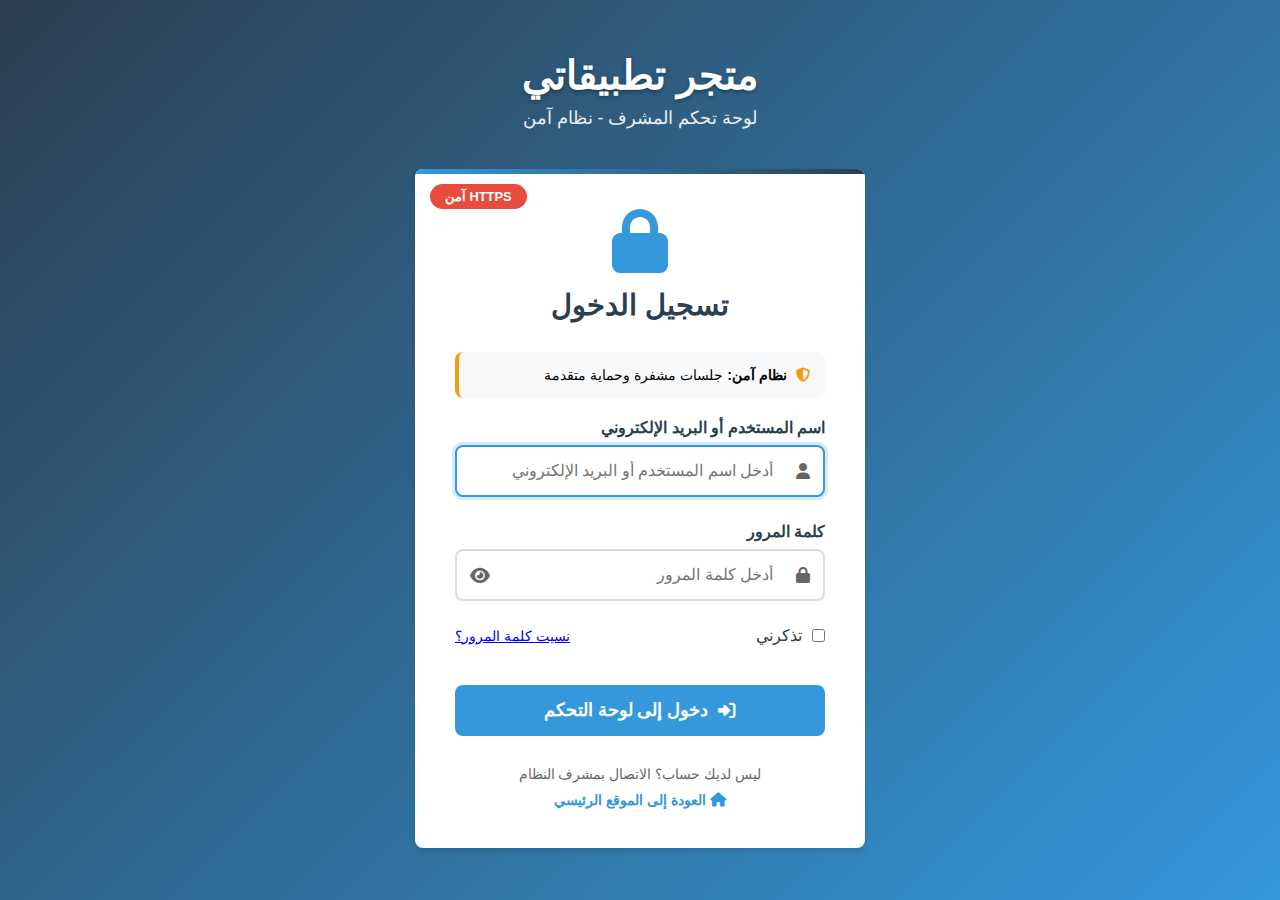
<file: login.html>
<!DOCTYPE html>
<html lang="ar" dir="rtl">
<head>
    <meta charset="UTF-8">
    <meta name="viewport" content="width=device-width, initial-scale=1.0">
    <title>تسجيل دخول المشرف - متجر تطبيقاتي</title>
    <link rel="stylesheet" href="https://cdnjs.cloudflare.com/ajax/libs/font-awesome/6.4.0/css/all.min.css">
    <link rel="icon" type="image/x-icon" href="https://cdn-icons-png.flaticon.com/512/2977/2977985.png">
    <style>
        /* نفس الـ CSS السابق مع تحسينات */
        * {
            margin: 0;
            padding: 0;
            box-sizing: border-box;
            font-family: 'Segoe UI', Tahoma, Geneva, Verdana, sans-serif;
        }
        
        :root {
            --primary-color: #2c3e50;
            --secondary-color: #3498db;
            --accent-color: #e74c3c;
            --success-color: #2ecc71;
            --warning-color: #f39c12;
            --radius: 8px;
            --shadow: 0 4px 6px rgba(0, 0, 0, 0.1);
        }
        
        body {
            background: linear-gradient(135deg, #2c3e50, #3498db);
            min-height: 100vh;
            display: flex;
            align-items: center;
            justify-content: center;
            padding: 20px;
        }
        
        .login-container {
            width: 100%;
            max-width: 450px;
            animation: fadeIn 0.5s ease;
        }
        
        @keyframes fadeIn {
            from { opacity: 0; transform: translateY(-20px); }
            to { opacity: 1; transform: translateY(0); }
        }
        
        .login-header {
            text-align: center;
            margin-bottom: 40px;
            color: white;
        }
        
        .login-header h1 {
            font-size: 2.5rem;
            margin-bottom: 10px;
            text-shadow: 0 2px 4px rgba(0,0,0,0.3);
        }
        
        .login-header p {
            opacity: 0.9;
            font-size: 1.1rem;
        }
        
        .login-card {
            background: white;
            border-radius: var(--radius);
            box-shadow: var(--shadow);
            padding: 40px;
            position: relative;
            overflow: hidden;
        }
        
        .login-card::before {
            content: '';
            position: absolute;
            top: 0;
            right: 0;
            width: 100%;
            height: 5px;
            background: linear-gradient(90deg, var(--secondary-color), var(--primary-color));
        }
        
        .security-badge {
            position: absolute;
            top: 15px;
            left: 15px;
            background: var(--accent-color);
            color: white;
            padding: 5px 15px;
            border-radius: 20px;
            font-size: 0.8rem;
            font-weight: 600;
        }
        
        .login-logo {
            text-align: center;
            margin-bottom: 30px;
        }
        
        .login-logo i {
            font-size: 4rem;
            color: var(--secondary-color);
            margin-bottom: 15px;
        }
        
        .login-logo h2 {
            color: var(--primary-color);
            font-size: 1.8rem;
        }
        
        .form-group {
            margin-bottom: 25px;
        }
        
        .form-group label {
            display: block;
            margin-bottom: 8px;
            font-weight: 600;
            color: var(--primary-color);
        }
        
        .input-with-icon {
            position: relative;
        }
        
        .input-with-icon i {
            position: absolute;
            right: 15px;
            top: 50%;
            transform: translateY(-50%);
            color: #666;
        }
        
        .form-control {
            width: 100%;
            padding: 15px 50px 15px 15px;
            border: 2px solid #ddd;
            border-radius: var(--radius);
            font-size: 1rem;
            transition: all 0.3s;
        }
        
        .form-control:focus {
            outline: none;
            border-color: var(--secondary-color);
            box-shadow: 0 0 0 3px rgba(52, 152, 219, 0.2);
        }
        
        .password-container {
            position: relative;
        }
        
        .toggle-password {
            position: absolute;
            left: 15px;
            top: 50%;
            transform: translateY(-50%);
            background: none;
            border: none;
            color: #666;
            cursor: pointer;
            font-size: 1.1rem;
            padding: 5px;
            width: 35px;
            height: 35px;
            display: flex;
            align-items: center;
            justify-content: center;
            border-radius: 50%;
        }
        
        .toggle-password:hover {
            background: #f0f0f0;
        }
        
        .btn {
            width: 100%;
            padding: 15px;
            border-radius: var(--radius);
            font-weight: 600;
            cursor: pointer;
            transition: all 0.3s;
            border: none;
            display: flex;
            align-items: center;
            justify-content: center;
            gap: 10px;
            font-size: 1.1rem;
        }
        
        .btn-primary {
            background: var(--secondary-color);
            color: white;
        }
        
        .btn-primary:hover {
            background: #2980b9;
            transform: translateY(-2px);
            box-shadow: 0 4px 8px rgba(0,0,0,0.2);
        }
        
        .btn-primary:disabled {
            opacity: 0.7;
            cursor: not-allowed;
            transform: none;
        }
        
        .alert {
            padding: 15px;
            border-radius: var(--radius);
            margin-bottom: 25px;
            display: flex;
            justify-content: space-between;
            align-items: center;
            animation: slideIn 0.3s ease;
        }
        
        @keyframes slideIn {
            from { transform: translateY(-20px); opacity: 0; }
            to { transform: translateY(0); opacity: 1; }
        }
        
        .alert-error {
            background: #f8d7da;
            color: #721c24;
            border: 1px solid #f5c6cb;
        }
        
        .alert-success {
            background: #d4edda;
            color: #155724;
            border: 1px solid #c3e6cb;
        }
        
        .alert-info {
            background: #d1ecf1;
            color: #0c5460;
            border: 1px solid #bee5eb;
        }
        
        .close-alert {
            background: none;
            border: none;
            font-size: 1.2rem;
            cursor: pointer;
            color: inherit;
            padding: 0;
            width: 30px;
            height: 30px;
            display: flex;
            align-items: center;
            justify-content: center;
            border-radius: 50%;
        }
        
        .close-alert:hover {
            background: rgba(0,0,0,0.1);
        }
        
        .login-footer {
            margin-top: 30px;
            text-align: center;
            color: #666;
            font-size: 0.9rem;
        }
        
        .login-footer a {
            color: var(--secondary-color);
            text-decoration: none;
            font-weight: 600;
        }
        
        .login-footer a:hover {
            text-decoration: underline;
        }
        
        .loading {
            display: inline-block;
            width: 20px;
            height: 20px;
            border: 3px solid rgba(255,255,255,.3);
            border-radius: 50%;
            border-top-color: white;
            animation: spin 1s ease-in-out infinite;
        }
        
        @keyframes spin {
            to { transform: rotate(360deg); }
        }
        
        .security-note {
            background: #f8f9fa;
            border-left: 4px solid var(--warning-color);
            padding: 15px;
            margin: 20px 0;
            border-radius: var(--radius);
            font-size: 0.9rem;
        }
        
        .security-note i {
            color: var(--warning-color);
            margin-left: 5px;
        }
        
        @media (max-width: 480px) {
            .login-card {
                padding: 30px 20px;
            }
            
            .login-header h1 {
                font-size: 2rem;
            }
        }
        
        /* نافذة نسيت كلمة المرور */
        .modal {
            display: none;
            position: fixed;
            top: 0;
            left: 0;
            width: 100%;
            height: 100%;
            background: rgba(0,0,0,0.5);
            z-index: 1000;
            align-items: center;
            justify-content: center;
            padding: 20px;
        }
        
        .modal-content {
            background: white;
            border-radius: var(--radius);
            padding: 30px;
            width: 100%;
            max-width: 500px;
            animation: modalFadeIn 0.3s ease;
        }
        
        @keyframes modalFadeIn {
            from { opacity: 0; transform: scale(0.9); }
            to { opacity: 1; transform: scale(1); }
        }
        
        .modal-header {
            display: flex;
            justify-content: space-between;
            align-items: center;
            margin-bottom: 20px;
        }
        
        .modal-header h3 {
            color: var(--primary-color);
            margin: 0;
        }
        
        .close-modal {
            background: none;
            border: none;
            font-size: 1.5rem;
            cursor: pointer;
            color: #666;
            padding: 5px;
        }
        
        .close-modal:hover {
            color: var(--accent-color);
        }
    </style>
</head>
<body>
    <div class="login-container">
        <div class="login-header">
            <h1>متجر تطبيقاتي</h1>
            <p>لوحة تحكم المشرف - نظام آمن</p>
        </div>
        
        <div class="login-card">
            <div class="security-badge">HTTPS آمن</div>
            
            <div class="login-logo">
                <i class="fas fa-lock"></i>
                <h2>تسجيل الدخول</h2>
            </div>
            
            <div class="security-note">
                <i class="fas fa-shield-alt"></i>
                <strong>نظام آمن:</strong> جلسات مشفرة وحماية متقدمة
            </div>
            
            <div id="loginAlert"></div>
            
            <form id="loginForm">
                <div class="form-group">
                    <label for="username">اسم المستخدم أو البريد الإلكتروني</label>
                    <div class="input-with-icon">
                        <i class="fas fa-user"></i>
                        <input type="text" id="username" class="form-control" placeholder="أدخل اسم المستخدم أو البريد الإلكتروني" required autocomplete="username">
                    </div>
                </div>
                
                <div class="form-group">
                    <label for="password">كلمة المرور</label>
                    <div class="input-with-icon password-container">
                        <i class="fas fa-lock"></i>
                        <input type="password" id="password" class="form-control" placeholder="أدخل كلمة المرور" required autocomplete="current-password">
                        <button type="button" class="toggle-password" id="togglePassword">
                            <i class="fas fa-eye"></i>
                        </button>
                    </div>
                </div>
                
                <div class="form-group">
                    <div style="display: flex; align-items: center; justify-content: space-between;">
                        <div style="display: flex; align-items: center; gap: 10px;">
                            <input type="checkbox" id="rememberMe" class="form-control" style="width: auto;">
                            <label for="rememberMe" style="margin: 0; font-weight: normal;">تذكرني</label>
                        </div>
                        <a href="#" id="forgotPasswordLink" style="font-size: 0.9rem;">نسيت كلمة المرور؟</a>
                    </div>
                </div>
                
                <div class="form-group" style="margin-top: 40px;">
                    <button type="submit" class="btn btn-primary" id="loginBtn">
                        <i class="fas fa-sign-in-alt"></i>
                        <span id="loginText">دخول إلى لوحة التحكم</span>
                    </button>
                </div>
            </form>
            
            <div class="login-footer">
                <p>ليس لديك حساب؟ الاتصال بمشرف النظام</p>
                <p style="margin-top: 10px;">
                    <a href="index.html"><i class="fas fa-home"></i> العودة إلى الموقع الرئيسي</a>
                </p>
            </div>
        </div>
    </div>
    
    <!-- نافذة نسيت كلمة المرور -->
    <div id="forgotPasswordModal" class="modal">
        <div class="modal-content">
            <div class="modal-header">
                <h3><i class="fas fa-key"></i> نسيت كلمة المرور</h3>
                <button class="close-modal" id="closeForgotModal">&times;</button>
            </div>
            
            <div id="forgotPasswordAlert"></div>
            
            <form id="forgotPasswordForm">
                <div class="form-group">
                    <label for="forgotEmail">البريد الإلكتروني المسجل</label>
                    <div class="input-with-icon">
                        <i class="fas fa-envelope"></i>
                        <input type="email" id="forgotEmail" class="form-control" placeholder="أدخل بريدك الإلكتروني المسجل" required>
                    </div>
                    <small style="color: #666; display: block; margin-top: 5px;">
                        سنرسل رابط إعادة تعيين كلمة المرور إلى بريدك الإلكتروني
                    </small>
                </div>
                
                <div class="form-group" style="margin-top: 30px;">
                    <button type="submit" class="btn btn-primary" id="sendResetBtn">
                        <i class="fas fa-paper-plane"></i>
                        <span id="sendResetText">إرسال رابط إعادة التعيين</span>
                    </button>
                </div>
            </form>
        </div>
    </div>

    <script>
        // دالة لعرض رسالة تنبيه
        function showAlert(message, type = 'info', containerId = 'loginAlert') {
            const alertElement = document.getElementById(containerId);
            alertElement.innerHTML = '';
            
            const messageDiv = document.createElement('div');
            messageDiv.textContent = message;
            
            if (type === 'success') {
                messageDiv.className = 'alert alert-success';
            } else if (type === 'error') {
                messageDiv.className = 'alert alert-error';
            } else {
                messageDiv.className = 'alert alert-info';
            }
            
            // إضافة زر الإغلاق
            const closeBtn = document.createElement('button');
            closeBtn.className = 'close-alert';
            closeBtn.innerHTML = '&times;';
            closeBtn.addEventListener('click', function() {
                messageDiv.style.display = 'none';
            });
            
            messageDiv.appendChild(closeBtn);
            alertElement.appendChild(messageDiv);
            alertElement.style.display = 'block';
            
            // إخفاء التنبيه تلقائياً بعد 5 ثوان (للنجاح والمعلومات)
            if (type === 'success' || type === 'info') {
                setTimeout(() => {
                    if (messageDiv.parentNode) {
                        messageDiv.style.display = 'none';
                    }
                }, 5000);
            }
        }
        
        // دالة لإظهار/إخفاء كلمة المرور
        function setupPasswordToggle() {
            const toggleBtn = document.getElementById('togglePassword');
            const passwordField = document.getElementById('password');
            
            if (toggleBtn && passwordField) {
                toggleBtn.addEventListener('click', function() {
                    const icon = this.querySelector('i');
                    if (passwordField.type === 'password') {
                        passwordField.type = 'text';
                        icon.classList.remove('fa-eye');
                        icon.classList.add('fa-eye-slash');
                    } else {
                        passwordField.type = 'password';
                        icon.classList.remove('fa-eye-slash');
                        icon.classList.add('fa-eye');
                    }
                });
            }
        }
        
        // دالة للتحقق من الجلسة النشطة
        async function checkSession() {
            try {
                const response = await fetch('api_auth.php?action=check_session');
                const data = await response.json();
                
                if (data.success && data.data.is_logged_in) {
                    // إذا كان المستخدم مسجل الدخول بالفعل، توجيهه إلى لوحة التحكم
                    window.location.href = 'admin.html';
                }
            } catch (error) {
                console.error('خطأ في التحقق من الجلسة:', error);
            }
        }
        
        // دالة لتسجيل الدخول
        async function handleLogin(e) {
            e.preventDefault();
            
            const username = document.getElementById('username').value.trim();
            const password = document.getElementById('password').value.trim();
            const rememberMe = document.getElementById('rememberMe').checked;
            
            if (!username || !password) {
                showAlert('يرجى ملء جميع الحقول المطلوبة', 'error');
                return;
            }
            
            // إظهار حالة التحميل
            const loginBtn = document.getElementById('loginBtn');
            const loginText = document.getElementById('loginText');
            const originalText = loginText.textContent;
            
            loginBtn.disabled = true;
            loginText.innerHTML = '<span class="loading"></span> جاري التحقق...';
            
            try {
                const formData = new FormData();
                formData.append('username', username);
                formData.append('password', password);
                formData.append('remember', rememberMe);
                
                const response = await fetch('api_auth.php?action=login', {
                    method: 'POST',
                    body: formData
                });
                
                const data = await response.json();
                
                if (data.success) {
                    showAlert('✅ تم تسجيل الدخول بنجاح! يتم توجيهك إلى لوحة التحكم...', 'success');
                    
                    // الانتظار قليلاً ثم التوجيه
                    setTimeout(() => {
                        window.location.href = data.data.redirect || 'admin.html';
                    }, 1500);
                } else {
                    showAlert('❌ ' + data.message, 'error');
                    loginBtn.disabled = false;
                    loginText.textContent = originalText;
                }
                
            } catch (error) {
                console.error('خطأ في تسجيل الدخول:', error);
                showAlert('❌ حدث خطأ في الاتصال بالخادم. يرجى المحاولة مرة أخرى.', 'error');
                loginBtn.disabled = false;
                loginText.textContent = originalText;
            }
        }
        
        // دالة لإظهار نافذة نسيت كلمة المرور
        function showForgotPasswordModal() {
            const modal = document.getElementById('forgotPasswordModal');
            if (modal) {
                modal.style.display = 'flex';
                document.getElementById('forgotEmail').focus();
            }
        }
        
        // دالة لإغلاق نافذة نسيت كلمة المرور
        function closeForgotPasswordModal() {
            const modal = document.getElementById('forgotPasswordModal');
            if (modal) {
                modal.style.display = 'none';
                document.getElementById('forgotPasswordForm').reset();
                document.getElementById('forgotPasswordAlert').innerHTML = '';
            }
        }
        
        // دالة لإرسال رابط إعادة تعيين كلمة المرور
        async function handleForgotPassword(e) {
            e.preventDefault();
            
            const email = document.getElementById('forgotEmail').value.trim();
            
            if (!email) {
                showAlert('يرجى إدخال البريد الإلكتروني', 'error', 'forgotPasswordAlert');
                return;
            }
            
            // التحقق البسيط من صحة البريد الإلكتروني
            const emailRegex = /^[^\s@]+@[^\s@]+\.[^\s@]+$/;
            if (!emailRegex.test(email)) {
                showAlert('يرجى إدخال بريد إلكتروني صحيح', 'error', 'forgotPasswordAlert');
                return;
            }
            
            // إظهار حالة التحميل
            const sendBtn = document.getElementById('sendResetBtn');
            const sendText = document.getElementById('sendResetText');
            const originalText = sendText.textContent;
            
            sendBtn.disabled = true;
            sendText.innerHTML = '<span class="loading"></span> جاري الإرسال...';
            
            try {
                const formData = new FormData();
                formData.append('email', email);
                
                const response = await fetch('api_auth.php?action=forgot_password', {
                    method: 'POST',
                    body: formData
                });
                
                const data = await response.json();
                
                if (data.success) {
                    showAlert('✅ ' + data.message, 'success', 'forgotPasswordAlert');
                    
                    // إغلاق النافذة بعد 3 ثوان
                    setTimeout(() => {
                        closeForgotPasswordModal();
                    }, 3000);
                } else {
                    showAlert('❌ ' + data.message, 'error', 'forgotPasswordAlert');
                    sendBtn.disabled = false;
                    sendText.textContent = originalText;
                }
                
            } catch (error) {
                console.error('خطأ في إرسال طلب إعادة التعيين:', error);
                showAlert('❌ حدث خطأ في الاتصال بالخادم. يرجى المحاولة مرة أخرى.', 'error', 'forgotPasswordAlert');
                sendBtn.disabled = false;
                sendText.textContent = originalText;
            }
        }
        
        // تهيئة الصفحة عند تحميلها
        document.addEventListener('DOMContentLoaded', function() {
            // التحقق من الجلسة النشطة
            checkSession();
            
            // إعداد إظهار/إخفاء كلمة المرور
            setupPasswordToggle();
            
            // تسجيل الدخول
            const loginForm = document.getElementById('loginForm');
            if (loginForm) {
                loginForm.addEventListener('submit', handleLogin);
            }
            
            // نسيت كلمة المرور
            const forgotLink = document.getElementById('forgotPasswordLink');
            if (forgotLink) {
                forgotLink.addEventListener('click', function(e) {
                    e.preventDefault();
                    showForgotPasswordModal();
                });
            }
            
            // إغلاق نافذة نسيت كلمة المرور
            const closeModalBtn = document.getElementById('closeForgotModal');
            if (closeModalBtn) {
                closeModalBtn.addEventListener('click', closeForgotPasswordModal);
            }
            
            // إرسال رابط إعادة التعيين
            const forgotForm = document.getElementById('forgotPasswordForm');
            if (forgotForm) {
                forgotForm.addEventListener('submit', handleForgotPassword);
            }
            
            // إغلاق النافذة عند النقر خارجها
            window.addEventListener('click', function(e) {
                const modal = document.getElementById('forgotPasswordModal');
                if (e.target === modal) {
                    closeForgotPasswordModal();
                }
            });
            
            // اختصارات لوحة المفاتيح
            document.addEventListener('keydown', function(e) {
                // Ctrl+Enter لتسجيل الدخول
                if (e.ctrlKey && e.key === 'Enter') {
                    if (document.getElementById('forgotPasswordModal').style.display === 'flex') {
                        document.getElementById('forgotPasswordForm').requestSubmit();
                    } else {
                        document.getElementById('loginForm').requestSubmit();
                    }
                }
                
                // Escape لإغلاق النافذة
                if (e.key === 'Escape') {
                    closeForgotPasswordModal();
                }
            });
            
            // التركيز على حقل اسم المستخدم
            setTimeout(() => {
                const usernameField = document.getElementById('username');
                if (usernameField) {
                    usernameField.focus();
                }
            }, 500);
        });
    </script>
</body>
</html>
</file>
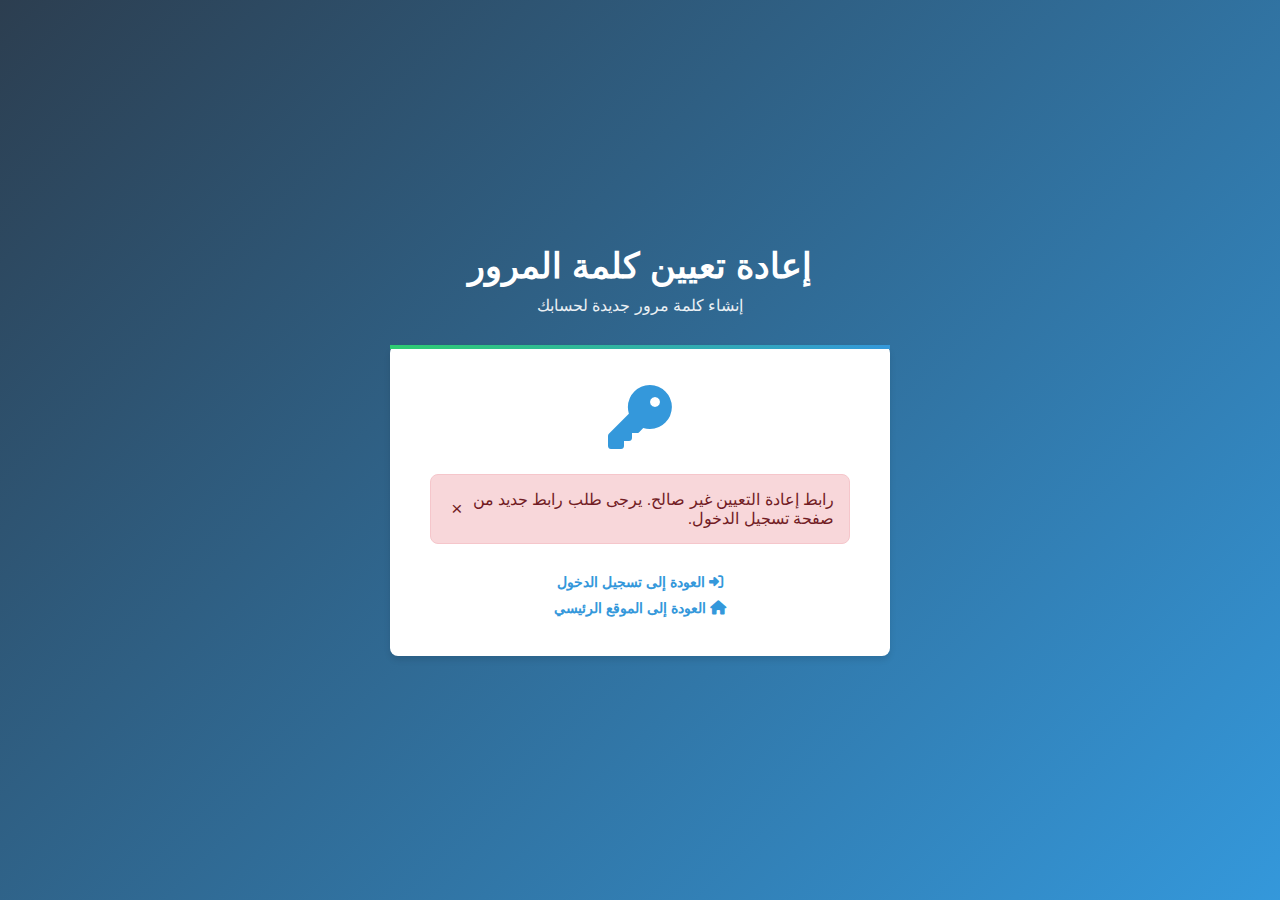
<file: reset_password.html>
<!DOCTYPE html>
<html lang="ar" dir="rtl">
<head>
    <meta charset="UTF-8">
    <meta name="viewport" content="width=device-width, initial-scale=1.0">
    <title>إعادة تعيين كلمة المرور - متجر تطبيقاتي</title>
    <link rel="stylesheet" href="https://cdnjs.cloudflare.com/ajax/libs/font-awesome/6.4.0/css/all.min.css">
    <link rel="icon" type="image/x-icon" href="https://cdn-icons-png.flaticon.com/512/2977/2977985.png">
    <style>
        * {
            margin: 0;
            padding: 0;
            box-sizing: border-box;
            font-family: 'Segoe UI', Tahoma, Geneva, Verdana, sans-serif;
        }
        
        :root {
            --primary-color: #2c3e50;
            --secondary-color: #3498db;
            --success-color: #2ecc71;
            --radius: 8px;
            --shadow: 0 4px 6px rgba(0, 0, 0, 0.1);
        }
        
        body {
            background: linear-gradient(135deg, #2c3e50, #3498db);
            min-height: 100vh;
            display: flex;
            align-items: center;
            justify-content: center;
            padding: 20px;
        }
        
        .reset-container {
            width: 100%;
            max-width: 500px;
            animation: fadeIn 0.5s ease;
        }
        
        @keyframes fadeIn {
            from { opacity: 0; transform: translateY(-20px); }
            to { opacity: 1; transform: translateY(0); }
        }
        
        .reset-header {
            text-align: center;
            margin-bottom: 30px;
            color: white;
        }
        
        .reset-header h1 {
            font-size: 2.2rem;
            margin-bottom: 10px;
        }
        
        .reset-header p {
            opacity: 0.9;
        }
        
        .reset-card {
            background: white;
            border-radius: var(--radius);
            box-shadow: var(--shadow);
            padding: 40px;
            position: relative;
        }
        
        .reset-card::before {
            content: '';
            position: absolute;
            top: 0;
            right: 0;
            width: 100%;
            height: 4px;
            background: linear-gradient(90deg, var(--success-color), var(--secondary-color));
        }
        
        .reset-icon {
            text-align: center;
            margin-bottom: 25px;
        }
        
        .reset-icon i {
            font-size: 4rem;
            color: var(--secondary-color);
        }
        
        .form-group {
            margin-bottom: 25px;
        }
        
        .form-group label {
            display: block;
            margin-bottom: 8px;
            font-weight: 600;
            color: var(--primary-color);
        }
        
        .input-with-icon {
            position: relative;
        }
        
        .input-with-icon i {
            position: absolute;
            right: 15px;
            top: 50%;
            transform: translateY(-50%);
            color: #666;
        }
        
        .form-control {
            width: 100%;
            padding: 15px 50px 15px 15px;
            border: 2px solid #ddd;
            border-radius: var(--radius);
            font-size: 1rem;
            transition: all 0.3s;
        }
        
        .form-control:focus {
            outline: none;
            border-color: var(--secondary-color);
            box-shadow: 0 0 0 3px rgba(52, 152, 219, 0.2);
        }
        
        .password-container {
            position: relative;
        }
        
        .toggle-password {
            position: absolute;
            left: 15px;
            top: 50%;
            transform: translateY(-50%);
            background: none;
            border: none;
            color: #666;
            cursor: pointer;
            font-size: 1.1rem;
            padding: 5px;
            width: 35px;
            height: 35px;
            display: flex;
            align-items: center;
            justify-content: center;
            border-radius: 50%;
        }
        
        .toggle-password:hover {
            background: #f0f0f0;
        }
        
        .password-strength {
            height: 5px;
            background: #eee;
            border-radius: 3px;
            margin-top: 10px;
            overflow: hidden;
        }
        
        .password-strength-bar {
            height: 100%;
            width: 0%;
            background: #e74c3c;
            transition: width 0.3s, background 0.3s;
        }
        
        .password-hints {
            font-size: 0.85rem;
            color: #666;
            margin-top: 5px;
        }
        
        .password-hints ul {
            list-style: none;
            margin: 10px 0 0 20px;
        }
        
        .password-hints li {
            margin-bottom: 5px;
            display: flex;
            align-items: center;
            gap: 5px;
        }
        
        .password-hints li.valid {
            color: var(--success-color);
        }
        
        .btn {
            width: 100%;
            padding: 15px;
            border-radius: var(--radius);
            font-weight: 600;
            cursor: pointer;
            transition: all 0.3s;
            border: none;
            display: flex;
            align-items: center;
            justify-content: center;
            gap: 10px;
            font-size: 1.1rem;
        }
        
        .btn-primary {
            background: var(--secondary-color);
            color: white;
        }
        
        .btn-primary:hover {
            background: #2980b9;
            transform: translateY(-2px);
            box-shadow: 0 4px 8px rgba(0,0,0,0.2);
        }
        
        .btn-primary:disabled {
            opacity: 0.7;
            cursor: not-allowed;
            transform: none;
        }
        
        .alert {
            padding: 15px;
            border-radius: var(--radius);
            margin-bottom: 25px;
            display: flex;
            justify-content: space-between;
            align-items: center;
            animation: slideIn 0.3s ease;
        }
        
        @keyframes slideIn {
            from { transform: translateY(-20px); opacity: 0; }
            to { transform: translateY(0); opacity: 1; }
        }
        
        .alert-error {
            background: #f8d7da;
            color: #721c24;
            border: 1px solid #f5c6cb;
        }
        
        .alert-success {
            background: #d4edda;
            color: #155724;
            border: 1px solid #c3e6cb;
        }
        
        .alert-info {
            background: #d1ecf1;
            color: #0c5460;
            border: 1px solid #bee5eb;
        }
        
        .close-alert {
            background: none;
            border: none;
            font-size: 1.2rem;
            cursor: pointer;
            color: inherit;
            padding: 0;
            width: 30px;
            height: 30px;
            display: flex;
            align-items: center;
            justify-content: center;
            border-radius: 50%;
        }
        
        .close-alert:hover {
            background: rgba(0,0,0,0.1);
        }
        
        .loading {
            display: inline-block;
            width: 20px;
            height: 20px;
            border: 3px solid rgba(255,255,255,.3);
            border-radius: 50%;
            border-top-color: white;
            animation: spin 1s ease-in-out infinite;
        }
        
        @keyframes spin {
            to { transform: rotate(360deg); }
        }
        
        .reset-footer {
            margin-top: 30px;
            text-align: center;
            color: #666;
            font-size: 0.9rem;
        }
        
        .reset-footer a {
            color: var(--secondary-color);
            text-decoration: none;
            font-weight: 600;
        }
        
        .reset-footer a:hover {
            text-decoration: underline;
        }
        
        @media (max-width: 480px) {
            .reset-card {
                padding: 30px 20px;
            }
            
            .reset-header h1 {
                font-size: 1.8rem;
            }
        }
        
        .token-info {
            background: #f8f9fa;
            border-radius: var(--radius);
            padding: 15px;
            margin-bottom: 20px;
            font-size: 0.9rem;
            color: #666;
        }
        
        .token-info i {
            color: var(--secondary-color);
            margin-left: 5px;
        }
    </style>
</head>
<body>
    <div class="reset-container">
        <div class="reset-header">
            <h1>إعادة تعيين كلمة المرور</h1>
            <p>إنشاء كلمة مرور جديدة لحسابك</p>
        </div>
        
        <div class="reset-card">
            <div class="reset-icon">
                <i class="fas fa-key"></i>
            </div>
            
            <div id="resetAlert"></div>
            
            <div id="tokenInfo" class="token-info" style="display: none;">
                <i class="fas fa-info-circle"></i>
                <span id="tokenMessage">جاري التحقق من رابط إعادة التعيين...</span>
            </div>
            
            <form id="resetPasswordForm" style="display: none;">
                <div class="form-group">
                    <label for="newPassword">كلمة المرور الجديدة</label>
                    <div class="input-with-icon password-container">
                        <i class="fas fa-lock"></i>
                        <input type="password" id="newPassword" class="form-control" placeholder="أدخل كلمة المرور الجديدة" required>
                        <button type="button" class="toggle-password" data-target="newPassword">
                            <i class="fas fa-eye"></i>
                        </button>
                    </div>
                    <div class="password-strength">
                        <div class="password-strength-bar" id="passwordStrengthBar"></div>
                    </div>
                    <div class="password-hints">
                        <ul>
                            <li id="lengthHint">على الأقل 8 أحرف</li>
                            <li id="upperHint">حرف كبير على الأقل</li>
                            <li id="lowerHint">حرف صغير على الأقل</li>
                            <li id="numberHint">رقم على الأقل</li>
                        </ul>
                    </div>
                </div>
                
                <div class="form-group">
                    <label for="confirmPassword">تأكيد كلمة المرور</label>
                    <div class="input-with-icon password-container">
                        <i class="fas fa-lock"></i>
                        <input type="password" id="confirmPassword" class="form-control" placeholder="أعد إدخال كلمة المرور" required>
                        <button type="button" class="toggle-password" data-target="confirmPassword">
                            <i class="fas fa-eye"></i>
                        </button>
                    </div>
                    <small id="passwordMatch" style="color: #e74c3c; display: none;">
                        <i class="fas fa-times-circle"></i> كلمتا المرور غير متطابقتين
                    </small>
                    <small id="passwordMatchOk" style="color: #2ecc71; display: none;">
                        <i class="fas fa-check-circle"></i> كلمتا المرور متطابقتان
                    </small>
                </div>
                
                <div class="form-group" style="margin-top: 30px;">
                    <button type="submit" class="btn btn-primary" id="resetBtn">
                        <i class="fas fa-save"></i>
                        <span id="resetText">تعيين كلمة المرور الجديدة</span>
                    </button>
                </div>
            </form>
            
            <div class="reset-footer">
                <p>
                    <a href="login.html"><i class="fas fa-sign-in-alt"></i> العودة إلى تسجيل الدخول</a>
                </p>
                <p style="margin-top: 10px;">
                    <a href="index.html"><i class="fas fa-home"></i> العودة إلى الموقع الرئيسي</a>
                </p>
            </div>
        </div>
    </div>

    <script>
        // الحصول على رمز إعادة التعيين من الرابط
        function getTokenFromURL() {
            const urlParams = new URLSearchParams(window.location.search);
            return urlParams.get('token');
        }
        
        // التحقق من صحة الرمز
        async function validateToken(token) {
            if (!token) {
                showAlert('رابط إعادة التعيين غير صالح. يرجى طلب رابط جديد.', 'error');
                return false;
            }
            
            try {
                const response = await fetch(`api_auth.php?action=reset_password&token=${token}`);
                const data = await response.json();
                
                return data.success;
            } catch (error) {
                console.error('خطأ في التحقق من الرمز:', error);
                return false;
            }
        }
        
        // عرض رسالة تنبيه
        function showAlert(message, type = 'info') {
            const alertElement = document.getElementById('resetAlert');
            alertElement.innerHTML = '';
            
            const messageDiv = document.createElement('div');
            messageDiv.textContent = message;
            
            if (type === 'success') {
                messageDiv.className = 'alert alert-success';
            } else if (type === 'error') {
                messageDiv.className = 'alert alert-error';
            } else {
                messageDiv.className = 'alert alert-info';
            }
            
            // إضافة زر الإغلاق
            const closeBtn = document.createElement('button');
            closeBtn.className = 'close-alert';
            closeBtn.innerHTML = '&times;';
            closeBtn.addEventListener('click', function() {
                messageDiv.style.display = 'none';
            });
            
            messageDiv.appendChild(closeBtn);
            alertElement.appendChild(messageDiv);
            alertElement.style.display = 'block';
        }
        
        // إظهار/إخفاء كلمة المرور
        function setupPasswordToggles() {
            document.querySelectorAll('.toggle-password').forEach(button => {
                button.addEventListener('click', function() {
                    const targetId = this.getAttribute('data-target');
                    const passwordField = document.getElementById(targetId);
                    const icon = this.querySelector('i');
                    
                    if (passwordField.type === 'password') {
                        passwordField.type = 'text';
                        icon.classList.remove('fa-eye');
                        icon.classList.add('fa-eye-slash');
                    } else {
                        passwordField.type = 'password';
                        icon.classList.remove('fa-eye-slash');
                        icon.classList.add('fa-eye');
                    }
                });
            });
        }
        
        // التحقق من قوة كلمة المرور
        function checkPasswordStrength(password) {
            let strength = 0;
            const hints = {
                length: false,
                upper: false,
                lower: false,
                number: false
            };
            
            // الطول
            if (password.length >= 8) {
                strength += 25;
                hints.length = true;
            }
            
            // أحرف كبيرة
            if (/[A-Z]/.test(password)) {
                strength += 25;
                hints.upper = true;
            }
            
            // أحرف صغيرة
            if (/[a-z]/.test(password)) {
                strength += 25;
                hints.lower = true;
            }
            
            // أرقام
            if (/[0-9]/.test(password)) {
                strength += 25;
                hints.number = true;
            }
            
            // تحديث شريط القوة
            const strengthBar = document.getElementById('passwordStrengthBar');
            if (strengthBar) {
                strengthBar.style.width = strength + '%';
                
                // تغيير اللون حسب القوة
                if (strength < 50) {
                    strengthBar.style.backgroundColor = '#e74c3c';
                } else if (strength < 75) {
                    strengthBar.style.backgroundColor = '#f39c12';
                } else {
                    strengthBar.style.backgroundColor = '#2ecc71';
                }
            }
            
            // تحديث التلميحات
            Object.keys(hints).forEach(key => {
                const hintElement = document.getElementById(key + 'Hint');
                if (hintElement) {
                    if (hints[key]) {
                        hintElement.classList.add('valid');
                        hintElement.innerHTML = '<i class="fas fa-check-circle"></i> ' + hintElement.textContent.replace(/^.*? - /, '');
                    } else {
                        hintElement.classList.remove('valid');
                        hintElement.innerHTML = '<i class="fas fa-times-circle"></i> ' + hintElement.textContent.replace(/^.*? - /, '');
                    }
                }
            });
            
            return strength >= 75; // كلمة مرور قوية إذا كانت 75% أو أكثر
        }
        
        // التحقق من تطابق كلمتي المرور
        function checkPasswordMatch() {
            const password = document.getElementById('newPassword').value;
            const confirmPassword = document.getElementById('confirmPassword').value;
            const matchElement = document.getElementById('passwordMatch');
            const matchOkElement = document.getElementById('passwordMatchOk');
            
            if (password && confirmPassword) {
                if (password === confirmPassword) {
                    matchElement.style.display = 'none';
                    matchOkElement.style.display = 'block';
                    return true;
                } else {
                    matchElement.style.display = 'block';
                    matchOkElement.style.display = 'none';
                    return false;
                }
            }
            
            return false;
        }
        
        // إعادة تعيين كلمة المرور
        async function handleResetPassword(e) {
            e.preventDefault();
            
            const token = getTokenFromURL();
            const newPassword = document.getElementById('newPassword').value;
            const confirmPassword = document.getElementById('confirmPassword').value;
            
            if (!token) {
                showAlert('رابط إعادة التعيين غير صالح', 'error');
                return;
            }
            
            if (!newPassword || !confirmPassword) {
                showAlert('يرجى ملء جميع الحقول', 'error');
                return;
            }
            
            if (newPassword !== confirmPassword) {
                showAlert('كلمتا المرور غير متطابقتين', 'error');
                return;
            }
            
            if (!checkPasswordStrength(newPassword)) {
                showAlert('كلمة المرور ضعيفة. يرجى اختيار كلمة مرور أقوى', 'error');
                return;
            }
            
            // إظهار حالة التحميل
            const resetBtn = document.getElementById('resetBtn');
            const resetText = document.getElementById('resetText');
            const originalText = resetText.textContent;
            
            resetBtn.disabled = true;
            resetText.innerHTML = '<span class="loading"></span> جاري تعيين كلمة المرور...';
            
            try {
                const formData = new FormData();
                formData.append('token', token);
                formData.append('new_password', newPassword);
                formData.append('confirm_password', confirmPassword);
                
                const response = await fetch('api_auth.php?action=reset_password', {
                    method: 'POST',
                    body: formData
                });
                
                const data = await response.json();
                
                if (data.success) {
                    showAlert('✅ ' + data.message, 'success');
                    
                    // توجيه إلى صفحة تسجيل الدخول بعد 3 ثوان
                    setTimeout(() => {
                        window.location.href = data.data.redirect || 'login.html';
                    }, 3000);
                } else {
                    showAlert('❌ ' + data.message, 'error');
                    resetBtn.disabled = false;
                    resetText.textContent = originalText;
                }
                
            } catch (error) {
                console.error('خطأ في إعادة تعيين كلمة المرور:', error);
                showAlert('❌ حدث خطأ في الاتصال بالخادم. يرجى المحاولة مرة أخرى.', 'error');
                resetBtn.disabled = false;
                resetText.textContent = originalText;
            }
        }
        
        // تهيئة الصفحة
        async function initPage() {
            const token = getTokenFromURL();
            
            if (!token) {
                showAlert('رابط إعادة التعيين غير صالح. يرجى طلب رابط جديد من صفحة تسجيل الدخول.', 'error');
                return;
            }
            
            // التحقق من صحة الرمز
            const tokenInfo = document.getElementById('tokenInfo');
            const tokenMessage = document.getElementById('tokenMessage');
            
            tokenInfo.style.display = 'block';
            tokenMessage.textContent = 'جاري التحقق من صلاحية الرابط...';
            
            const isValid = await validateToken(token);
            
            if (isValid) {
                tokenMessage.innerHTML = '<i class="fas fa-check-circle"></i> الرابط صالح. يمكنك الآن تعيين كلمة مرور جديدة.';
                tokenInfo.style.backgroundColor = '#d4edda';
                tokenInfo.style.color = '#155724';
                tokenInfo.style.border = '1px solid #c3e6cb';
                
                document.getElementById('resetPasswordForm').style.display = 'block';
                
                // إعداد مستمعي الأحداث
                setupPasswordToggles();
                
                // التحقق من قوة كلمة المرور أثناء الكتابة
                document.getElementById('newPassword').addEventListener('input', function() {
                    checkPasswordStrength(this.value);
                    checkPasswordMatch();
                });
                
                // التحقق من تطابق كلمتي المرور
                document.getElementById('confirmPassword').addEventListener('input', checkPasswordMatch);
                
                // إعادة تعيين كلمة المرور
                const resetForm = document.getElementById('resetPasswordForm');
                if (resetForm) {
                    resetForm.addEventListener('submit', handleResetPassword);
                }
                
                // التركيز على حقل كلمة المرور
                setTimeout(() => {
                    document.getElementById('newPassword').focus();
                }, 500);
                
            } else {
                tokenMessage.innerHTML = '<i class="fas fa-times-circle"></i> الرابط غير صالح أو منتهي الصلاحية. يرجى طلب رابط جديد.';
                tokenInfo.style.backgroundColor = '#f8d7da';
                tokenInfo.style.color = '#721c24';
                tokenInfo.style.border = '1px solid #f5c6cb';
                
                showAlert('رابط إعادة التعيين غير صالح أو منتهي الصلاحية. يرجى طلب رابط جديد من صفحة تسجيل الدخول.', 'error');
            }
        }
        
        // بدء التهيئة عند تحميل الصفحة
        document.addEventListener('DOMContentLoaded', initPage);
        
        // اختصارات لوحة المفاتيح
        document.addEventListener('keydown', function(e) {
            // Ctrl+Enter لإعادة التعيين
            if (e.ctrlKey && e.key === 'Enter' && document.getElementById('resetPasswordForm').style.display !== 'none') {
                document.getElementById('resetPasswordForm').requestSubmit();
            }
        });
    </script>
</body>
</html>
</file>
